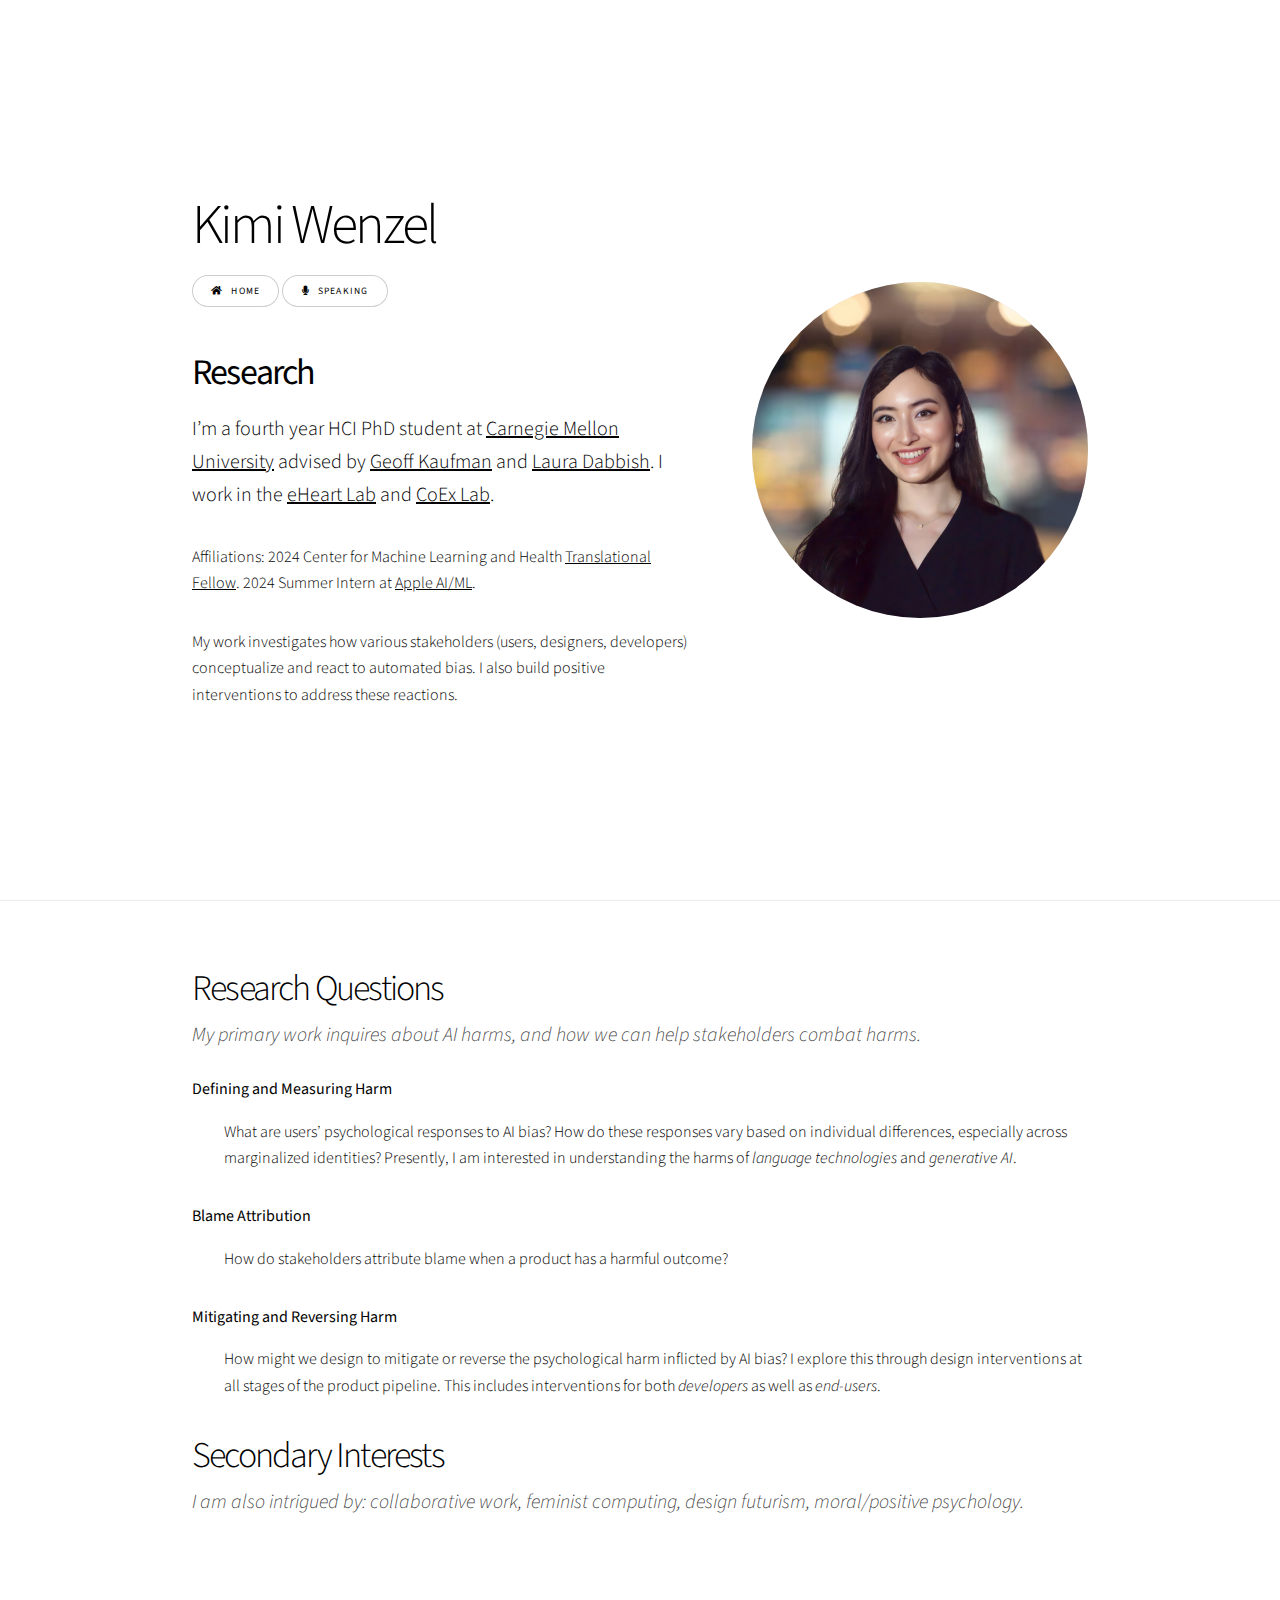
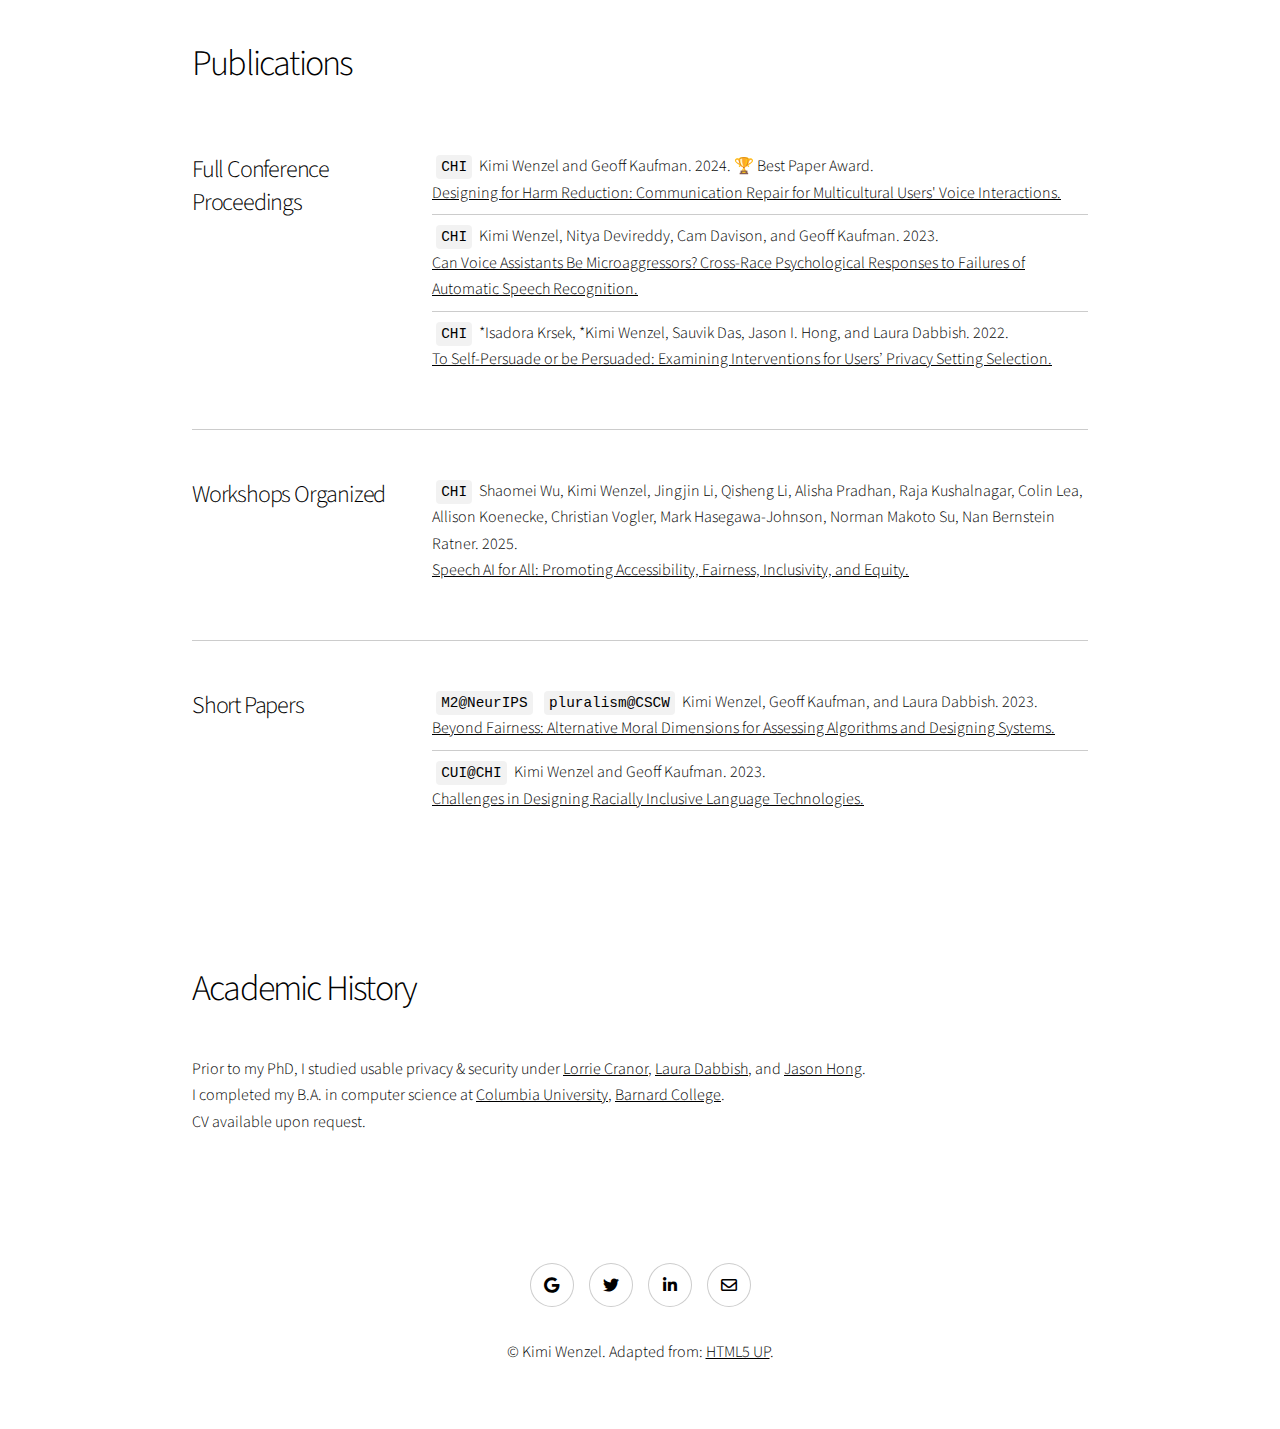
<file: research.html>
<!DOCTYPE HTML>
<!--
	Story by HTML5 UP
	html5up.net | @ajlkn
	Free for personal and commercial use under the CCA 3.0 license (html5up.net/license)

	Note: Only needed for demo purposes. Delete for production sites.
-->
<html>
	<head>
		<title>Kimi Wenzel - Research</title>
		<meta charset="utf-8" />
		<meta name="viewport" content="width=device-width, initial-scale=1, user-scalable=no" />
		<link rel="stylesheet" href="assets/css/main.css" />
		<noscript><link rel="stylesheet" href="assets/css/noscript.css" /></noscript>
	</head>
	<body class="is-preload">

		<!-- Wrapper -->
			<div id="wrapper" class="divided">

				<!-- Banner -->
					<section class="banner style3 orient-left content-align-left image-position-right fullscreen onload-image-fade-in onload-content-fade-right">
						<div class="content">
							<h1>Kimi Wenzel</h1>
							<ul class="actions stacked">
								<li><a href="./index.html" class="button small icon solid fa-home">Home</a>  <a href="./speaking.html" class="button small icon solid fa-microphone">Speaking</a> </li>
							</ul>
							<h2><b>Research</b></h2>
							<p class="major">I’m a fourth year HCI PhD student at <a href="https://hcii.cmu.edu/" target="_blank">Carnegie Mellon University</a> advised by <a href="https://www.hcii.cmu.edu/people/geoff-kaufman" target="_blank">Geoff Kaufman</a> and <a href="http://www.lauradabbish.com/" target="_blank">Laura Dabbish</a>. I work in the <a href="https://cmu-eheart-lab.github.io/">eHeart Lab</a> and <a href="http://coexlab.com/">CoEx Lab</a>.</p>
							<p>Affiliations: 2024 Center for Machine Learning and Health <a href="https://www.cs.cmu.edu/cmlh/translational-fellows" target="_blank">Translational Fellow</a>. 2024 Summer Intern at <a href="https://machinelearning.apple.com/" target="_blank">Apple AI/ML</a>.
							<p>My work investigates how various stakeholders (users, designers, developers) conceptualize and react to automated bias. I also build positive interventions to address these reactions.</p>
						</div>
						<div class="image">
							<img src="images/kimi-kimi-2.jpg" alt="" />
						</div>
					</section>

					<section class="wrapper style1 align-left" id="RQ">
							<div class="inner">
								<!-- Research Questions -->
								<section>
									<header>
										<h2>Research Questions</h2>
										<p>My primary work inquires about AI harms, and how we can help stakeholders combat harms.</p>
									</header>
									<div class="content">
										<dl>
											<dt>Defining and Measuring Harm</dt>
											<dd>
												<p>What are users’ psychological responses to AI bias? How do these responses vary based on individual differences, especially across marginalized identities? Presently, I am interested in understanding the harms of <i>language technologies</i> and <i>generative AI</i>.</p>
											</dd>
											<dt>Blame Attribution</dt>
											<dd>
												<p>How do stakeholders attribute blame when a product has a harmful outcome?</p>
											</dd>
											<dt>Mitigating and Reversing Harm</dt>
											<dd>
												<p>How might we design to mitigate or reverse the psychological harm inflicted by AI bias? I explore this through design interventions at all stages of the product pipeline. This includes interventions for both <i>developers</i> as well as <i>end-users</i>.</p>
											</dd>
										</dl>
									</div>
									<header>
										<h2>Secondary Interests</h2>
										<p>I am also intrigued by: collaborative work, feminist computing, design futurism, moral/positive psychology.</p>
									</header>
								</section>
							</div>

				<!-- Additional Elements -->
					<section class="wrapper style1 align-left">
						<div class="inner">
							<h2>Publications</h2>
							<div class="index align-left">

								<!-- Conference -->
								<section>
									<header>
										<h3>Full Conference Proceedings</h3>
									</header>
									<div class="content">
										<ul class="alt">
											<li><code>CHI</code> Kimi Wenzel and Geoff Kaufman. 2024. 🏆 Best Paper Award. <br><a href="https://doi.org/10.1145/3613904.3642900" target="_blank">Designing for Harm Reduction: Communication Repair for Multicultural Users' Voice Interactions.</a></li>
											<li><code>CHI</code> Kimi Wenzel, Nitya Devireddy, Cam Davison, and Geoff Kaufman. 2023. <br><a href="https://doi.org/10.1145/3544548.3581357" target="_blank">Can Voice Assistants Be Microaggressors? Cross-Race Psychological Responses to Failures of Automatic Speech Recognition.</a></li>
											<li><code>CHI</code> *Isadora Krsek, *Kimi Wenzel, Sauvik Das, Jason I. Hong, and Laura Dabbish. 2022. <br><a href="https://doi.org/10.1145/3491102.3502009" target="_blank">To Self-Persuade or be Persuaded: Examining Interventions for Users’ Privacy Setting Selection.</a></li>
										</ul>
									</div>
								</section>

								<!-- Workshop Organized -->
								<section>
									<header>
										<h3>Workshops Organized</h3>
									</header>
									<div class="content">
										<ul class="alt">
											<li><code>CHI</code> Shaomei Wu, Kimi Wenzel, Jingjin Li, Qisheng Li, Alisha Pradhan, Raja Kushalnagar, Colin Lea, Allison Koenecke, Christian Vogler, Mark Hasegawa-Johnson, Norman Makoto Su, Nan Bernstein Ratner. 2025. <br><a href="https://www.shaomei.info/pdfs/CHI25_Speech_AI_workshop.pdf" target="_blank">Speech AI for All: Promoting Accessibility, Fairness, Inclusivity, and Equity.</a></li>
										</ul>
									</div>
								</section>
								
								<!-- Workshop -->
								<section>
									<header>
										<h3>Short Papers</h3>
									</header>
									<div class="content">
										<ul class="alt">
											<li><code>M2@NeurIPS</code> <code>pluralism@CSCW</code> Kimi Wenzel, Geoff Kaufman, and Laura Dabbish. 2023. <br><a href="https://arxiv.org/pdf/2312.12559.pdf" target="_blank">Beyond Fairness: Alternative Moral Dimensions for Assessing Algorithms and Designing Systems.</a></li>
											<li><code>CUI@CHI</code> Kimi Wenzel and Geoff Kaufman. 2023. <br><a href="https://arxiv.org/pdf/2303.13546.pdf" target="_blank">Challenges in Designing Racially Inclusive Language Technologies.</a></li>
										</ul>
									</div>
								</section>

						</div>
					</section>

					<section class="wrapper style1 align-left">
						<div class="inner">
							<!-- Academic History -->
							<section>
								<header>
									<h2>Academic History</h2>
								</header>
								<div class="content">
									<br>Prior to my PhD, I studied usable privacy & security under <a href="https://lorrie.cranor.org/" target="_blank">Lorrie Cranor</a>, <a href="http://www.lauradabbish.com/" target="_blank">Laura Dabbish</a>, and <a href="https://www.cs.cmu.edu/~jasonh/" target="_blank">Jason Hong</a>.
									<br>I completed my B.A. in computer science at <a href="https://www.columbia.edu/" target="_blank">Columbia University</a>, <a href="https://www.barnard.edu/" target="_blank">Barnard College</a>.
									<br>CV available upon request.</p>										
								</div>
							</section>
						</div>

				<!-- Footer -->
					<footer class="wrapper style1 align-center">
						<div class="inner">
							<ul class="icons">
								<li><a href="https://scholar.google.com/citations?user=z-9xGHgAAAAJ&hl=en" class="icon brands style2 fa-google" target="_blank"><span class="label">Scholar</span></a></li>
								<li><a href="https://twitter.com/kimiwenzel" class="icon brands style2 fa-twitter"><span class="label" target="_blank">Twitter</span></a></li>
								<li><a href="https://www.linkedin.com/in/kimiwenzel/" class="icon brands style2 fa-linkedin-in" target="_blank"><span class="label">LinkedIn</span></a></li>
								<li><a href="mailto:kwenzel@cs.cmu.edu" class="icon style2 fa-envelope"><span class="label">Email</span></a></li>
							</ul>
							<p>&copy; Kimi Wenzel. Adapted from: <a href="https://html5up.net" target="_blank">HTML5 UP</a>.</p>
						</div>
					</footer>

			</div>

		<!-- Scripts -->
			<script src="assets/js/jquery.min.js"></script>
			<script src="assets/js/jquery.scrollex.min.js"></script>
			<script src="assets/js/jquery.scrolly.min.js"></script>
			<script src="assets/js/browser.min.js"></script>
			<script src="assets/js/breakpoints.min.js"></script>
			<script src="assets/js/util.js"></script>
			<script src="assets/js/main.js"></script>

	</body>
</html>
</file>
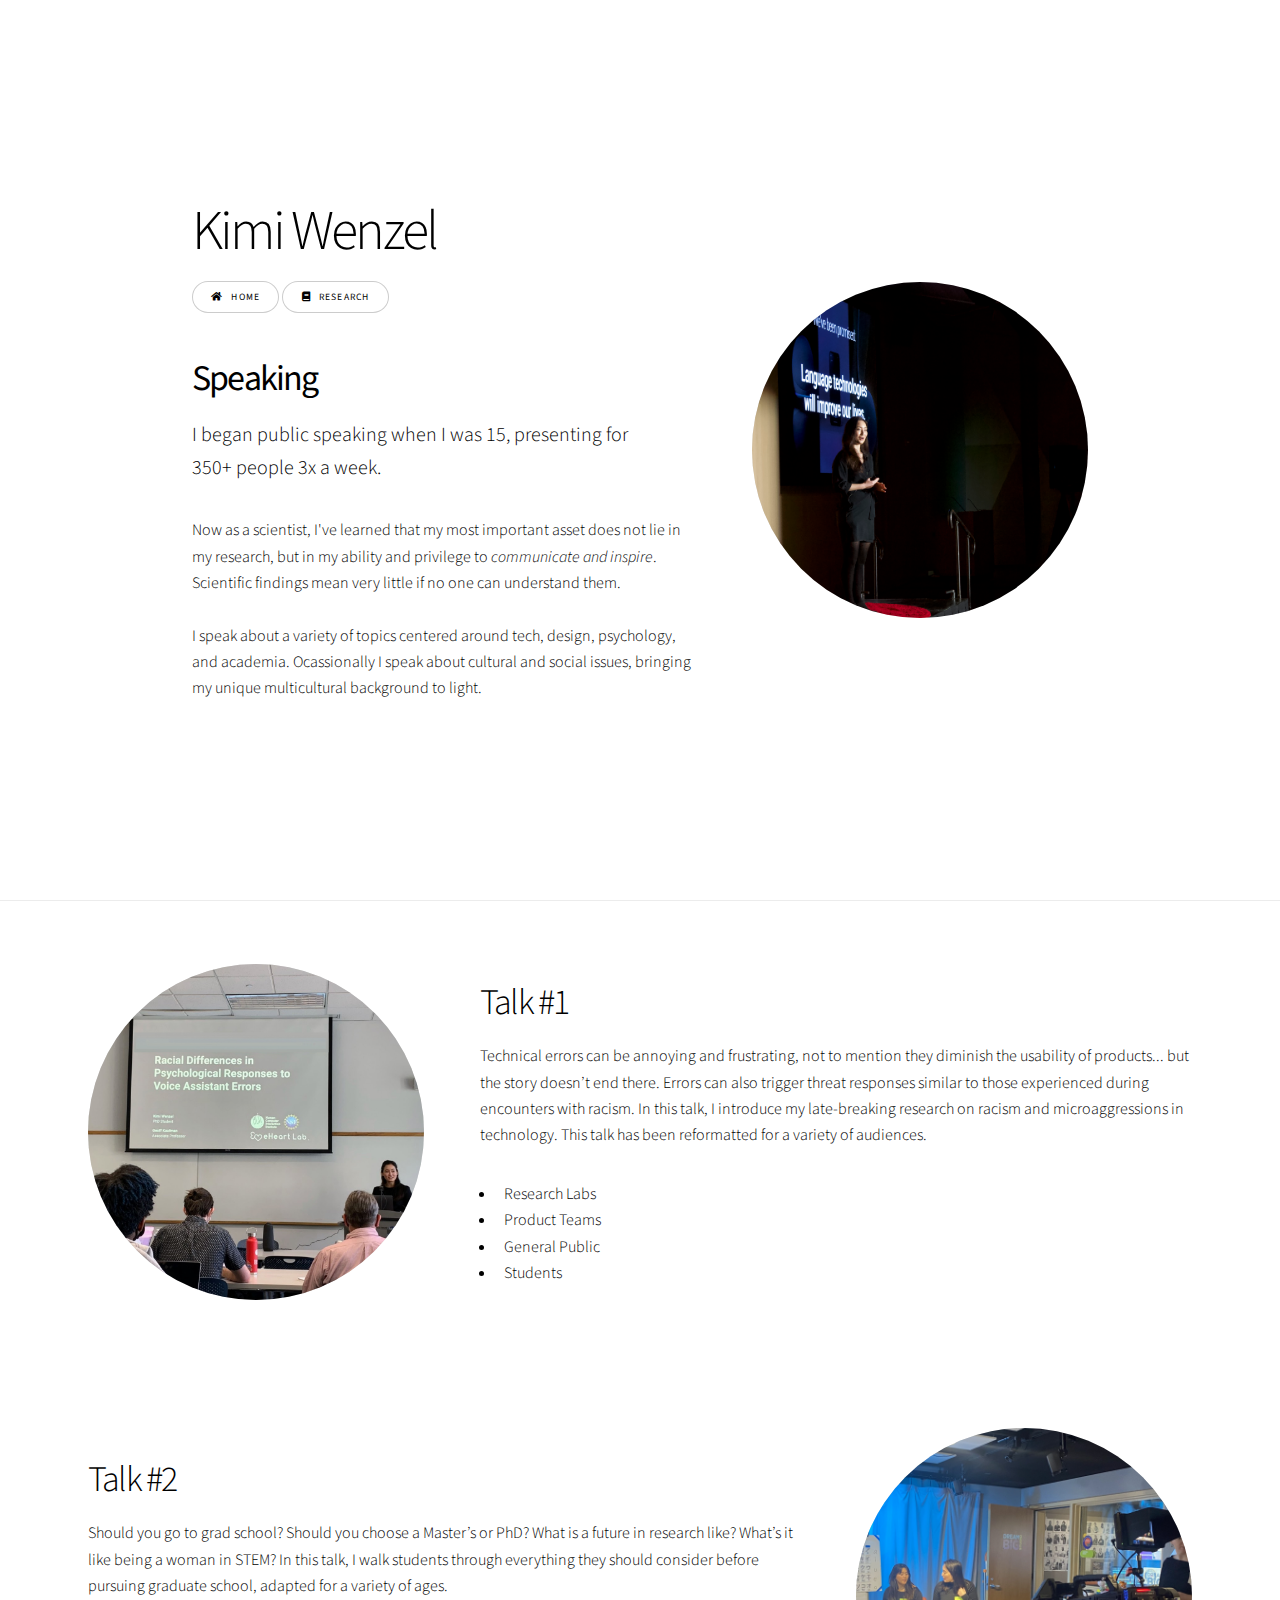
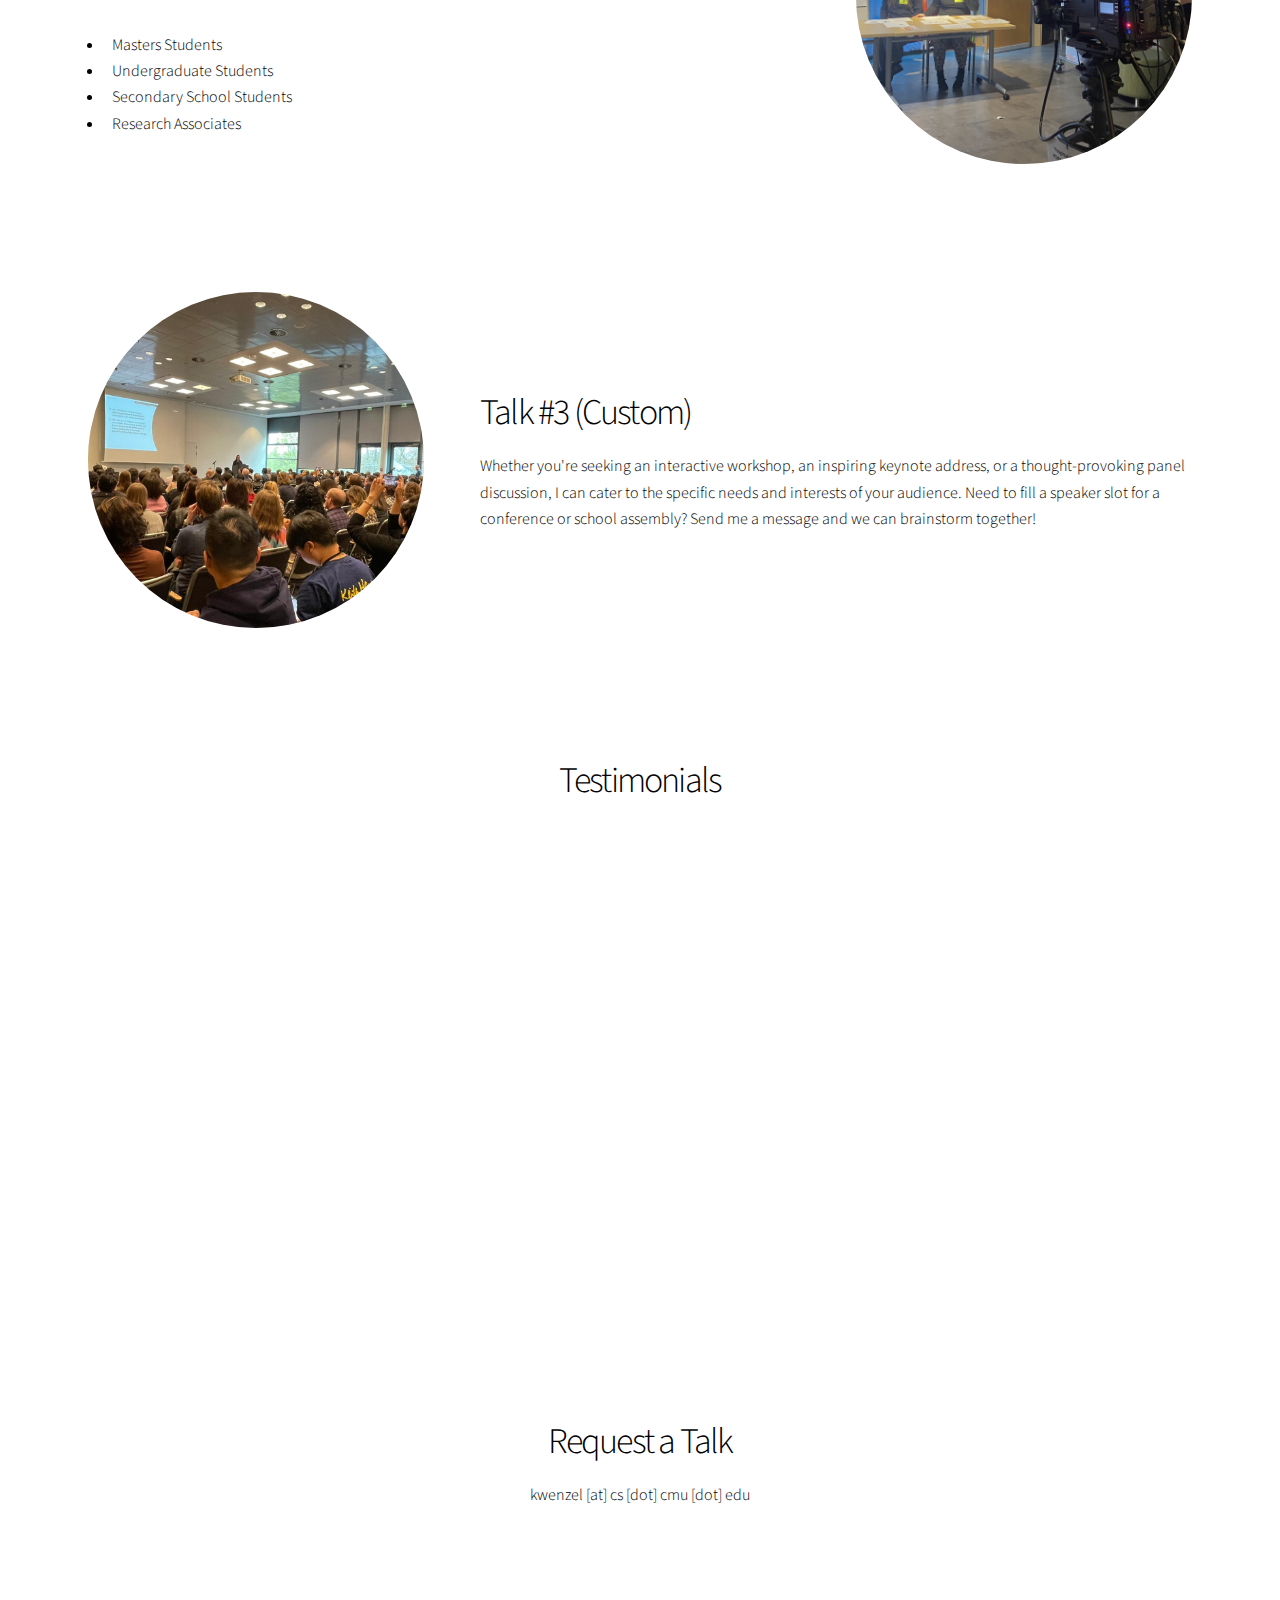
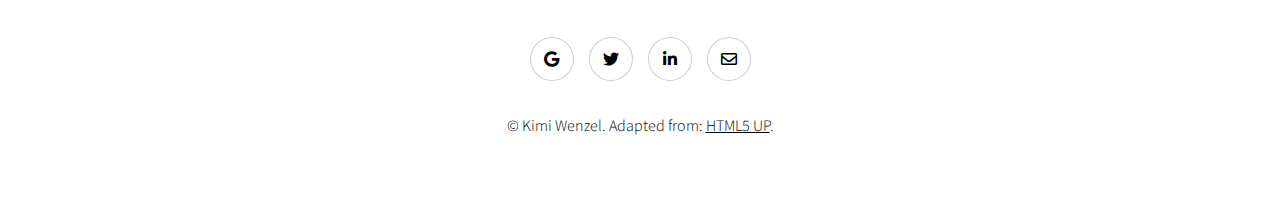
<file: speaking.html>
<!DOCTYPE HTML>
<!--
	Story by HTML5 UP
	html5up.net | @ajlkn
	Free for personal and commercial use under the CCA 3.0 license (html5up.net/license)

	Note: Only needed for demo purposes. Delete for production sites.
-->
<html>
	<head>
		<title>Kimi Wenzel - Speaking</title>
		<meta charset="utf-8" />
		<meta name="viewport" content="width=device-width, initial-scale=1, user-scalable=no" />
		<link rel="stylesheet" href="assets/css/main.css" />
		<noscript><link rel="stylesheet" href="assets/css/noscript.css" /></noscript>
	</head>
	<body class="is-preload">

		<!-- Wrapper -->
			<div id="wrapper" class="divided">

				<!-- Banner -->
					<section class="banner style3 orient-left content-align-left image-position-right fullscreen onload-image-fade-in onload-content-fade-right">
						<div class="content">
							<h1>Kimi Wenzel</h1>
							<ul class="actions stacked">
								<li><a href="./index.html" class="button small icon solid fa-home">Home</a>  <a href="./research.html" class="button small icon solid fa-book">Research</a> </li>
							</ul>
							<h2><b>Speaking</b></h2>
							<p class="major">I began public speaking when I was 15, presenting for<br> 350+ people 3x a week.</p>
							<p>Now as a scientist, I've learned that my most important asset does not lie in my research, but in my ability and privilege to <i>communicate and inspire</i>. Scientific findings mean very little if no one can understand them. <br><br>I speak about a variety of topics centered around tech, design, psychology, and academia. Ocassionally I speak about cultural and social issues, bringing my unique multicultural background to light.</p>
						</div>
						<div class="image">
							<img src="images/kimi-tedx2.jpg" alt="" />
						</div>
					</section>

					<section class="wrapper style1 align-left" id="RQ">

				<!-- Spotlight -->
					<section class="spotlight style2 orient-right content-align-left image-position-center onscroll-image-fade-in" id="first">
						<div class="content">
							<h2>Talk #1</h2>
							<p>Technical errors can be annoying and frustrating, not to mention they diminish the usability of products... but the story doesn’t end there. Errors can also trigger threat responses similar to those experienced during encounters with racism. In this talk, I introduce my late-breaking research on racism and microaggressions in technology. This talk has been reformatted for a variety of audiences.</p>
							<ul>
								<li>Research Labs</li>
								<li>Product Teams</li>
								<li>General Public</li>
								<li>Students</li>
							</ul>
						</div>
						<div class="image">
							<img src="images/comm.jpg" alt="" />
						</div>
					</section>

				<!-- Spotlight -->
					<section class="spotlight style2 orient-left content-align-left image-position-center onscroll-image-fade-in">
						<div class="content">
							<h2>Talk #2</h2>
							<p>Should you go to grad school? Should you choose a Master’s or PhD? What is a future in research like? What’s it like being a woman in STEM? In this talk, I walk students through everything they should consider before pursuing graduate school, adapted for a variety of ages.</p>
							<ul>
								<li>Masters Students</li>
								<li>Undergraduate Students</li>
								<li>Secondary School Students</li>
								<li>Research Associates</li>
							</ul>
						</div>
						<div class="image">
							<img src="images/dreambig.jpg" alt="" />
						</div>
					</section>

				<!-- Spotlight -->
					<section class="spotlight style2 orient-right content-align-left image-position-center onscroll-image-fade-in">
						<div class="content">
							<h2>Talk #3 (Custom)</h2>
							<p>Whether you're seeking an interactive workshop, an inspiring keynote address, or a thought-provoking panel discussion, I can cater to the specific needs and interests of your audience. Need to fill a speaker slot for a conference or school assembly? Send me a message and we can brainstorm together!</p>
						</div>
						<div class="image">
							<img src="images/talk1.jpg" alt="" />
						</div>
					</section>

				<!-- Items -->
					<section class="wrapper style1 align-center">
						<div class="inner">
							<h2>Testimonials</h2>
							<div class="items style3 big onscroll-fade-in">
								<section>
									<span class="icon solid style2 major fa-quote-left"></span>
									<h3>Kimi's TEDx talk was extremely powerful...Her expertise on the topic was clear and I often find myself thinking back to the message she delivered.</h3>
									<p>TEDx Organizer.</p>
								</section>
								<section>
								<section>
									<span class="icon solid style2 major fa-quote-left"></span>
									<h3><i>This</i> is how research should be communicated.</h3>
									<p>TEDx Attendee.</p>
								</section>
								<section>
									<span class="icon solid style2 major fa-quote-left"></span>
									<h3>The most relevant talk at the conference.</h3>
									<p>CHI 2023 Attendee.</p>
								</section>
							</div>
						</div>
					</section>

				<!-- Form -->
				<section class="wrapper style1 align-center">
					<div class="inner medium">
						<h2>Request a Talk</h2>
						<p>kwenzel [at] cs [dot] cmu [dot] edu</p>
					</div>
				</section>



				<!-- Footer -->
					<footer class="wrapper style1 align-center">
						<div class="inner">
							<ul class="icons">
								<li><a href="https://scholar.google.com/citations?user=z-9xGHgAAAAJ&hl=en" class="icon brands style2 fa-google" target="_blank"><span class="label">Scholar</span></a></li>
								<li><a href="https://twitter.com/kimiwenzel" class="icon brands style2 fa-twitter"><span class="label" target="_blank">Twitter</span></a></li>
								<li><a href="https://www.linkedin.com/in/kimiwenzel/" class="icon brands style2 fa-linkedin-in" target="_blank"><span class="label">LinkedIn</span></a></li>
								<li><a href="mailto:kwenzel@cs.cmu.edu" class="icon style2 fa-envelope"><span class="label" target="_blank">Email</span></a></li>
							</ul>
							<p>&copy; Kimi Wenzel. Adapted from: <a href="https://html5up.net" target="_blank">HTML5 UP</a>.</p>
						</div>
					</footer>

			</div>

		<!-- Scripts -->
			<script src="assets/js/jquery.min.js"></script>
			<script src="assets/js/jquery.scrollex.min.js"></script>
			<script src="assets/js/jquery.scrolly.min.js"></script>
			<script src="assets/js/browser.min.js"></script>
			<script src="assets/js/breakpoints.min.js"></script>
			<script src="assets/js/util.js"></script>
			<script src="assets/js/main.js"></script>

	</body>
</html>
</file>
<file: assets/css/noscript.css>
/*
	Story by HTML5 UP
	html5up.net | @ajlkn
	Free for personal and commercial use under the CCA 3.0 license (html5up.net/license)
*/

/* Banner (transitions) */

	.banner.onload-content-fade-up .content {
		-moz-transition: none;
		-webkit-transition: none;
		-ms-transition: none;
		transition: none;
	}

	body.is-preload .banner.onload-content-fade-up .content {
		-moz-transform: none;
		-webkit-transform: none;
		-ms-transform: none;
		transform: none;
		opacity: 1;
	}

	.banner.onload-content-fade-down .content {
		-moz-transition: none;
		-webkit-transition: none;
		-ms-transition: none;
		transition: none;
	}

	body.is-preload .banner.onload-content-fade-down .content {
		-moz-transform: none;
		-webkit-transform: none;
		-ms-transform: none;
		transform: none;
		opacity: 1;
	}

	.banner.onload-content-fade-left .content {
		-moz-transition: none;
		-webkit-transition: none;
		-ms-transition: none;
		transition: none;
	}

	body.is-preload .banner.onload-content-fade-left .content {
		-moz-transform: none;
		-webkit-transform: none;
		-ms-transform: none;
		transform: none;
		opacity: 1;
	}

	.banner.onload-content-fade-right .content {
		-moz-transition: none;
		-webkit-transition: none;
		-ms-transition: none;
		transition: none;
	}

	body.is-preload .banner.onload-content-fade-right .content {
		-moz-transform: none;
		-webkit-transform: none;
		-ms-transform: none;
		transform: none;
		opacity: 1;
	}

	.banner.onload-content-fade-in .content {
		-moz-transition: none;
		-webkit-transition: none;
		-ms-transition: none;
		transition: none;
	}

	body.is-preload .banner.onload-content-fade-in .content {
		-moz-transform: none;
		-webkit-transform: none;
		-ms-transform: none;
		transform: none;
		opacity: 1;
	}

	.banner.onload-image-fade-up .image {
		-moz-transition: none;
		-webkit-transition: none;
		-ms-transition: none;
		transition: none;
	}

		.banner.onload-image-fade-up .image img {
			-moz-transition: none;
			-webkit-transition: none;
			-ms-transition: none;
			transition: none;
		}

	body.is-preload .banner.onload-image-fade-up .image {
		-moz-transform: none;
		-webkit-transform: none;
		-ms-transform: none;
		transform: none;
		opacity: 1;
	}

		body.is-preload .banner.onload-image-fade-up .image img {
			opacity: 1;
		}

	.banner.onload-image-fade-down .image {
		-moz-transition: none;
		-webkit-transition: none;
		-ms-transition: none;
		transition: none;
	}

		.banner.onload-image-fade-down .image img {
			-moz-transition: none;
			-webkit-transition: none;
			-ms-transition: none;
			transition: none;
		}

	body.is-preload .banner.onload-image-fade-down .image {
		-moz-transform: none;
		-webkit-transform: none;
		-ms-transform: none;
		transform: none;
		opacity: 1;
	}

		body.is-preload .banner.onload-image-fade-down .image img {
			opacity: 1;
		}

	.banner.onload-image-fade-left .image {
		-moz-transition: none;
		-webkit-transition: none;
		-ms-transition: none;
		transition: none;
	}

		.banner.onload-image-fade-left .image img {
			-moz-transition: none;
			-webkit-transition: none;
			-ms-transition: none;
			transition: none;
		}

	body.is-preload .banner.onload-image-fade-left .image {
		-moz-transform: none;
		-webkit-transform: none;
		-ms-transform: none;
		transform: none;
		opacity: 1;
	}

		body.is-preload .banner.onload-image-fade-left .image img {
			opacity: 1;
		}

	.banner.onload-image-fade-right .image {
		-moz-transition: none;
		-webkit-transition: none;
		-ms-transition: none;
		transition: none;
	}

		.banner.onload-image-fade-right .image img {
			-moz-transition: none;
			-webkit-transition: none;
			-ms-transition: none;
			transition: none;
		}

	body.is-preload .banner.onload-image-fade-right .image {
		-moz-transform: none;
		-webkit-transform: none;
		-ms-transform: none;
		transform: none;
		opacity: 1;
	}

		body.is-preload .banner.onload-image-fade-right .image img {
			opacity: 1;
		}

	.banner.onload-image-fade-in .image img {
		-moz-transition: none;
		-webkit-transition: none;
		-ms-transition: none;
		transition: none;
	}

	body.is-preload .banner.onload-image-fade-in .image img {
		opacity: 1;
	}

	.banner.onscroll-content-fade-up .content {
		-moz-transition: none;
		-webkit-transition: none;
		-ms-transition: none;
		transition: none;
	}

	.banner.onscroll-content-fade-up.is-inactive .content {
		-moz-transform: none;
		-webkit-transform: none;
		-ms-transform: none;
		transform: none;
		opacity: 1;
	}

	.banner.onscroll-content-fade-down .content {
		-moz-transition: none;
		-webkit-transition: none;
		-ms-transition: none;
		transition: none;
	}

	.banner.onscroll-content-fade-down.is-inactive .content {
		-moz-transform: none;
		-webkit-transform: none;
		-ms-transform: none;
		transform: none;
		opacity: 1;
	}

	.banner.onscroll-content-fade-left .content {
		-moz-transition: none;
		-webkit-transition: none;
		-ms-transition: none;
		transition: none;
	}

	.banner.onscroll-content-fade-left.is-inactive .content {
		-moz-transform: none;
		-webkit-transform: none;
		-ms-transform: none;
		transform: none;
		opacity: 1;
	}

	.banner.onscroll-content-fade-right .content {
		-moz-transition: none;
		-webkit-transition: none;
		-ms-transition: none;
		transition: none;
	}

	.banner.onscroll-content-fade-right.is-inactive .content {
		-moz-transform: none;
		-webkit-transform: none;
		-ms-transform: none;
		transform: none;
		opacity: 1;
	}

	.banner.onscroll-content-fade-in .content {
		-moz-transition: none;
		-webkit-transition: none;
		-ms-transition: none;
		transition: none;
	}

	.banner.onscroll-content-fade-in.is-inactive .content {
		-moz-transform: none;
		-webkit-transform: none;
		-ms-transform: none;
		transform: none;
		opacity: 1;
	}

	.banner.onscroll-image-fade-up .image {
		-moz-transition: none;
		-webkit-transition: none;
		-ms-transition: none;
		transition: none;
	}

		.banner.onscroll-image-fade-up .image img {
			-moz-transition: none;
			-webkit-transition: none;
			-ms-transition: none;
			transition: none;
		}

	.banner.onscroll-image-fade-up.is-inactive .image {
		-moz-transform: none;
		-webkit-transform: none;
		-ms-transform: none;
		transform: none;
		opacity: 1;
	}

		.banner.onscroll-image-fade-up.is-inactive .image img {
			opacity: 1;
		}

	.banner.onscroll-image-fade-down .image {
		-moz-transition: none;
		-webkit-transition: none;
		-ms-transition: none;
		transition: none;
	}

		.banner.onscroll-image-fade-down .image img {
			-moz-transition: none;
			-webkit-transition: none;
			-ms-transition: none;
			transition: none;
		}

	.banner.onscroll-image-fade-down.is-inactive .image {
		-moz-transform: none;
		-webkit-transform: none;
		-ms-transform: none;
		transform: none;
		opacity: 1;
	}

		.banner.onscroll-image-fade-down.is-inactive .image img {
			opacity: 1;
		}

	.banner.onscroll-image-fade-left .image {
		-moz-transition: none;
		-webkit-transition: none;
		-ms-transition: none;
		transition: none;
	}

		.banner.onscroll-image-fade-left .image img {
			-moz-transition: none;
			-webkit-transition: none;
			-ms-transition: none;
			transition: none;
		}

	.banner.onscroll-image-fade-left.is-inactive .image {
		-moz-transform: none;
		-webkit-transform: none;
		-ms-transform: none;
		transform: none;
		opacity: 1;
	}

		.banner.onscroll-image-fade-left.is-inactive .image img {
			opacity: 1;
		}

	.banner.onscroll-image-fade-right .image {
		-moz-transition: none;
		-webkit-transition: none;
		-ms-transition: none;
		transition: none;
	}

		.banner.onscroll-image-fade-right .image img {
			-moz-transition: none;
			-webkit-transition: none;
			-ms-transition: none;
			transition: none;
		}

	.banner.onscroll-image-fade-right.is-inactive .image {
		-moz-transform: none;
		-webkit-transform: none;
		-ms-transform: none;
		transform: none;
		opacity: 1;
	}

		.banner.onscroll-image-fade-right.is-inactive .image img {
			opacity: 1;
		}

	.banner.onscroll-image-fade-in .image img {
		-moz-transition: none;
		-webkit-transition: none;
		-ms-transition: none;
		transition: none;
	}

	.banner.onscroll-image-fade-in.is-inactive .image img {
		opacity: 1;
	}
</file>
<file: assets/css/main.css>
@import url(fontawesome-all.min.css);
@import url("https://fonts.googleapis.com/css?family=Source+Sans+Pro:300,300i,400,400i");

/*
	Story by HTML5 UP
	html5up.net | @ajlkn
	Free for personal and commercial use under the CCA 3.0 license (html5up.net/license)
*/

html, body, div, span, applet, object,
iframe, h1, h2, h3, h4, h5, h6, p, blockquote,
pre, a, abbr, acronym, address, big, cite,
code, del, dfn, em, img, ins, kbd, q, s, samp,
small, strike, strong, sub, sup, tt, var, b,
u, i, center, dl, dt, dd, ol, ul, li, fieldset,
form, label, legend, table, caption, tbody,
tfoot, thead, tr, th, td, article, aside,
canvas, details, embed, figure, figcaption,
footer, header, hgroup, menu, nav, output, ruby,
section, summary, time, mark, audio, video {
	margin: 0;
	padding: 0;
	border: 0;
	font-size: 100%;
	font: inherit;
	vertical-align: baseline;}

article, aside, details, figcaption, figure,
footer, header, hgroup, menu, nav, section {
	display: block;}

body {
	line-height: 1;
}

ol, ul {
	list-style: none;
}

blockquote, q {
	quotes: none;
}

	blockquote:before, blockquote:after, q:before, q:after {
		content: '';
		content: none;
	}

table {
	border-collapse: collapse;
	border-spacing: 0;
}

body {
	-webkit-text-size-adjust: none;
}

mark {
	background-color: transparent;
	color: inherit;
}

input::-moz-focus-inner {
	border: 0;
	padding: 0;
}

input, select, textarea {
	-moz-appearance: none;
	-webkit-appearance: none;
	-ms-appearance: none;
	appearance: none;
}

/* Basic */

	@-ms-viewport {
		width: device-width;
	}

	body {
		-ms-overflow-style: scrollbar;
	}

	@media screen and (max-width: 480px) {

		html, body {
			min-width: 320px;
		}

	}

	html {
		box-sizing: border-box;
	}

	*, *:before, *:after {
		box-sizing: inherit;
	}

	body {
		background: #ffffff;
	}

		body.is-preload *, body.is-preload *:before, body.is-preload *:after {
			-moz-animation: none !important;
			-webkit-animation: none !important;
			-ms-animation: none !important;
			animation: none !important;
			-moz-transition: none !important;
			-webkit-transition: none !important;
			-ms-transition: none !important;
			transition: none !important;
		}

/* Type */

	html {
		font-size: 18pt;
	}

		@media screen and (max-width: 1680px) {

			html {
				font-size: 14pt;
			}

		}

		@media screen and (max-width: 1280px) {

			html {
				font-size: 12pt;
			}

		}

		@media screen and (max-width: 736px) {

			html {
				font-size: 11pt;
			}

		}

		@media screen and (max-width: 360px) {

			html {
				font-size: 10pt;
			}

		}

	body {
		background-color: #ffffff;
		color: #000000;
	}

	body, input, select, textarea {
		font-family: "Source Sans Pro", Helvetica, sans-serif;
		font-size: 1rem;
		font-weight: 300;
		line-height: 1.65;
	}

	a {
		-moz-transition: color 0.2s ease-in-out;
		-webkit-transition: color 0.2s ease-in-out;
		-ms-transition: color 0.2s ease-in-out;
		transition: color 0.2s ease-in-out;
		text-decoration: underline;
	}

		a:hover {
			text-decoration: none;
		}

	strong, b {
		font-weight: 400;
	}

	em, i {
		font-style: italic;
	}

	p {
		margin: 0 0 2rem 0;
	}

		p.major {
			font-size: 1.25rem;
		}

	h1, h2, h3, h4, h5, h6 {
		font-weight: 300;
		line-height: 1.375;
		letter-spacing: -0.05em;
		margin: 0 0 1rem 0;
	}

		h1 a, h2 a, h3 a, h4 a, h5 a, h6 a {
			color: inherit;
			text-decoration: none;
		}

	h1 {
		font-size: 3.5rem;
		line-height: 1.2;
	}

	h2 {
		font-size: 2.25rem;
	}

	h3 {
		font-size: 1.5rem;
	}

	h4 {
		font-size: 1.1rem;
	}

	h5 {
		font-size: 0.9rem;
	}

	h6 {
		font-size: 0.7rem;
	}

	sub {
		font-size: 0.8rem;
		position: relative;
		top: 0.5rem;
	}

	sup {
		font-size: 0.8rem;
		position: relative;
		top: -0.5rem;
	}

	blockquote {
		border-left: solid 4px;
		font-style: italic;
		margin: 0 0 2rem 0;
		padding: 0.5rem 0 0.5rem 2rem;
	}

	code {
		border-radius: 4px;
		font-family: "Courier New", monospace;
		font-size: 0.9em;
		margin: 0 0.25rem;
		padding: 0.25rem 0.325rem;
	}

	pre {
		-webkit-overflow-scrolling: touch;
		font-family: "Courier New", monospace;
		font-size: 0.9em;
		margin: 0 0 2rem 0;
	}

		pre code {
			display: block;
			line-height: 1.5;
			padding: 0.75rem 1rem;
			overflow-x: auto;
		}

	hr {
		border: 0;
		border-bottom: solid 1px;
		margin: 2.5rem 0;
	}

		hr.major {
			margin: 3.5rem 0;
		}

	.align-left {
		text-align: left;
	}

	.align-center {
		text-align: center;
	}

	.align-right {
		text-align: right;
	}

	@media screen and (max-width: 736px) {

		p.major {
			font-size: 1.1rem;
		}

		h1 {
			font-size: 2.5rem;
		}

		h2 {
			font-size: 2rem;
		}

		h3 {
			font-size: 1.25rem;
		}

		h4 {
			font-size: 1rem;
		}

	}

	input, select, textarea {
		color: #000000;
	}

	a {
		color: #000000;
	}

		a:hover {
			color: #47D3E5;
		}

	strong, b {
		color: #000000;
	}

	h1, h2, h3, h4, h5, h6 {
		color: #000000;
	}

	blockquote {
		border-left-color: rgba(0, 0, 0, 0.2);
	}

	code {
		background: rgba(0, 0, 0, 0.05);
		border-color: rgba(0, 0, 0, 0.2);
	}

	hr {
		border-bottom-color: rgba(0, 0, 0, 0.2);
	}

/* Row */

	.row {
		display: flex;
		flex-wrap: wrap;
		box-sizing: border-box;
		align-items: stretch;
	}

		.row > * {
			box-sizing: border-box;
		}

		.row.gtr-uniform > * > :last-child {
			margin-bottom: 0;
		}

		.row.aln-left {
			justify-content: flex-start;
		}

		.row.aln-center {
			justify-content: center;
		}

		.row.aln-right {
			justify-content: flex-end;
		}

		.row.aln-top {
			align-items: flex-start;
		}

		.row.aln-middle {
			align-items: center;
		}

		.row.aln-bottom {
			align-items: flex-end;
		}

		.row > .imp {
			order: -1;
		}

		.row > .col-1 {
			width: 8.33333%;
		}

		.row > .off-1 {
			margin-left: 8.33333%;
		}

		.row > .col-2 {
			width: 16.66667%;
		}

		.row > .off-2 {
			margin-left: 16.66667%;
		}

		.row > .col-3 {
			width: 25%;
		}

		.row > .off-3 {
			margin-left: 25%;
		}

		.row > .col-4 {
			width: 33.33333%;
		}

		.row > .off-4 {
			margin-left: 33.33333%;
		}

		.row > .col-5 {
			width: 41.66667%;
		}

		.row > .off-5 {
			margin-left: 41.66667%;
		}

		.row > .col-6 {
			width: 50%;
		}

		.row > .off-6 {
			margin-left: 50%;
		}

		.row > .col-7 {
			width: 58.33333%;
		}

		.row > .off-7 {
			margin-left: 58.33333%;
		}

		.row > .col-8 {
			width: 66.66667%;
		}

		.row > .off-8 {
			margin-left: 66.66667%;
		}

		.row > .col-9 {
			width: 75%;
		}

		.row > .off-9 {
			margin-left: 75%;
		}

		.row > .col-10 {
			width: 83.33333%;
		}

		.row > .off-10 {
			margin-left: 83.33333%;
		}

		.row > .col-11 {
			width: 91.66667%;
		}

		.row > .off-11 {
			margin-left: 91.66667%;
		}

		.row > .col-12 {
			width: 100%;
		}

		.row > .off-12 {
			margin-left: 100%;
		}

		.row.gtr-0 {
			margin-top: 0;
			margin-left: 0rem;
		}

			.row.gtr-0 > * {
				padding: 0 0 0 0rem;
			}

			.row.gtr-0.gtr-uniform {
				margin-top: 0rem;
			}

				.row.gtr-0.gtr-uniform > * {
					padding-top: 0rem;
				}

		.row.gtr-25 {
			margin-top: 0;
			margin-left: -0.5rem;
		}

			.row.gtr-25 > * {
				padding: 0 0 0 0.5rem;
			}

			.row.gtr-25.gtr-uniform {
				margin-top: -0.5rem;
			}

				.row.gtr-25.gtr-uniform > * {
					padding-top: 0.5rem;
				}

		.row.gtr-50 {
			margin-top: 0;
			margin-left: -1rem;
		}

			.row.gtr-50 > * {
				padding: 0 0 0 1rem;
			}

			.row.gtr-50.gtr-uniform {
				margin-top: -1rem;
			}

				.row.gtr-50.gtr-uniform > * {
					padding-top: 1rem;
				}

		.row {
			margin-top: 0;
			margin-left: -2rem;
		}

			.row > * {
				padding: 0 0 0 2rem;
			}

			.row.gtr-uniform {
				margin-top: -2rem;
			}

				.row.gtr-uniform > * {
					padding-top: 2rem;
				}

		.row.gtr-150 {
			margin-top: 0;
			margin-left: -3rem;
		}

			.row.gtr-150 > * {
				padding: 0 0 0 3rem;
			}

			.row.gtr-150.gtr-uniform {
				margin-top: -3rem;
			}

				.row.gtr-150.gtr-uniform > * {
					padding-top: 3rem;
				}

		.row.gtr-200 {
			margin-top: 0;
			margin-left: -4rem;
		}

			.row.gtr-200 > * {
				padding: 0 0 0 4rem;
			}

			.row.gtr-200.gtr-uniform {
				margin-top: -4rem;
			}

				.row.gtr-200.gtr-uniform > * {
					padding-top: 4rem;
				}

		@media screen and (max-width: 1680px) {

			.row {
				display: flex;
				flex-wrap: wrap;
				box-sizing: border-box;
				align-items: stretch;
			}

				.row > * {
					box-sizing: border-box;
				}

				.row.gtr-uniform > * > :last-child {
					margin-bottom: 0;
				}

				.row.aln-left {
					justify-content: flex-start;
				}

				.row.aln-center {
					justify-content: center;
				}

				.row.aln-right {
					justify-content: flex-end;
				}

				.row.aln-top {
					align-items: flex-start;
				}

				.row.aln-middle {
					align-items: center;
				}

				.row.aln-bottom {
					align-items: flex-end;
				}

				.row > .imp-xlarge {
					order: -1;
				}

				.row > .col-1-xlarge {
					width: 8.33333%;
				}

				.row > .off-1-xlarge {
					margin-left: 8.33333%;
				}

				.row > .col-2-xlarge {
					width: 16.66667%;
				}

				.row > .off-2-xlarge {
					margin-left: 16.66667%;
				}

				.row > .col-3-xlarge {
					width: 25%;
				}

				.row > .off-3-xlarge {
					margin-left: 25%;
				}

				.row > .col-4-xlarge {
					width: 33.33333%;
				}

				.row > .off-4-xlarge {
					margin-left: 33.33333%;
				}

				.row > .col-5-xlarge {
					width: 41.66667%;
				}

				.row > .off-5-xlarge {
					margin-left: 41.66667%;
				}

				.row > .col-6-xlarge {
					width: 50%;
				}

				.row > .off-6-xlarge {
					margin-left: 50%;
				}

				.row > .col-7-xlarge {
					width: 58.33333%;
				}

				.row > .off-7-xlarge {
					margin-left: 58.33333%;
				}

				.row > .col-8-xlarge {
					width: 66.66667%;
				}

				.row > .off-8-xlarge {
					margin-left: 66.66667%;
				}

				.row > .col-9-xlarge {
					width: 75%;
				}

				.row > .off-9-xlarge {
					margin-left: 75%;
				}

				.row > .col-10-xlarge {
					width: 83.33333%;
				}

				.row > .off-10-xlarge {
					margin-left: 83.33333%;
				}

				.row > .col-11-xlarge {
					width: 91.66667%;
				}

				.row > .off-11-xlarge {
					margin-left: 91.66667%;
				}

				.row > .col-12-xlarge {
					width: 100%;
				}

				.row > .off-12-xlarge {
					margin-left: 100%;
				}

				.row.gtr-0 {
					margin-top: 0;
					margin-left: 0rem;
				}

					.row.gtr-0 > * {
						padding: 0 0 0 0rem;
					}

					.row.gtr-0.gtr-uniform {
						margin-top: 0rem;
					}

						.row.gtr-0.gtr-uniform > * {
							padding-top: 0rem;
						}

				.row.gtr-25 {
					margin-top: 0;
					margin-left: -0.5rem;
				}

					.row.gtr-25 > * {
						padding: 0 0 0 0.5rem;
					}

					.row.gtr-25.gtr-uniform {
						margin-top: -0.5rem;
					}

						.row.gtr-25.gtr-uniform > * {
							padding-top: 0.5rem;
						}

				.row.gtr-50 {
					margin-top: 0;
					margin-left: -1rem;
				}

					.row.gtr-50 > * {
						padding: 0 0 0 1rem;
					}

					.row.gtr-50.gtr-uniform {
						margin-top: -1rem;
					}

						.row.gtr-50.gtr-uniform > * {
							padding-top: 1rem;
						}

				.row {
					margin-top: 0;
					margin-left: -2rem;
				}

					.row > * {
						padding: 0 0 0 2rem;
					}

					.row.gtr-uniform {
						margin-top: -2rem;
					}

						.row.gtr-uniform > * {
							padding-top: 2rem;
						}

				.row.gtr-150 {
					margin-top: 0;
					margin-left: -3rem;
				}

					.row.gtr-150 > * {
						padding: 0 0 0 3rem;
					}

					.row.gtr-150.gtr-uniform {
						margin-top: -3rem;
					}

						.row.gtr-150.gtr-uniform > * {
							padding-top: 3rem;
						}

				.row.gtr-200 {
					margin-top: 0;
					margin-left: -4rem;
				}

					.row.gtr-200 > * {
						padding: 0 0 0 4rem;
					}

					.row.gtr-200.gtr-uniform {
						margin-top: -4rem;
					}

						.row.gtr-200.gtr-uniform > * {
							padding-top: 4rem;
						}

		}

		@media screen and (max-width: 1280px) {

			.row {
				display: flex;
				flex-wrap: wrap;
				box-sizing: border-box;
				align-items: stretch;
			}

				.row > * {
					box-sizing: border-box;
				}

				.row.gtr-uniform > * > :last-child {
					margin-bottom: 0;
				}

				.row.aln-left {
					justify-content: flex-start;
				}

				.row.aln-center {
					justify-content: center;
				}

				.row.aln-right {
					justify-content: flex-end;
				}

				.row.aln-top {
					align-items: flex-start;
				}

				.row.aln-middle {
					align-items: center;
				}

				.row.aln-bottom {
					align-items: flex-end;
				}

				.row > .imp-large {
					order: -1;
				}

				.row > .col-1-large {
					width: 8.33333%;
				}

				.row > .off-1-large {
					margin-left: 8.33333%;
				}

				.row > .col-2-large {
					width: 16.66667%;
				}

				.row > .off-2-large {
					margin-left: 16.66667%;
				}

				.row > .col-3-large {
					width: 25%;
				}

				.row > .off-3-large {
					margin-left: 25%;
				}

				.row > .col-4-large {
					width: 33.33333%;
				}

				.row > .off-4-large {
					margin-left: 33.33333%;
				}

				.row > .col-5-large {
					width: 41.66667%;
				}

				.row > .off-5-large {
					margin-left: 41.66667%;
				}

				.row > .col-6-large {
					width: 50%;
				}

				.row > .off-6-large {
					margin-left: 50%;
				}

				.row > .col-7-large {
					width: 58.33333%;
				}

				.row > .off-7-large {
					margin-left: 58.33333%;
				}

				.row > .col-8-large {
					width: 66.66667%;
				}

				.row > .off-8-large {
					margin-left: 66.66667%;
				}

				.row > .col-9-large {
					width: 75%;
				}

				.row > .off-9-large {
					margin-left: 75%;
				}

				.row > .col-10-large {
					width: 83.33333%;
				}

				.row > .off-10-large {
					margin-left: 83.33333%;
				}

				.row > .col-11-large {
					width: 91.66667%;
				}

				.row > .off-11-large {
					margin-left: 91.66667%;
				}

				.row > .col-12-large {
					width: 100%;
				}

				.row > .off-12-large {
					margin-left: 100%;
				}

				.row.gtr-0 {
					margin-top: 0;
					margin-left: 0rem;
				}

					.row.gtr-0 > * {
						padding: 0 0 0 0rem;
					}

					.row.gtr-0.gtr-uniform {
						margin-top: 0rem;
					}

						.row.gtr-0.gtr-uniform > * {
							padding-top: 0rem;
						}

				.row.gtr-25 {
					margin-top: 0;
					margin-left: -0.5rem;
				}

					.row.gtr-25 > * {
						padding: 0 0 0 0.5rem;
					}

					.row.gtr-25.gtr-uniform {
						margin-top: -0.5rem;
					}

						.row.gtr-25.gtr-uniform > * {
							padding-top: 0.5rem;
						}

				.row.gtr-50 {
					margin-top: 0;
					margin-left: -1rem;
				}

					.row.gtr-50 > * {
						padding: 0 0 0 1rem;
					}

					.row.gtr-50.gtr-uniform {
						margin-top: -1rem;
					}

						.row.gtr-50.gtr-uniform > * {
							padding-top: 1rem;
						}

				.row {
					margin-top: 0;
					margin-left: -2rem;
				}

					.row > * {
						padding: 0 0 0 2rem;
					}

					.row.gtr-uniform {
						margin-top: -2rem;
					}

						.row.gtr-uniform > * {
							padding-top: 2rem;
						}

				.row.gtr-150 {
					margin-top: 0;
					margin-left: -3rem;
				}

					.row.gtr-150 > * {
						padding: 0 0 0 3rem;
					}

					.row.gtr-150.gtr-uniform {
						margin-top: -3rem;
					}

						.row.gtr-150.gtr-uniform > * {
							padding-top: 3rem;
						}

				.row.gtr-200 {
					margin-top: 0;
					margin-left: -4rem;
				}

					.row.gtr-200 > * {
						padding: 0 0 0 4rem;
					}

					.row.gtr-200.gtr-uniform {
						margin-top: -4rem;
					}

						.row.gtr-200.gtr-uniform > * {
							padding-top: 4rem;
						}

		}

		@media screen and (max-width: 980px) {

			.row {
				display: flex;
				flex-wrap: wrap;
				box-sizing: border-box;
				align-items: stretch;
			}

				.row > * {
					box-sizing: border-box;
				}

				.row.gtr-uniform > * > :last-child {
					margin-bottom: 0;
				}

				.row.aln-left {
					justify-content: flex-start;
				}

				.row.aln-center {
					justify-content: center;
				}

				.row.aln-right {
					justify-content: flex-end;
				}

				.row.aln-top {
					align-items: flex-start;
				}

				.row.aln-middle {
					align-items: center;
				}

				.row.aln-bottom {
					align-items: flex-end;
				}

				.row > .imp-medium {
					order: -1;
				}

				.row > .col-1-medium {
					width: 8.33333%;
				}

				.row > .off-1-medium {
					margin-left: 8.33333%;
				}

				.row > .col-2-medium {
					width: 16.66667%;
				}

				.row > .off-2-medium {
					margin-left: 16.66667%;
				}

				.row > .col-3-medium {
					width: 25%;
				}

				.row > .off-3-medium {
					margin-left: 25%;
				}

				.row > .col-4-medium {
					width: 33.33333%;
				}

				.row > .off-4-medium {
					margin-left: 33.33333%;
				}

				.row > .col-5-medium {
					width: 41.66667%;
				}

				.row > .off-5-medium {
					margin-left: 41.66667%;
				}

				.row > .col-6-medium {
					width: 50%;
				}

				.row > .off-6-medium {
					margin-left: 50%;
				}

				.row > .col-7-medium {
					width: 58.33333%;
				}

				.row > .off-7-medium {
					margin-left: 58.33333%;
				}

				.row > .col-8-medium {
					width: 66.66667%;
				}

				.row > .off-8-medium {
					margin-left: 66.66667%;
				}

				.row > .col-9-medium {
					width: 75%;
				}

				.row > .off-9-medium {
					margin-left: 75%;
				}

				.row > .col-10-medium {
					width: 83.33333%;
				}

				.row > .off-10-medium {
					margin-left: 83.33333%;
				}

				.row > .col-11-medium {
					width: 91.66667%;
				}

				.row > .off-11-medium {
					margin-left: 91.66667%;
				}

				.row > .col-12-medium {
					width: 100%;
				}

				.row > .off-12-medium {
					margin-left: 100%;
				}

				.row.gtr-0 {
					margin-top: 0;
					margin-left: 0rem;
				}

					.row.gtr-0 > * {
						padding: 0 0 0 0rem;
					}

					.row.gtr-0.gtr-uniform {
						margin-top: 0rem;
					}

						.row.gtr-0.gtr-uniform > * {
							padding-top: 0rem;
						}

				.row.gtr-25 {
					margin-top: 0;
					margin-left: -0.5rem;
				}

					.row.gtr-25 > * {
						padding: 0 0 0 0.5rem;
					}

					.row.gtr-25.gtr-uniform {
						margin-top: -0.5rem;
					}

						.row.gtr-25.gtr-uniform > * {
							padding-top: 0.5rem;
						}

				.row.gtr-50 {
					margin-top: 0;
					margin-left: -1rem;
				}

					.row.gtr-50 > * {
						padding: 0 0 0 1rem;
					}

					.row.gtr-50.gtr-uniform {
						margin-top: -1rem;
					}

						.row.gtr-50.gtr-uniform > * {
							padding-top: 1rem;
						}

				.row {
					margin-top: 0;
					margin-left: -2rem;
				}

					.row > * {
						padding: 0 0 0 2rem;
					}

					.row.gtr-uniform {
						margin-top: -2rem;
					}

						.row.gtr-uniform > * {
							padding-top: 2rem;
						}

				.row.gtr-150 {
					margin-top: 0;
					margin-left: -3rem;
				}

					.row.gtr-150 > * {
						padding: 0 0 0 3rem;
					}

					.row.gtr-150.gtr-uniform {
						margin-top: -3rem;
					}

						.row.gtr-150.gtr-uniform > * {
							padding-top: 3rem;
						}

				.row.gtr-200 {
					margin-top: 0;
					margin-left: -4rem;
				}

					.row.gtr-200 > * {
						padding: 0 0 0 4rem;
					}

					.row.gtr-200.gtr-uniform {
						margin-top: -4rem;
					}

						.row.gtr-200.gtr-uniform > * {
							padding-top: 4rem;
						}

		}

		@media screen and (max-width: 736px) {

			.row {
				display: flex;
				flex-wrap: wrap;
				box-sizing: border-box;
				align-items: stretch;
			}

				.row > * {
					box-sizing: border-box;
				}

				.row.gtr-uniform > * > :last-child {
					margin-bottom: 0;
				}

				.row.aln-left {
					justify-content: flex-start;
				}

				.row.aln-center {
					justify-content: center;
				}

				.row.aln-right {
					justify-content: flex-end;
				}

				.row.aln-top {
					align-items: flex-start;
				}

				.row.aln-middle {
					align-items: center;
				}

				.row.aln-bottom {
					align-items: flex-end;
				}

				.row > .imp-small {
					order: -1;
				}

				.row > .col-1-small {
					width: 8.33333%;
				}

				.row > .off-1-small {
					margin-left: 8.33333%;
				}

				.row > .col-2-small {
					width: 16.66667%;
				}

				.row > .off-2-small {
					margin-left: 16.66667%;
				}

				.row > .col-3-small {
					width: 25%;
				}

				.row > .off-3-small {
					margin-left: 25%;
				}

				.row > .col-4-small {
					width: 33.33333%;
				}

				.row > .off-4-small {
					margin-left: 33.33333%;
				}

				.row > .col-5-small {
					width: 41.66667%;
				}

				.row > .off-5-small {
					margin-left: 41.66667%;
				}

				.row > .col-6-small {
					width: 50%;
				}

				.row > .off-6-small {
					margin-left: 50%;
				}

				.row > .col-7-small {
					width: 58.33333%;
				}

				.row > .off-7-small {
					margin-left: 58.33333%;
				}

				.row > .col-8-small {
					width: 66.66667%;
				}

				.row > .off-8-small {
					margin-left: 66.66667%;
				}

				.row > .col-9-small {
					width: 75%;
				}

				.row > .off-9-small {
					margin-left: 75%;
				}

				.row > .col-10-small {
					width: 83.33333%;
				}

				.row > .off-10-small {
					margin-left: 83.33333%;
				}

				.row > .col-11-small {
					width: 91.66667%;
				}

				.row > .off-11-small {
					margin-left: 91.66667%;
				}

				.row > .col-12-small {
					width: 100%;
				}

				.row > .off-12-small {
					margin-left: 100%;
				}

				.row.gtr-0 {
					margin-top: 0;
					margin-left: 0rem;
				}

					.row.gtr-0 > * {
						padding: 0 0 0 0rem;
					}

					.row.gtr-0.gtr-uniform {
						margin-top: 0rem;
					}

						.row.gtr-0.gtr-uniform > * {
							padding-top: 0rem;
						}

				.row.gtr-25 {
					margin-top: 0;
					margin-left: -0.5rem;
				}

					.row.gtr-25 > * {
						padding: 0 0 0 0.5rem;
					}

					.row.gtr-25.gtr-uniform {
						margin-top: -0.5rem;
					}

						.row.gtr-25.gtr-uniform > * {
							padding-top: 0.5rem;
						}

				.row.gtr-50 {
					margin-top: 0;
					margin-left: -1rem;
				}

					.row.gtr-50 > * {
						padding: 0 0 0 1rem;
					}

					.row.gtr-50.gtr-uniform {
						margin-top: -1rem;
					}

						.row.gtr-50.gtr-uniform > * {
							padding-top: 1rem;
						}

				.row {
					margin-top: 0;
					margin-left: -2rem;
				}

					.row > * {
						padding: 0 0 0 2rem;
					}

					.row.gtr-uniform {
						margin-top: -2rem;
					}

						.row.gtr-uniform > * {
							padding-top: 2rem;
						}

				.row.gtr-150 {
					margin-top: 0;
					margin-left: -3rem;
				}

					.row.gtr-150 > * {
						padding: 0 0 0 3rem;
					}

					.row.gtr-150.gtr-uniform {
						margin-top: -3rem;
					}

						.row.gtr-150.gtr-uniform > * {
							padding-top: 3rem;
						}

				.row.gtr-200 {
					margin-top: 0;
					margin-left: -4rem;
				}

					.row.gtr-200 > * {
						padding: 0 0 0 4rem;
					}

					.row.gtr-200.gtr-uniform {
						margin-top: -4rem;
					}

						.row.gtr-200.gtr-uniform > * {
							padding-top: 4rem;
						}

		}

		@media screen and (max-width: 480px) {

			.row {
				display: flex;
				flex-wrap: wrap;
				box-sizing: border-box;
				align-items: stretch;
			}

				.row > * {
					box-sizing: border-box;
				}

				.row.gtr-uniform > * > :last-child {
					margin-bottom: 0;
				}

				.row.aln-left {
					justify-content: flex-start;
				}

				.row.aln-center {
					justify-content: center;
				}

				.row.aln-right {
					justify-content: flex-end;
				}

				.row.aln-top {
					align-items: flex-start;
				}

				.row.aln-middle {
					align-items: center;
				}

				.row.aln-bottom {
					align-items: flex-end;
				}

				.row > .imp-xsmall {
					order: -1;
				}

				.row > .col-1-xsmall {
					width: 8.33333%;
				}

				.row > .off-1-xsmall {
					margin-left: 8.33333%;
				}

				.row > .col-2-xsmall {
					width: 16.66667%;
				}

				.row > .off-2-xsmall {
					margin-left: 16.66667%;
				}

				.row > .col-3-xsmall {
					width: 25%;
				}

				.row > .off-3-xsmall {
					margin-left: 25%;
				}

				.row > .col-4-xsmall {
					width: 33.33333%;
				}

				.row > .off-4-xsmall {
					margin-left: 33.33333%;
				}

				.row > .col-5-xsmall {
					width: 41.66667%;
				}

				.row > .off-5-xsmall {
					margin-left: 41.66667%;
				}

				.row > .col-6-xsmall {
					width: 50%;
				}

				.row > .off-6-xsmall {
					margin-left: 50%;
				}

				.row > .col-7-xsmall {
					width: 58.33333%;
				}

				.row > .off-7-xsmall {
					margin-left: 58.33333%;
				}

				.row > .col-8-xsmall {
					width: 66.66667%;
				}

				.row > .off-8-xsmall {
					margin-left: 66.66667%;
				}

				.row > .col-9-xsmall {
					width: 75%;
				}

				.row > .off-9-xsmall {
					margin-left: 75%;
				}

				.row > .col-10-xsmall {
					width: 83.33333%;
				}

				.row > .off-10-xsmall {
					margin-left: 83.33333%;
				}

				.row > .col-11-xsmall {
					width: 91.66667%;
				}

				.row > .off-11-xsmall {
					margin-left: 91.66667%;
				}

				.row > .col-12-xsmall {
					width: 100%;
				}

				.row > .off-12-xsmall {
					margin-left: 100%;
				}

				.row.gtr-0 {
					margin-top: 0;
					margin-left: 0rem;
				}

					.row.gtr-0 > * {
						padding: 0 0 0 0rem;
					}

					.row.gtr-0.gtr-uniform {
						margin-top: 0rem;
					}

						.row.gtr-0.gtr-uniform > * {
							padding-top: 0rem;
						}

				.row.gtr-25 {
					margin-top: 0;
					margin-left: -0.5rem;
				}

					.row.gtr-25 > * {
						padding: 0 0 0 0.5rem;
					}

					.row.gtr-25.gtr-uniform {
						margin-top: -0.5rem;
					}

						.row.gtr-25.gtr-uniform > * {
							padding-top: 0.5rem;
						}

				.row.gtr-50 {
					margin-top: 0;
					margin-left: -1rem;
				}

					.row.gtr-50 > * {
						padding: 0 0 0 1rem;
					}

					.row.gtr-50.gtr-uniform {
						margin-top: -1rem;
					}

						.row.gtr-50.gtr-uniform > * {
							padding-top: 1rem;
						}

				.row {
					margin-top: 0;
					margin-left: -2rem;
				}

					.row > * {
						padding: 0 0 0 2rem;
					}

					.row.gtr-uniform {
						margin-top: -2rem;
					}

						.row.gtr-uniform > * {
							padding-top: 2rem;
						}

				.row.gtr-150 {
					margin-top: 0;
					margin-left: -3rem;
				}

					.row.gtr-150 > * {
						padding: 0 0 0 3rem;
					}

					.row.gtr-150.gtr-uniform {
						margin-top: -3rem;
					}

						.row.gtr-150.gtr-uniform > * {
							padding-top: 3rem;
						}

				.row.gtr-200 {
					margin-top: 0;
					margin-left: -4rem;
				}

					.row.gtr-200 > * {
						padding: 0 0 0 4rem;
					}

					.row.gtr-200.gtr-uniform {
						margin-top: -4rem;
					}

						.row.gtr-200.gtr-uniform > * {
							padding-top: 4rem;
						}

		}

		@media screen and (max-width: 360px) {

			.row {
				display: flex;
				flex-wrap: wrap;
				box-sizing: border-box;
				align-items: stretch;
			}

				.row > * {
					box-sizing: border-box;
				}

				.row.gtr-uniform > * > :last-child {
					margin-bottom: 0;
				}

				.row.aln-left {
					justify-content: flex-start;
				}

				.row.aln-center {
					justify-content: center;
				}

				.row.aln-right {
					justify-content: flex-end;
				}

				.row.aln-top {
					align-items: flex-start;
				}

				.row.aln-middle {
					align-items: center;
				}

				.row.aln-bottom {
					align-items: flex-end;
				}

				.row > .imp-xxsmall {
					order: -1;
				}

				.row > .col-1-xxsmall {
					width: 8.33333%;
				}

				.row > .off-1-xxsmall {
					margin-left: 8.33333%;
				}

				.row > .col-2-xxsmall {
					width: 16.66667%;
				}

				.row > .off-2-xxsmall {
					margin-left: 16.66667%;
				}

				.row > .col-3-xxsmall {
					width: 25%;
				}

				.row > .off-3-xxsmall {
					margin-left: 25%;
				}

				.row > .col-4-xxsmall {
					width: 33.33333%;
				}

				.row > .off-4-xxsmall {
					margin-left: 33.33333%;
				}

				.row > .col-5-xxsmall {
					width: 41.66667%;
				}

				.row > .off-5-xxsmall {
					margin-left: 41.66667%;
				}

				.row > .col-6-xxsmall {
					width: 50%;
				}

				.row > .off-6-xxsmall {
					margin-left: 50%;
				}

				.row > .col-7-xxsmall {
					width: 58.33333%;
				}

				.row > .off-7-xxsmall {
					margin-left: 58.33333%;
				}

				.row > .col-8-xxsmall {
					width: 66.66667%;
				}

				.row > .off-8-xxsmall {
					margin-left: 66.66667%;
				}

				.row > .col-9-xxsmall {
					width: 75%;
				}

				.row > .off-9-xxsmall {
					margin-left: 75%;
				}

				.row > .col-10-xxsmall {
					width: 83.33333%;
				}

				.row > .off-10-xxsmall {
					margin-left: 83.33333%;
				}

				.row > .col-11-xxsmall {
					width: 91.66667%;
				}

				.row > .off-11-xxsmall {
					margin-left: 91.66667%;
				}

				.row > .col-12-xxsmall {
					width: 100%;
				}

				.row > .off-12-xxsmall {
					margin-left: 100%;
				}

				.row.gtr-0 {
					margin-top: 0;
					margin-left: 0rem;
				}

					.row.gtr-0 > * {
						padding: 0 0 0 0rem;
					}

					.row.gtr-0.gtr-uniform {
						margin-top: 0rem;
					}

						.row.gtr-0.gtr-uniform > * {
							padding-top: 0rem;
						}

				.row.gtr-25 {
					margin-top: 0;
					margin-left: -0.5rem;
				}

					.row.gtr-25 > * {
						padding: 0 0 0 0.5rem;
					}

					.row.gtr-25.gtr-uniform {
						margin-top: -0.5rem;
					}

						.row.gtr-25.gtr-uniform > * {
							padding-top: 0.5rem;
						}

				.row.gtr-50 {
					margin-top: 0;
					margin-left: -1rem;
				}

					.row.gtr-50 > * {
						padding: 0 0 0 1rem;
					}

					.row.gtr-50.gtr-uniform {
						margin-top: -1rem;
					}

						.row.gtr-50.gtr-uniform > * {
							padding-top: 1rem;
						}

				.row {
					margin-top: 0;
					margin-left: -2rem;
				}

					.row > * {
						padding: 0 0 0 2rem;
					}

					.row.gtr-uniform {
						margin-top: -2rem;
					}

						.row.gtr-uniform > * {
							padding-top: 2rem;
						}

				.row.gtr-150 {
					margin-top: 0;
					margin-left: -3rem;
				}

					.row.gtr-150 > * {
						padding: 0 0 0 3rem;
					}

					.row.gtr-150.gtr-uniform {
						margin-top: -3rem;
					}

						.row.gtr-150.gtr-uniform > * {
							padding-top: 3rem;
						}

				.row.gtr-200 {
					margin-top: 0;
					margin-left: -4rem;
				}

					.row.gtr-200 > * {
						padding: 0 0 0 4rem;
					}

					.row.gtr-200.gtr-uniform {
						margin-top: -4rem;
					}

						.row.gtr-200.gtr-uniform > * {
							padding-top: 4rem;
						}

		}

/* Box */

	.box {
		border-radius: 4px;
		border: solid 1px;
		margin-bottom: 2rem;
		padding: 1.5rem;
	}

		.box > :last-child,
		.box > :last-child > :last-child,
		.box > :last-child > :last-child > :last-child {
			margin-bottom: 0;
		}

		.box.alt {
			border: 0;
			border-radius: 0;
			padding: 0;
		}

	.box {
		border-color: rgba(0, 0, 0, 0.2);
	}

/* Button */

	input[type="submit"],
	input[type="reset"],
	input[type="button"],
	button,
	.button {
		-moz-appearance: none;
		-webkit-appearance: none;
		-ms-appearance: none;
		appearance: none;
		-moz-transition: background-color 0.2s ease-in-out, box-shadow 0.2s ease-in-out, color 0.2s ease-in-out;
		-webkit-transition: background-color 0.2s ease-in-out, box-shadow 0.2s ease-in-out, color 0.2s ease-in-out;
		-ms-transition: background-color 0.2s ease-in-out, box-shadow 0.2s ease-in-out, color 0.2s ease-in-out;
		transition: background-color 0.2s ease-in-out, box-shadow 0.2s ease-in-out, color 0.2s ease-in-out;
		border: 0;
		cursor: pointer;
		display: inline-block;
		font-weight: 400;
		letter-spacing: 0.125em;
		text-align: center;
		text-decoration: none;
		text-transform: uppercase;
		white-space: nowrap;
		font-size: 0.75rem;
		max-width: 20rem;
		height: 3.75em;
		line-height: 3.75em;
		border-radius: 3.75em;
		padding: 0 2.5em;
		text-overflow: ellipsis;
		overflow: hidden;
	}

		input[type="submit"].icon:before,
		input[type="reset"].icon:before,
		input[type="button"].icon:before,
		button.icon:before,
		.button.icon:before {
			margin-right: 0.5rem;
		}

		input[type="submit"].fit,
		input[type="reset"].fit,
		input[type="button"].fit,
		button.fit,
		.button.fit {
			width: 100%;
		}

		input[type="submit"].small,
		input[type="reset"].small,
		input[type="button"].small,
		button.small,
		.button.small {
			font-size: 0.6rem;
			height: 3.325em;
			line-height: 3.325em;
			border-radius: 3.325em;
			padding: 0 2em;
		}

		input[type="submit"].large,
		input[type="reset"].large,
		input[type="button"].large,
		button.large,
		.button.large {
			font-size: 0.8rem;
			height: 4em;
			line-height: 4em;
			border-radius: 4em;
			padding: 0 3em;
		}

		input[type="submit"].wide,
		input[type="reset"].wide,
		input[type="button"].wide,
		button.wide,
		.button.wide {
			min-width: 14em;
		}

		input[type="submit"].disabled, input[type="submit"]:disabled,
		input[type="reset"].disabled,
		input[type="reset"]:disabled,
		input[type="button"].disabled,
		input[type="button"]:disabled,
		button.disabled,
		button:disabled,
		.button.disabled,
		.button:disabled {
			pointer-events: none;
			opacity: 0.25;
		}

	input[type="submit"],
	input[type="reset"],
	input[type="button"],
	button,
	.button {
		background-color: transparent;
		box-shadow: inset 0 0 0 1px rgba(0, 0, 0, 0.2);
		color: #000000 !important;
	}

		input[type="submit"]:hover,
		input[type="reset"]:hover,
		input[type="button"]:hover,
		button:hover,
		.button:hover {
			box-shadow: inset 0 0 0 1px #47D3E5;
			color: #47D3E5 !important;
		}

		input[type="submit"]:active,
		input[type="reset"]:active,
		input[type="button"]:active,
		button:active,
		.button:active {
			background-color: rgba(71, 211, 229, 0.2);
			box-shadow: inset 0 0 0 1px #47D3E5;
			color: #47D3E5 !important;
		}

		input[type="submit"].primary,
		input[type="reset"].primary,
		input[type="button"].primary,
		button.primary,
		.button.primary {
			background-color: #000000;
			box-shadow: none;
			color: #ffffff !important;
		}

			input[type="submit"].primary:hover,
			input[type="reset"].primary:hover,
			input[type="button"].primary:hover,
			button.primary:hover,
			.button.primary:hover {
				background-color: #47D3E5;
			}

			input[type="submit"].primary:active,
			input[type="reset"].primary:active,
			input[type="button"].primary:active,
			button.primary:active,
			.button.primary:active {
				background-color: #1ebdd1;
			}

/* Form */

	form {
		margin: 0 0 2rem 0;
	}

		form > :last-child {
			margin-bottom: 0;
		}

		form > .fields {
			display: -moz-flex;
			display: -webkit-flex;
			display: -ms-flex;
			display: flex;
			-moz-flex-wrap: wrap;
			-webkit-flex-wrap: wrap;
			-ms-flex-wrap: wrap;
			flex-wrap: wrap;
			width: calc(100% + 3rem);
			margin: -1.5rem 0 2rem -1.5rem;
		}

			form > .fields > .field {
				-moz-flex-grow: 0;
				-webkit-flex-grow: 0;
				-ms-flex-grow: 0;
				flex-grow: 0;
				-moz-flex-shrink: 0;
				-webkit-flex-shrink: 0;
				-ms-flex-shrink: 0;
				flex-shrink: 0;
				padding: 1.5rem 0 0 1.5rem;
				width: calc(100% - 1.5rem);
			}

				form > .fields > .field.half {
					width: calc(50% - 0.75rem);
				}

				form > .fields > .field.third {
					width: calc(100%/3 - 0.5rem);
				}

				form > .fields > .field.quarter {
					width: calc(25% - 0.375rem);
				}

		@media screen and (max-width: 480px) {

			form > .fields {
				width: calc(100% + 3rem);
				margin: -1.5rem 0 2rem -1.5rem;
			}

				form > .fields > .field {
					padding: 1.5rem 0 0 1.5rem;
					width: calc(100% - 1.5rem);
				}

					form > .fields > .field.half {
						width: calc(100% - 1.5rem);
					}

					form > .fields > .field.third {
						width: calc(100% - 1.5rem);
					}

					form > .fields > .field.quarter {
						width: calc(100% - 1.5rem);
					}

		}

	label {
		display: block;
		font-size: 0.9rem;
		font-weight: 400;
		margin: 0 0 1rem 0;
	}

	input[type="text"],
	input[type="password"],
	input[type="email"],
	input[type="tel"],
	input[type="search"],
	input[type="url"],
	select,
	textarea {
		-moz-appearance: none;
		-webkit-appearance: none;
		-ms-appearance: none;
		appearance: none;
		background-color: transparent;
		border-radius: 4px;
		border: none;
		border: solid 1px;
		color: inherit;
		display: block;
		outline: 0;
		padding: 0 0.825rem;
		text-decoration: none;
		width: 100%;
	}

		input[type="text"]:invalid,
		input[type="password"]:invalid,
		input[type="email"]:invalid,
		input[type="tel"]:invalid,
		input[type="search"]:invalid,
		input[type="url"]:invalid,
		select:invalid,
		textarea:invalid {
			box-shadow: none;
		}

	select {
		background-size: 1.25rem;
		background-repeat: no-repeat;
		background-position: calc(100% - 1rem) center;
		height: 2.75rem;
		padding-right: 2.75rem;
		text-overflow: ellipsis;
	}

		select:focus::-ms-value {
			background-color: transparent;
		}

		select::-ms-expand {
			display: none;
		}

	input[type="text"],
	input[type="password"],
	input[type="email"],
	input[type="tel"],
	input[type="search"],
	input[type="url"],
	select {
		height: 2.75rem;
	}

	textarea {
		padding: 0.75rem 1rem;
	}

	input[type="checkbox"],
	input[type="radio"] {
		-moz-appearance: none;
		-webkit-appearance: none;
		-ms-appearance: none;
		appearance: none;
		display: block;
		float: left;
		margin-right: -2rem;
		opacity: 0;
		width: 1rem;
		z-index: -1;
	}

		input[type="checkbox"] + label,
		input[type="radio"] + label {
			text-decoration: none;
			-moz-user-select: none;
			-webkit-user-select: none;
			-ms-user-select: none;
			user-select: none;
			cursor: pointer;
			display: inline-block;
			font-size: 1rem;
			font-weight: 300;
			padding-left: 2.4rem;
			padding-right: 0.75rem;
			position: relative;
			margin-bottom: 0;
		}

			input[type="checkbox"] + label:before,
			input[type="radio"] + label:before {
				-moz-osx-font-smoothing: grayscale;
				-webkit-font-smoothing: antialiased;
				display: inline-block;
				font-style: normal;
				font-variant: normal;
				text-rendering: auto;
				line-height: 1;
				text-transform: none !important;
				font-family: 'Font Awesome 5 Free';
				font-weight: 900;
			}

			input[type="checkbox"] + label:before,
			input[type="radio"] + label:before {
				border-radius: 4px;
				border: solid 1px;
				content: '';
				display: inline-block;
				font-size: 0.8rem;
				height: 1.65rem;
				left: 0;
				line-height: 1.65rem;
				position: absolute;
				text-align: center;
				top: 0;
				width: 1.65rem;
			}

		input[type="checkbox"]:checked + label:before,
		input[type="radio"]:checked + label:before {
			content: '\f00c';
		}

	input[type="checkbox"] + label:before {
		border-radius: 4px;
	}

	input[type="radio"] + label:before {
		border-radius: 100%;
	}

	::-webkit-input-placeholder {
		opacity: 1.0;
	}

	:-moz-placeholder {
		opacity: 1.0;
	}

	::-moz-placeholder {
		opacity: 1.0;
	}

	:-ms-input-placeholder {
		opacity: 1.0;
	}

	label {
		color: #000000;
	}

	input[type="text"],
	input[type="password"],
	input[type="email"],
	input[type="tel"],
	input[type="search"],
	input[type="url"],
	select,
	textarea {
		border-color: rgba(0, 0, 0, 0.2);
	}

		input[type="text"]:focus,
		input[type="password"]:focus,
		input[type="email"]:focus,
		input[type="tel"]:focus,
		input[type="search"]:focus,
		input[type="url"]:focus,
		select:focus,
		textarea:focus {
			border-color: #47D3E5;
			box-shadow: 0 0 0 1px #47D3E5;
		}

	select {
		background-image: url("data:image/svg+xml;charset=utf8,%3Csvg xmlns='http://www.w3.org/2000/svg' width='40' height='40' preserveAspectRatio='none' viewBox='0 0 40 40'%3E%3Cpath d='M9.4,12.3l10.4,10.4l10.4-10.4c0.2-0.2,0.5-0.4,0.9-0.4c0.3,0,0.6,0.1,0.9,0.4l3.3,3.3c0.2,0.2,0.4,0.5,0.4,0.9 c0,0.4-0.1,0.6-0.4,0.9L20.7,31.9c-0.2,0.2-0.5,0.4-0.9,0.4c-0.3,0-0.6-0.1-0.9-0.4L4.3,17.3c-0.2-0.2-0.4-0.5-0.4-0.9 c0-0.4,0.1-0.6,0.4-0.9l3.3-3.3c0.2-0.2,0.5-0.4,0.9-0.4S9.1,12.1,9.4,12.3z' fill='rgba(0, 0, 0, 0.2)' /%3E%3C/svg%3E");
	}

		select option {
			color: #000000;
			background: #ffffff;
		}

	input[type="checkbox"] + label,
	input[type="radio"] + label {
		color: #000000;
	}

		input[type="checkbox"] + label:before,
		input[type="radio"] + label:before {
			border-color: rgba(0, 0, 0, 0.2);
		}

	input[type="checkbox"]:checked + label:before,
	input[type="radio"]:checked + label:before {
		background-color: #000000;
		border-color: #000000;
		color: #ffffff;
	}

	input[type="checkbox"]:focus + label:before,
	input[type="radio"]:focus + label:before {
		border-color: #47D3E5;
		box-shadow: 0 0 0 1px #47D3E5;
	}

	::-webkit-input-placeholder {
		color: rgba(0, 0, 0, 0.75) !important;
	}

	:-moz-placeholder {
		color: rgba(0, 0, 0, 0.75) !important;
	}

	::-moz-placeholder {
		color: rgba(0, 0, 0, 0.75) !important;
	}

	:-ms-input-placeholder {
		color: rgba(0, 0, 0, 0.75) !important;
	}

/* Icon */

	.icon {
		text-decoration: none;
		border-bottom: none;
		position: relative;
		text-align: center;
	}

		.icon:before {
			-moz-osx-font-smoothing: grayscale;
			-webkit-font-smoothing: antialiased;
			display: inline-block;
			font-style: normal;
			font-variant: normal;
			text-rendering: auto;
			line-height: 1;
			text-transform: none !important;
			font-family: 'Font Awesome 5 Free';
			font-weight: 400;
		}

		.icon > .label {
			display: none;
		}

		.icon:before {
			line-height: inherit;
		}

		.icon.solid:before {
			font-weight: 900;
		}

		.icon.brands:before {
			font-family: 'Font Awesome 5 Brands';
		}

		.icon.style2:before {
			border-radius: 2.75em;
			display: inline-block;
			height: 2.75em;
			line-height: 2.75em;
			width: 2.75em;
		}

		.icon.major {
			display: block;
			margin: 0 0 1rem 0;
		}

			.icon.major:before {
				font-size: 1.25rem;
			}

	a.icon.style2:before {
		-moz-transition: background-color 0.2s ease-in-out, box-shadow 0.2s ease-in-out, color 0.2s ease-in-out;
		-webkit-transition: background-color 0.2s ease-in-out, box-shadow 0.2s ease-in-out, color 0.2s ease-in-out;
		-ms-transition: background-color 0.2s ease-in-out, box-shadow 0.2s ease-in-out, color 0.2s ease-in-out;
		transition: background-color 0.2s ease-in-out, box-shadow 0.2s ease-in-out, color 0.2s ease-in-out;
	}

	.icon.style2:before {
		box-shadow: inset 0 0 0 1px rgba(0, 0, 0, 0.2);
	}

	a.icon.style2:hover:before {
		box-shadow: inset 0 0 0 1px #47D3E5;
		color: #47D3E5;
	}

	a.icon.style2:active:before {
		background-color: rgba(71, 211, 229, 0.1);
		box-shadow: inset 0 0 0 1px #47D3E5;
		color: #47D3E5;
	}

/* Image */

	.image {
		border: 0;
		border-radius: 4px;
		display: inline-block;
		position: relative;
	}

		.image img {
			display: block;
			border-radius: 4px;
		}

		.image.left, .image.right {
			width: 40%;
			max-width: 10rem;
		}

			.image.left img, .image.right img {
				width: 100%;
			}

		.image.left {
			float: left;
			margin: 0 1.5rem 1rem 0;
			top: 0.25rem;
		}

		.image.right {
			float: right;
			margin: 0 0 1rem 1.5rem;
			top: 0.25rem;
		}

		.image.fit {
			display: block;
			margin: 0 0 2rem 0;
			width: 100%;
		}

			.image.fit img {
				width: 100%;
			}

		.image.main {
			display: block;
			margin: 0 0 3rem 0;
			width: 100%;
		}

			.image.main img {
				width: 100%;
			}

/* List */

	ol {
		list-style: decimal;
		margin: 0 0 2rem 0;
		padding-left: 1.25rem;
	}

		ol li {
			padding-left: 0.25rem;
		}

	ul {
		list-style: disc;
		margin: 0 0 2rem 0;
		padding-left: 1rem;
	}

		ul li {
			padding-left: 0.5rem;
		}

		ul.alt {
			list-style: none;
			padding-left: 0;
		}

			ul.alt li {
				border-top: solid 1px;
				padding: 0.5rem 0;
			}

				ul.alt li:first-child {
					border-top: 0;
					padding-top: 0;
				}

	dl {
		margin: 0 0 2rem 0;
	}

		dl dt {
			display: block;
			font-weight: 400;
			margin: 0 0 1rem 0;
		}

		dl dd {
			margin-left: 2rem;
		}

		dl.style2 dt {
			width: 25%;
			float: left;
		}

		dl.style2 dd {
			width: 70%;
			float: left;
		}

		dl.style2:after {
			content: '';
			display: block;
			clear: both;
		}

	ul.alt li {
		border-top-color: rgba(0, 0, 0, 0.2);
	}

/* Actions */

	ul.actions {
		display: -moz-flex;
		display: -webkit-flex;
		display: -ms-flex;
		display: flex;
		cursor: default;
		list-style: none;
		margin-left: -1rem;
		padding-left: 0;
	}

		ul.actions li {
			padding: 0 0 0 1rem;
			vertical-align: middle;
		}

		ul.actions.special {
			-moz-justify-content: center;
			-webkit-justify-content: center;
			-ms-justify-content: center;
			justify-content: center;
			width: 100%;
			margin-left: 0;
		}

			ul.actions.special li:first-child {
				padding-left: 0;
			}

		ul.actions.stacked {
			-moz-flex-direction: column;
			-webkit-flex-direction: column;
			-ms-flex-direction: column;
			flex-direction: column;
			margin-left: 0;
		}

			ul.actions.stacked li {
				padding: 1.3rem 0 0 0;
			}

				ul.actions.stacked li:first-child {
					padding-top: 0;
				}

		ul.actions.fit {
			width: calc(100% + 1rem);
		}

			ul.actions.fit li {
				-moz-flex-grow: 1;
				-webkit-flex-grow: 1;
				-ms-flex-grow: 1;
				flex-grow: 1;
				-moz-flex-shrink: 1;
				-webkit-flex-shrink: 1;
				-ms-flex-shrink: 1;
				flex-shrink: 1;
				width: 100%;
			}

				ul.actions.fit li > * {
					width: 100%;
				}

			ul.actions.fit.stacked {
				width: 100%;
			}

		@media screen and (max-width: 480px) {

			ul.actions:not(.fixed) {
				-moz-flex-direction: column;
				-webkit-flex-direction: column;
				-ms-flex-direction: column;
				flex-direction: column;
				margin-left: 0;
				width: 100% !important;
			}

				ul.actions:not(.fixed) li {
					-moz-flex-grow: 1;
					-webkit-flex-grow: 1;
					-ms-flex-grow: 1;
					flex-grow: 1;
					-moz-flex-shrink: 1;
					-webkit-flex-shrink: 1;
					-ms-flex-shrink: 1;
					flex-shrink: 1;
					padding: 1rem 0 0 0;
					text-align: center;
					width: 100%;
				}

					ul.actions:not(.fixed) li > * {
						width: 100%;
					}

					ul.actions:not(.fixed) li:first-child {
						padding-top: 0;
					}

					ul.actions:not(.fixed) li input[type="submit"],
					ul.actions:not(.fixed) li input[type="reset"],
					ul.actions:not(.fixed) li input[type="button"],
					ul.actions:not(.fixed) li button,
					ul.actions:not(.fixed) li .button {
						width: 100%;
					}

						ul.actions:not(.fixed) li input[type="submit"].icon:before,
						ul.actions:not(.fixed) li input[type="reset"].icon:before,
						ul.actions:not(.fixed) li input[type="button"].icon:before,
						ul.actions:not(.fixed) li button.icon:before,
						ul.actions:not(.fixed) li .button.icon:before {
							margin-left: -0.5rem;
						}

		}

/* Icons */

	ul.icons {
		cursor: default;
		list-style: none;
		padding-left: 0;
	}

		ul.icons li {
			display: inline-block;
			padding: 0 0.75rem 0 0;
		}

			ul.icons li:last-child {
				padding-right: 0;
			}

/* Section/Article */

	section.special, article.special {
		text-align: center;
	}

	header p {
		position: relative;
		margin: -0.65rem 0 1.5rem 0;
		font-style: italic;
	}

	header h1 + p {
		font-size: 1.375rem;
	}

	header h2 + p {
		font-size: 1.25rem;
	}

	header h3 + p {
		font-size: 1.1rem;
	}

	header h4 + p,
	header h5 + p,
	header h6 + p {
		font-size: 0.9rem;
	}

	header p {
		color: rgba(0, 0, 0, 0.75);
	}

/* Table */

	.table-wrapper {
		-webkit-overflow-scrolling: touch;
		margin: 0 0 2rem 0;
		overflow-x: auto;
	}

		.table-wrapper > table {
			margin-bottom: 0;
		}

	table {
		margin: 0 0 2rem 0;
		width: 100%;
	}

		table tbody tr {
			border: solid 1px;
			border-left: 0;
			border-right: 0;
		}

		table td {
			padding: 0.75rem 0.75rem;
		}

		table th {
			font-size: 0.9rem;
			font-weight: 400;
			padding: 0 0.75rem 0.75rem 0.75rem;
			text-align: left;
		}

		table thead {
			border-bottom: solid 2px;
		}

		table tfoot {
			border-top: solid 2px;
		}

		table.alt {
			border-collapse: separate;
		}

			table.alt tbody tr td {
				border: solid 1px;
				border-left-width: 0;
				border-top-width: 0;
			}

				table.alt tbody tr td:first-child {
					border-left-width: 1px;
				}

			table.alt tbody tr:first-child td {
				border-top-width: 1px;
			}

			table.alt thead {
				border-bottom: 0;
			}

			table.alt tfoot {
				border-top: 0;
			}

		table.fixed {
			table-layout: fixed;
		}

	table tbody tr {
		border-color: rgba(0, 0, 0, 0.2);
	}

		table tbody tr:nth-child(2n + 1) {
			background-color: rgba(0, 0, 0, 0.05);
		}

		table tbody tr.alt {
			background-color: rgba(0, 0, 0, 0.05) !important;
		}

	table th {
		color: #000000;
	}

	table thead {
		border-bottom-color: rgba(0, 0, 0, 0.2);
	}

	table tfoot {
		border-top-color: rgba(0, 0, 0, 0.2);
	}

	table.alt tbody tr td {
		border-color: rgba(0, 0, 0, 0.2);
	}

	table.uniform tbody tr:nth-child(2n + 1) {
		background-color: transparent;
	}

/* Banner (transitions) */

	.banner.onload-content-fade-up .content {
		-moz-transition: opacity 0.75s ease-in-out, -moz-transform 0.75s ease-in-out;
		-webkit-transition: opacity 0.75s ease-in-out, -webkit-transform 0.75s ease-in-out;
		-ms-transition: opacity 0.75s ease-in-out, -ms-transform 0.75s ease-in-out;
		transition: opacity 0.75s ease-in-out, transform 0.75s ease-in-out;
	}

	body.is-preload .banner.onload-content-fade-up .content {
		-moz-transform: translateY(1rem);
		-webkit-transform: translateY(1rem);
		-ms-transform: translateY(1rem);
		transform: translateY(1rem);
		opacity: 0;
	}

	.banner.onload-content-fade-down .content {
		-moz-transition: opacity 0.75s ease-in-out, -moz-transform 0.75s ease-in-out;
		-webkit-transition: opacity 0.75s ease-in-out, -webkit-transform 0.75s ease-in-out;
		-ms-transition: opacity 0.75s ease-in-out, -ms-transform 0.75s ease-in-out;
		transition: opacity 0.75s ease-in-out, transform 0.75s ease-in-out;
	}

	body.is-preload .banner.onload-content-fade-down .content {
		-moz-transform: translateY(-1rem);
		-webkit-transform: translateY(-1rem);
		-ms-transform: translateY(-1rem);
		transform: translateY(-1rem);
		opacity: 0;
	}

	.banner.onload-content-fade-left .content {
		-moz-transition: opacity 0.75s ease-in-out, -moz-transform 0.75s ease-in-out;
		-webkit-transition: opacity 0.75s ease-in-out, -webkit-transform 0.75s ease-in-out;
		-ms-transition: opacity 0.75s ease-in-out, -ms-transform 0.75s ease-in-out;
		transition: opacity 0.75s ease-in-out, transform 0.75s ease-in-out;
	}

	body.is-preload .banner.onload-content-fade-left .content {
		-moz-transform: translateX(1rem);
		-webkit-transform: translateX(1rem);
		-ms-transform: translateX(1rem);
		transform: translateX(1rem);
		opacity: 0;
	}

	.banner.onload-content-fade-right .content {
		-moz-transition: opacity 0.75s ease-in-out, -moz-transform 0.75s ease-in-out;
		-webkit-transition: opacity 0.75s ease-in-out, -webkit-transform 0.75s ease-in-out;
		-ms-transition: opacity 0.75s ease-in-out, -ms-transform 0.75s ease-in-out;
		transition: opacity 0.75s ease-in-out, transform 0.75s ease-in-out;
	}

	body.is-preload .banner.onload-content-fade-right .content {
		-moz-transform: translateX(-1rem);
		-webkit-transform: translateX(-1rem);
		-ms-transform: translateX(-1rem);
		transform: translateX(-1rem);
		opacity: 0;
	}

	.banner.onload-content-fade-in .content {
		-moz-transition: opacity 0.75s ease-in-out;
		-webkit-transition: opacity 0.75s ease-in-out;
		-ms-transition: opacity 0.75s ease-in-out;
		transition: opacity 0.75s ease-in-out;
	}

	body.is-preload .banner.onload-content-fade-in .content {
		opacity: 0;
	}

	.banner.onload-image-fade-up .image {
		-moz-transition: opacity 0.75s ease-in-out, -moz-transform 0.75s ease-in-out;
		-webkit-transition: opacity 0.75s ease-in-out, -webkit-transform 0.75s ease-in-out;
		-ms-transition: opacity 0.75s ease-in-out, -ms-transform 0.75s ease-in-out;
		transition: opacity 0.75s ease-in-out, transform 0.75s ease-in-out;
	}

		.banner.onload-image-fade-up .image img {
			-moz-transition: opacity 0.75s ease-in-out;
			-webkit-transition: opacity 0.75s ease-in-out;
			-ms-transition: opacity 0.75s ease-in-out;
			transition: opacity 0.75s ease-in-out;
			-moz-transition-delay: 0.5625s;
			-webkit-transition-delay: 0.5625s;
			-ms-transition-delay: 0.5625s;
			transition-delay: 0.5625s;
		}

	body.is-preload .banner.onload-image-fade-up .image {
		-moz-transform: translateY(1rem);
		-webkit-transform: translateY(1rem);
		-ms-transform: translateY(1rem);
		transform: translateY(1rem);
		opacity: 0;
	}

		body.is-preload .banner.onload-image-fade-up .image img {
			opacity: 0;
		}

	.banner.onload-image-fade-down .image {
		-moz-transition: opacity 0.75s ease-in-out, -moz-transform 0.75s ease-in-out;
		-webkit-transition: opacity 0.75s ease-in-out, -webkit-transform 0.75s ease-in-out;
		-ms-transition: opacity 0.75s ease-in-out, -ms-transform 0.75s ease-in-out;
		transition: opacity 0.75s ease-in-out, transform 0.75s ease-in-out;
	}

		.banner.onload-image-fade-down .image img {
			-moz-transition: opacity 0.75s ease-in-out;
			-webkit-transition: opacity 0.75s ease-in-out;
			-ms-transition: opacity 0.75s ease-in-out;
			transition: opacity 0.75s ease-in-out;
			-moz-transition-delay: 0.5625s;
			-webkit-transition-delay: 0.5625s;
			-ms-transition-delay: 0.5625s;
			transition-delay: 0.5625s;
		}

	body.is-preload .banner.onload-image-fade-down .image {
		-moz-transform: translateY(-1rem);
		-webkit-transform: translateY(-1rem);
		-ms-transform: translateY(-1rem);
		transform: translateY(-1rem);
		opacity: 0;
	}

		body.is-preload .banner.onload-image-fade-down .image img {
			opacity: 0;
		}

	.banner.onload-image-fade-left .image {
		-moz-transition: opacity 0.75s ease-in-out, -moz-transform 0.75s ease-in-out;
		-webkit-transition: opacity 0.75s ease-in-out, -webkit-transform 0.75s ease-in-out;
		-ms-transition: opacity 0.75s ease-in-out, -ms-transform 0.75s ease-in-out;
		transition: opacity 0.75s ease-in-out, transform 0.75s ease-in-out;
	}

		.banner.onload-image-fade-left .image img {
			-moz-transition: opacity 0.75s ease-in-out;
			-webkit-transition: opacity 0.75s ease-in-out;
			-ms-transition: opacity 0.75s ease-in-out;
			transition: opacity 0.75s ease-in-out;
			-moz-transition-delay: 0.5625s;
			-webkit-transition-delay: 0.5625s;
			-ms-transition-delay: 0.5625s;
			transition-delay: 0.5625s;
		}

	body.is-preload .banner.onload-image-fade-left .image {
		-moz-transform: translateX(1rem);
		-webkit-transform: translateX(1rem);
		-ms-transform: translateX(1rem);
		transform: translateX(1rem);
		opacity: 0;
	}

		body.is-preload .banner.onload-image-fade-left .image img {
			opacity: 0;
		}

	.banner.onload-image-fade-right .image {
		-moz-transition: opacity 0.75s ease-in-out, -moz-transform 0.75s ease-in-out;
		-webkit-transition: opacity 0.75s ease-in-out, -webkit-transform 0.75s ease-in-out;
		-ms-transition: opacity 0.75s ease-in-out, -ms-transform 0.75s ease-in-out;
		transition: opacity 0.75s ease-in-out, transform 0.75s ease-in-out;
	}

		.banner.onload-image-fade-right .image img {
			-moz-transition: opacity 0.75s ease-in-out;
			-webkit-transition: opacity 0.75s ease-in-out;
			-ms-transition: opacity 0.75s ease-in-out;
			transition: opacity 0.75s ease-in-out;
			-moz-transition-delay: 0.5625s;
			-webkit-transition-delay: 0.5625s;
			-ms-transition-delay: 0.5625s;
			transition-delay: 0.5625s;
		}

	body.is-preload .banner.onload-image-fade-right .image {
		-moz-transform: translateX(-1rem);
		-webkit-transform: translateX(-1rem);
		-ms-transform: translateX(-1rem);
		transform: translateX(-1rem);
		opacity: 0;
	}

		body.is-preload .banner.onload-image-fade-right .image img {
			opacity: 0;
		}

	.banner.onload-image-fade-in .image img {
		-moz-transition: opacity 0.75s ease-in-out;
		-webkit-transition: opacity 0.75s ease-in-out;
		-ms-transition: opacity 0.75s ease-in-out;
		transition: opacity 0.75s ease-in-out;
	}

	body.is-preload .banner.onload-image-fade-in .image img {
		opacity: 0;
	}

	.banner.onscroll-content-fade-up .content {
		-moz-transition: opacity 0.75s ease-in-out, -moz-transform 0.75s ease-in-out;
		-webkit-transition: opacity 0.75s ease-in-out, -webkit-transform 0.75s ease-in-out;
		-ms-transition: opacity 0.75s ease-in-out, -ms-transform 0.75s ease-in-out;
		transition: opacity 0.75s ease-in-out, transform 0.75s ease-in-out;
	}

	.banner.onscroll-content-fade-up.is-inactive .content {
		-moz-transform: translateY(1rem);
		-webkit-transform: translateY(1rem);
		-ms-transform: translateY(1rem);
		transform: translateY(1rem);
		opacity: 0;
	}

	.banner.onscroll-content-fade-down .content {
		-moz-transition: opacity 0.75s ease-in-out, -moz-transform 0.75s ease-in-out;
		-webkit-transition: opacity 0.75s ease-in-out, -webkit-transform 0.75s ease-in-out;
		-ms-transition: opacity 0.75s ease-in-out, -ms-transform 0.75s ease-in-out;
		transition: opacity 0.75s ease-in-out, transform 0.75s ease-in-out;
	}

	.banner.onscroll-content-fade-down.is-inactive .content {
		-moz-transform: translateY(-1rem);
		-webkit-transform: translateY(-1rem);
		-ms-transform: translateY(-1rem);
		transform: translateY(-1rem);
		opacity: 0;
	}

	.banner.onscroll-content-fade-left .content {
		-moz-transition: opacity 0.75s ease-in-out, -moz-transform 0.75s ease-in-out;
		-webkit-transition: opacity 0.75s ease-in-out, -webkit-transform 0.75s ease-in-out;
		-ms-transition: opacity 0.75s ease-in-out, -ms-transform 0.75s ease-in-out;
		transition: opacity 0.75s ease-in-out, transform 0.75s ease-in-out;
	}

	.banner.onscroll-content-fade-left.is-inactive .content {
		-moz-transform: translateX(1rem);
		-webkit-transform: translateX(1rem);
		-ms-transform: translateX(1rem);
		transform: translateX(1rem);
		opacity: 0;
	}

	.banner.onscroll-content-fade-right .content {
		-moz-transition: opacity 0.75s ease-in-out, -moz-transform 0.75s ease-in-out;
		-webkit-transition: opacity 0.75s ease-in-out, -webkit-transform 0.75s ease-in-out;
		-ms-transition: opacity 0.75s ease-in-out, -ms-transform 0.75s ease-in-out;
		transition: opacity 0.75s ease-in-out, transform 0.75s ease-in-out;
	}

	.banner.onscroll-content-fade-right.is-inactive .content {
		-moz-transform: translateX(-1rem);
		-webkit-transform: translateX(-1rem);
		-ms-transform: translateX(-1rem);
		transform: translateX(-1rem);
		opacity: 0;
	}

	.banner.onscroll-content-fade-in .content {
		-moz-transition: opacity 0.75s ease-in-out;
		-webkit-transition: opacity 0.75s ease-in-out;
		-ms-transition: opacity 0.75s ease-in-out;
		transition: opacity 0.75s ease-in-out;
	}

	.banner.onscroll-content-fade-in.is-inactive .content {
		opacity: 0;
	}

	.banner.onscroll-image-fade-up .image {
		-moz-transition: opacity 0.75s ease-in-out, -moz-transform 0.75s ease-in-out;
		-webkit-transition: opacity 0.75s ease-in-out, -webkit-transform 0.75s ease-in-out;
		-ms-transition: opacity 0.75s ease-in-out, -ms-transform 0.75s ease-in-out;
		transition: opacity 0.75s ease-in-out, transform 0.75s ease-in-out;
	}

		.banner.onscroll-image-fade-up .image img {
			-moz-transition: opacity 0.75s ease-in-out;
			-webkit-transition: opacity 0.75s ease-in-out;
			-ms-transition: opacity 0.75s ease-in-out;
			transition: opacity 0.75s ease-in-out;
			-moz-transition-delay: 0.5625s;
			-webkit-transition-delay: 0.5625s;
			-ms-transition-delay: 0.5625s;
			transition-delay: 0.5625s;
		}

	.banner.onscroll-image-fade-up.is-inactive .image {
		-moz-transform: translateY(1rem);
		-webkit-transform: translateY(1rem);
		-ms-transform: translateY(1rem);
		transform: translateY(1rem);
		opacity: 0;
	}

		.banner.onscroll-image-fade-up.is-inactive .image img {
			opacity: 0;
		}

	.banner.onscroll-image-fade-down .image {
		-moz-transition: opacity 0.75s ease-in-out, -moz-transform 0.75s ease-in-out;
		-webkit-transition: opacity 0.75s ease-in-out, -webkit-transform 0.75s ease-in-out;
		-ms-transition: opacity 0.75s ease-in-out, -ms-transform 0.75s ease-in-out;
		transition: opacity 0.75s ease-in-out, transform 0.75s ease-in-out;
	}

		.banner.onscroll-image-fade-down .image img {
			-moz-transition: opacity 0.75s ease-in-out;
			-webkit-transition: opacity 0.75s ease-in-out;
			-ms-transition: opacity 0.75s ease-in-out;
			transition: opacity 0.75s ease-in-out;
			-moz-transition-delay: 0.5625s;
			-webkit-transition-delay: 0.5625s;
			-ms-transition-delay: 0.5625s;
			transition-delay: 0.5625s;
		}

	.banner.onscroll-image-fade-down.is-inactive .image {
		-moz-transform: translateY(-1rem);
		-webkit-transform: translateY(-1rem);
		-ms-transform: translateY(-1rem);
		transform: translateY(-1rem);
		opacity: 0;
	}

		.banner.onscroll-image-fade-down.is-inactive .image img {
			opacity: 0;
		}

	.banner.onscroll-image-fade-left .image {
		-moz-transition: opacity 0.75s ease-in-out, -moz-transform 0.75s ease-in-out;
		-webkit-transition: opacity 0.75s ease-in-out, -webkit-transform 0.75s ease-in-out;
		-ms-transition: opacity 0.75s ease-in-out, -ms-transform 0.75s ease-in-out;
		transition: opacity 0.75s ease-in-out, transform 0.75s ease-in-out;
	}

		.banner.onscroll-image-fade-left .image img {
			-moz-transition: opacity 0.75s ease-in-out;
			-webkit-transition: opacity 0.75s ease-in-out;
			-ms-transition: opacity 0.75s ease-in-out;
			transition: opacity 0.75s ease-in-out;
			-moz-transition-delay: 0.5625s;
			-webkit-transition-delay: 0.5625s;
			-ms-transition-delay: 0.5625s;
			transition-delay: 0.5625s;
		}

	.banner.onscroll-image-fade-left.is-inactive .image {
		-moz-transform: translateX(1rem);
		-webkit-transform: translateX(1rem);
		-ms-transform: translateX(1rem);
		transform: translateX(1rem);
		opacity: 0;
	}

		.banner.onscroll-image-fade-left.is-inactive .image img {
			opacity: 0;
		}

	.banner.onscroll-image-fade-right .image {
		-moz-transition: opacity 0.75s ease-in-out, -moz-transform 0.75s ease-in-out;
		-webkit-transition: opacity 0.75s ease-in-out, -webkit-transform 0.75s ease-in-out;
		-ms-transition: opacity 0.75s ease-in-out, -ms-transform 0.75s ease-in-out;
		transition: opacity 0.75s ease-in-out, transform 0.75s ease-in-out;
	}

		.banner.onscroll-image-fade-right .image img {
			-moz-transition: opacity 0.75s ease-in-out;
			-webkit-transition: opacity 0.75s ease-in-out;
			-ms-transition: opacity 0.75s ease-in-out;
			transition: opacity 0.75s ease-in-out;
			-moz-transition-delay: 0.5625s;
			-webkit-transition-delay: 0.5625s;
			-ms-transition-delay: 0.5625s;
			transition-delay: 0.5625s;
		}

	.banner.onscroll-image-fade-right.is-inactive .image {
		-moz-transform: translateX(-1rem);
		-webkit-transform: translateX(-1rem);
		-ms-transform: translateX(-1rem);
		transform: translateX(-1rem);
		opacity: 0;
	}

		.banner.onscroll-image-fade-right.is-inactive .image img {
			opacity: 0;
		}

	.banner.onscroll-image-fade-in .image img {
		-moz-transition: opacity 0.75s ease-in-out;
		-webkit-transition: opacity 0.75s ease-in-out;
		-ms-transition: opacity 0.75s ease-in-out;
		transition: opacity 0.75s ease-in-out;
	}

	.banner.onscroll-image-fade-in.is-inactive .image img {
		opacity: 0;
	}

/* Banner (style1) */

	.banner.style1 {
		-moz-align-items: -moz-stretch;
		-webkit-align-items: -webkit-stretch;
		-ms-align-items: -ms-stretch;
		align-items: stretch;
		display: -moz-flex;
		display: -webkit-flex;
		display: -ms-flex;
		display: flex;
		-moz-flex-direction: row;
		-webkit-flex-direction: row;
		-ms-flex-direction: row;
		flex-direction: row;
		-moz-justify-content: -moz-flex-end;
		-webkit-justify-content: -webkit-flex-end;
		-ms-justify-content: -ms-flex-end;
		justify-content: flex-end;
		position: relative;
		text-align: left;
		overflow-x: hidden;
	}

		.banner.style1 .content {
			padding: 7rem 7rem 5rem 7rem ;
			-moz-align-self: center;
			-webkit-align-self: center;
			-ms-align-self: center;
			align-self: center;
			-moz-flex-grow: 1;
			-webkit-flex-grow: 1;
			-ms-flex-grow: 1;
			flex-grow: 1;
			-moz-flex-shrink: 1;
			-webkit-flex-shrink: 1;
			-ms-flex-shrink: 1;
			flex-shrink: 1;
			width: 50%;
			max-width: 48rem;
			margin: 0 auto;
		}

		.banner.style1 .image {
			-moz-flex-grow: 0;
			-webkit-flex-grow: 0;
			-ms-flex-grow: 0;
			flex-grow: 0;
			-moz-flex-shrink: 0;
			-webkit-flex-shrink: 0;
			-ms-flex-shrink: 0;
			flex-shrink: 0;
			border-radius: 0;
			width: 50%;
		}

			.banner.style1 .image img {
				-moz-object-fit: cover;
				-webkit-object-fit: cover;
				-ms-object-fit: cover;
				object-fit: cover;
				-moz-object-position: center;
				-webkit-object-position: center;
				-ms-object-position: center;
				object-position: center;
				display: block;
				position: absolute;
				top: 0;
				left: 0;
				width: 100%;
				height: 100%;
				border-radius: 0;
			}

		@media screen and (max-width: 1680px) {

			.banner.style1 .content {
				padding: 5rem 5rem 3rem 5rem ;
			}

		}

		@media screen and (max-width: 1280px) {

			.banner.style1 .content {
				padding: 4rem 4rem 2rem 4rem ;
			}

		}

		@media screen and (max-width: 980px) {

			.banner.style1 .content {
				padding: 3.75rem 3rem 1.75rem 3rem ;
			}

		}

		@media screen and (max-width: 736px) {

			.banner.style1 .content {
				padding: 2.5rem 2rem 0.5rem 2rem ;
			}

		}

		@media screen and (orientation: portrait) {

			.banner.style1 {
				-moz-flex-direction: column-reverse;
				-webkit-flex-direction: column-reverse;
				-ms-flex-direction: column-reverse;
				flex-direction: column-reverse;
				text-align: center;
			}

				.banner.style1 .content {
					display: -moz-flex;
					display: -webkit-flex;
					display: -ms-flex;
					display: flex;
					-moz-flex-direction: column;
					-webkit-flex-direction: column;
					-ms-flex-direction: column;
					flex-direction: column;
					-moz-justify-content: center;
					-webkit-justify-content: center;
					-ms-justify-content: center;
					justify-content: center;
					width: 100%;
					max-width: 100%;
				}

				.banner.style1 .image {
					width: 100%;
					max-width: 100%;
					height: 45vh;
				}

		}

		.banner.style1.fullscreen {
			min-height: 100vh;
		}

			@media screen and (orientation: portrait) {

				.banner.style1.fullscreen .content {
					min-height: 50vh;
				}

				.banner.style1.fullscreen .image {
					height: 50vh;
				}

			}

		.banner.style1.orient-right {
			-moz-flex-direction: row-reverse;
			-webkit-flex-direction: row-reverse;
			-ms-flex-direction: row-reverse;
			flex-direction: row-reverse;
		}

			@media screen and (orientation: portrait) {

				.banner.style1.orient-right {
					-moz-flex-direction: column-reverse;
					-webkit-flex-direction: column-reverse;
					-ms-flex-direction: column-reverse;
					flex-direction: column-reverse;
				}

			}

		.banner.style1.content-align-center {
			text-align: center;
		}

		.banner.style1.content-align-right {
			text-align: right;
		}

			@media screen and (orientation: portrait) {

				.banner.style1.content-align-right {
					text-align: center;
				}

			}

		.banner.style1.image-position-left .image img {
			-moz-object-position: left;
			-webkit-object-position: left;
			-ms-object-position: left;
			object-position: left;
		}

		.banner.style1.image-position-right .image img {
			-moz-object-position: right;
			-webkit-object-position: right;
			-ms-object-position: right;
			object-position: right;
		}

/* Banner (style2) */

	.banner.style2 {
		padding: 5.25rem 5.25rem 3.25rem 5.25rem ;
		-moz-align-items: center;
		-webkit-align-items: center;
		-ms-align-items: center;
		align-items: center;
		display: -moz-flex;
		display: -webkit-flex;
		display: -ms-flex;
		display: flex;
		-moz-justify-content: center;
		-webkit-justify-content: center;
		-ms-justify-content: center;
		justify-content: center;
		background-color: inherit;
		position: relative;
		text-align: center;
		overflow-x: hidden;
	}

		.banner.style2 .content {
			padding: 5.25rem 5.25rem 3.25rem 5.25rem ;
			position: relative;
			width: 40rem;
			max-width: 100%;
			background-color: inherit;
			border-radius: 0.5rem;
			margin-bottom: 2rem;
			z-index: 1;
		}

		.banner.style2 .image {
			-moz-flex-grow: 0;
			-webkit-flex-grow: 0;
			-ms-flex-grow: 0;
			flex-grow: 0;
			-moz-flex-shrink: 0;
			-webkit-flex-shrink: 0;
			-ms-flex-shrink: 0;
			flex-shrink: 0;
			position: absolute;
			width: 100%;
			height: 100%;
			top: 0;
			left: 0;
			border-radius: 0;
		}

			.banner.style2 .image img {
				-moz-object-fit: cover;
				-webkit-object-fit: cover;
				-ms-object-fit: cover;
				object-fit: cover;
				-moz-object-position: center;
				-webkit-object-position: center;
				-ms-object-position: center;
				object-position: center;
				display: block;
				position: absolute;
				top: 0;
				left: 0;
				width: 100%;
				height: 100%;
				border-radius: 0;
			}

		@media screen and (max-width: 1680px) {

			.banner.style2 {
				padding: 3.75rem 3.75rem 1.75rem 3.75rem ;
			}

				.banner.style2 .content {
					padding: 3.75rem 3.75rem 1.75rem 3.75rem ;
				}

		}

		@media screen and (max-width: 1280px) {

			.banner.style2 {
				padding: 4rem 3rem 2rem 3rem ;
			}

				.banner.style2 .content {
					padding: 4rem 3rem 2rem 3rem ;
				}

		}

		@media screen and (max-width: 980px) {

			.banner.style2 {
				padding: 3rem 3rem 1rem 3rem ;
			}

				.banner.style2 .content {
					padding: 3.75rem 2.25rem 1.75rem 2.25rem ;
				}

		}

		@media screen and (max-width: 736px) {

			.banner.style2 {
				padding: 2rem 2rem 0.1rem 2rem ;
			}

				.banner.style2 .content {
					padding: 2.5rem 1.5rem 0.5rem 1.5rem ;
				}

		}

		.banner.style2.fullscreen {
			min-height: 100vh;
		}

		.banner.style2.orient-left {
			-moz-justify-content: -moz-flex-start;
			-webkit-justify-content: -webkit-flex-start;
			-ms-justify-content: -ms-flex-start;
			justify-content: flex-start;
			padding-left: 0;
		}

			.banner.style2.orient-left .content {
				border-top-left-radius: 0;
				border-bottom-left-radius: 0;
			}

		.banner.style2.orient-right {
			-moz-justify-content: -moz-flex-end;
			-webkit-justify-content: -webkit-flex-end;
			-ms-justify-content: -ms-flex-end;
			justify-content: flex-end;
			padding-right: 0;
		}

			.banner.style2.orient-right .content {
				border-top-right-radius: 0;
				border-bottom-right-radius: 0;
			}

		.banner.style2.content-align-left {
			text-align: left;
		}

		.banner.style2.content-align-right {
			text-align: right;
		}

		.banner.style2.image-position-left .image img {
			-moz-object-position: left;
			-webkit-object-position: left;
			-ms-object-position: left;
			object-position: left;
		}

		.banner.style2.image-position-right .image img {
			-moz-object-position: right;
			-webkit-object-position: right;
			-ms-object-position: right;
			object-position: right;
		}

/* Banner (style3) */

	.banner.style3 {
		padding: 7rem 7rem 5rem 7rem ;
		-moz-align-items: center;
		-webkit-align-items: center;
		-ms-align-items: center;
		align-items: center;
		display: -moz-flex;
		display: -webkit-flex;
		display: -ms-flex;
		display: flex;
		-moz-flex-direction: row-reverse;
		-webkit-flex-direction: row-reverse;
		-ms-flex-direction: row-reverse;
		flex-direction: row-reverse;
		-moz-justify-content: center;
		-webkit-justify-content: center;
		-ms-justify-content: center;
		justify-content: center;
		position: relative;
		text-align: left;
		overflow-x: hidden;
	}

		.banner.style3 .content {
			width: 31.5rem;
			max-width: 100%;
		}

		.banner.style3 .image {
			-moz-flex-grow: 0;
			-webkit-flex-grow: 0;
			-ms-flex-grow: 0;
			flex-grow: 0;
			-moz-flex-shrink: 0;
			-webkit-flex-shrink: 0;
			-ms-flex-shrink: 0;
			flex-shrink: 0;
			width: 21rem;
			height: 21rem;
			border-radius: 100%;
			margin: 0 3.5rem 2rem 0;
		}

			.banner.style3 .image img {
				-moz-object-fit: cover;
				-webkit-object-fit: cover;
				-ms-object-fit: cover;
				object-fit: cover;
				-moz-object-position: center;
				-webkit-object-position: center;
				-ms-object-position: center;
				object-position: center;
				display: block;
				width: 100%;
				height: 100%;
				border-radius: 100%;
			}

		@media screen and (max-width: 1680px) {

			.banner.style3 {
				padding: 5rem 5rem 3rem 5rem ;
			}

		}

		@media screen and (max-width: 1280px) {

			.banner.style3 {
				padding: 4rem 4rem 2rem 4rem ;
			}

		}

		@media screen and (max-width: 980px) {

			.banner.style3 {
				padding: 3.75rem 3rem 1.75rem 3rem ;
			}

				.banner.style3 .image {
					width: 18.375rem;
					height: 18.375rem;
				}

		}

		@media screen and (max-width: 736px) {

			.banner.style3 {
				padding: 2.5rem 2rem 0.5rem 2rem ;
				-moz-align-items: -moz-flex-start;
				-webkit-align-items: -webkit-flex-start;
				-ms-align-items: -ms-flex-start;
				align-items: flex-start;
			}

				.banner.style3 .image {
					width: 15.75rem;
					height: 15.75rem;
					margin: 0 2rem 2rem 0;
				}

		}

		@media screen and (orientation: portrait) {

			.banner.style3 {
				-moz-align-items: center;
				-webkit-align-items: center;
				-ms-align-items: center;
				align-items: center;
				-moz-flex-direction: column-reverse;
				-webkit-flex-direction: column-reverse;
				-ms-flex-direction: column-reverse;
				flex-direction: column-reverse;
				text-align: center;
			}

				.banner.style3 .content {
					width: 34rem;
					max-width: 100%;
				}

				.banner.style3 .image {
					margin-right: 0;
				}

		}

		.banner.style3.fullscreen {
			min-height: 100vh;
		}

		.banner.style3.orient-left {
			-moz-flex-direction: row;
			-webkit-flex-direction: row;
			-ms-flex-direction: row;
			flex-direction: row;
		}

			.banner.style3.orient-left .image {
				margin: 0 0 2rem 3.5rem;
			}

			@media screen and (max-width: 736px) {

				.banner.style3.orient-left .image {
					margin: 0 0 2rem 2rem;
				}

			}

			@media screen and (orientation: portrait) {

				.banner.style3.orient-left {
					-moz-flex-direction: column-reverse;
					-webkit-flex-direction: column-reverse;
					-ms-flex-direction: column-reverse;
					flex-direction: column-reverse;
				}

					.banner.style3.orient-left .image {
						margin-left: 0;
					}

			}

		.banner.style3.content-align-center {
			text-align: center;
		}

		.banner.style3.content-align-right {
			text-align: right;
		}

		.banner.style3.image-position-left .image img {
			-moz-object-position: left;
			-webkit-object-position: left;
			-ms-object-position: left;
			object-position: left;
		}

		.banner.style3.image-position-right .image img {
			-moz-object-position: right;
			-webkit-object-position: right;
			-ms-object-position: right;
			object-position: right;
		}

/* Banner (style4) */

	.banner.style4 {
		padding: 7rem 7rem 5rem 7rem ;
		-moz-align-items: center;
		-webkit-align-items: center;
		-ms-align-items: center;
		align-items: center;
		display: -moz-flex;
		display: -webkit-flex;
		display: -ms-flex;
		display: flex;
		-moz-flex-direction: row-reverse;
		-webkit-flex-direction: row-reverse;
		-ms-flex-direction: row-reverse;
		flex-direction: row-reverse;
		-moz-justify-content: center;
		-webkit-justify-content: center;
		-ms-justify-content: center;
		justify-content: center;
		position: relative;
		text-align: left;
		overflow-x: hidden;
	}

		.banner.style4 .content {
			width: 31.5rem;
			max-width: 100%;
		}

		.banner.style4 .image {
			-moz-flex-grow: 0;
			-webkit-flex-grow: 0;
			-ms-flex-grow: 0;
			flex-grow: 0;
			-moz-flex-shrink: 0;
			-webkit-flex-shrink: 0;
			-ms-flex-shrink: 0;
			flex-shrink: 0;
			border-radius: 0;
			border: solid 1px;
			width: 13rem;
			height: 23.11111rem;
			margin-top: 2.5rem;
			margin-bottom: 5rem;
			margin-right: 3.5rem;
		}

			.banner.style4 .image img {
				-moz-object-fit: cover;
				-webkit-object-fit: cover;
				-ms-object-fit: cover;
				object-fit: cover;
				-moz-object-position: center;
				-webkit-object-position: center;
				-ms-object-position: center;
				object-position: center;
				display: block;
				width: 100%;
				height: 100%;
				border-radius: 0;
			}

			.banner.style4 .image:before {
				content: '';
				display: block;
				background-position: center;
				background-repeat: no-repeat;
				border: solid 1px;
				border-bottom: 0;
			}

			.banner.style4 .image:after {
				content: '';
				display: block;
				background-position: center;
				background-repeat: no-repeat;
				border: solid 1px;
				border-top: 0;
			}

			.banner.style4 .image:before {
				height: 2.5rem;
				background-size: 64px 32px;
				margin-top: -2.5rem;
				border-radius: 1rem 1rem 0 0;
			}

			.banner.style4 .image:after {
				height: 3rem;
				background-size: 64px 32px;
				margin-bottom: -3rem;
				border-radius: 0 0 1rem 1rem;
			}

		@media screen and (max-width: 1680px) {

			.banner.style4 {
				padding: 5rem 5rem 3rem 5rem ;
			}

		}

		@media screen and (max-width: 1280px) {

			.banner.style4 {
				padding: 4rem 4rem 2rem 4rem ;
			}

		}

		@media screen and (max-width: 980px) {

			.banner.style4 {
				padding: 3.75rem 3rem 1.75rem 3rem ;
			}

				.banner.style4 .image {
					width: 11.375rem;
					height: 20.22222rem;
					margin-top: 2.1875rem;
					margin-bottom: 4.625rem;
				}

					.banner.style4 .image:before {
						height: 2.1875rem;
						background-size: 56px 28px;
						margin-top: -2.1875rem;
						border-radius: 0.875rem 0.875rem 0 0;
					}

					.banner.style4 .image:after {
						height: 2.625rem;
						background-size: 56px 28px;
						margin-bottom: -2.625rem;
						border-radius: 0 0 0.875rem 0.875rem;
					}

		}

		@media screen and (max-width: 736px) {

			.banner.style4 {
				padding: 2.5rem 2rem 0.5rem 2rem ;
				-moz-align-items: -moz-flex-start;
				-webkit-align-items: -webkit-flex-start;
				-ms-align-items: -ms-flex-start;
				align-items: flex-start;
			}

				.banner.style4 .image {
					width: 8.125rem;
					height: 14.44444rem;
					margin-top: 1.5625rem;
					margin-bottom: 3.875rem;
				}

					.banner.style4 .image:before {
						height: 1.5625rem;
						background-size: 40px 20px;
						margin-top: -1.5625rem;
						border-radius: 0.625rem 0.625rem 0 0;
					}

					.banner.style4 .image:after {
						height: 1.875rem;
						background-size: 40px 20px;
						margin-bottom: -1.875rem;
						border-radius: 0 0 0.625rem 0.625rem;
					}

		}

		@media screen and (orientation: portrait) {

			.banner.style4 {
				-moz-align-items: center;
				-webkit-align-items: center;
				-ms-align-items: center;
				align-items: center;
				-moz-flex-direction: column-reverse;
				-webkit-flex-direction: column-reverse;
				-ms-flex-direction: column-reverse;
				flex-direction: column-reverse;
				text-align: center;
			}

				.banner.style4 .content {
					width: 34rem;
					max-width: 100%;
				}

				.banner.style4 .image {
					margin-right: 0;
					margin-left: 0;
				}

		}

		.banner.style4.fullscreen {
			min-height: 100vh;
		}

		.banner.style4.orient-left {
			-moz-flex-direction: row;
			-webkit-flex-direction: row;
			-ms-flex-direction: row;
			flex-direction: row;
		}

			.banner.style4.orient-left .image {
				margin-right: 0;
				margin-left: 3.5rem;
			}

			@media screen and (orientation: portrait) {

				.banner.style4.orient-left {
					-moz-flex-direction: column-reverse;
					-webkit-flex-direction: column-reverse;
					-ms-flex-direction: column-reverse;
					flex-direction: column-reverse;
				}

					.banner.style4.orient-left .image {
						margin-right: 0;
						margin-left: 0;
					}

			}

		.banner.style4.content-align-center {
			text-align: center;
		}

		.banner.style4.content-align-right {
			text-align: right;
		}

		.banner.style4.image-position-left .image img {
			-moz-object-position: left;
			-webkit-object-position: left;
			-ms-object-position: left;
			object-position: left;
		}

		.banner.style4.image-position-right .image img {
			-moz-object-position: right;
			-webkit-object-position: right;
			-ms-object-position: right;
			object-position: right;
		}

/* Banner (style5) */

	.banner.style5 {
		padding: 7rem 7rem 5rem 7rem ;
		-moz-align-items: center;
		-webkit-align-items: center;
		-ms-align-items: center;
		align-items: center;
		display: -moz-flex;
		display: -webkit-flex;
		display: -ms-flex;
		display: flex;
		-moz-justify-content: center;
		-webkit-justify-content: center;
		-ms-justify-content: center;
		justify-content: center;
		background-color: inherit;
		position: relative;
		text-align: center;
		overflow-x: hidden;
	}

		.banner.style5 .content {
			position: relative;
			width: 40rem;
			max-width: 100%;
			margin-bottom: 2rem;
			z-index: 1;
		}

		.banner.style5 .image {
			-moz-flex-grow: 0;
			-webkit-flex-grow: 0;
			-ms-flex-grow: 0;
			flex-grow: 0;
			-moz-flex-shrink: 0;
			-webkit-flex-shrink: 0;
			-ms-flex-shrink: 0;
			flex-shrink: 0;
			position: absolute;
			width: 100%;
			height: 100%;
			top: 0;
			left: 0;
			border-radius: 0;
			opacity: 0.5;
		}

			.banner.style5 .image img {
				-moz-object-fit: cover;
				-webkit-object-fit: cover;
				-ms-object-fit: cover;
				object-fit: cover;
				-moz-object-position: center;
				-webkit-object-position: center;
				-ms-object-position: center;
				object-position: center;
				display: block;
				position: absolute;
				top: 0;
				left: 0;
				width: 100%;
				height: 100%;
				border-radius: 0;
			}

		@media screen and (max-width: 1680px) {

			.banner.style5 {
				padding: 5rem 5rem 3rem 5rem ;
			}

		}

		@media screen and (max-width: 1280px) {

			.banner.style5 {
				padding: 4rem 4rem 2rem 4rem ;
			}

		}

		@media screen and (max-width: 980px) {

			.banner.style5 {
				padding: 3.75rem 3rem 1.75rem 3rem ;
			}

		}

		@media screen and (max-width: 736px) {

			.banner.style5 {
				padding: 2.5rem 2rem 0.5rem 2rem ;
			}

		}

		.banner.style5.fullscreen {
			min-height: 100vh;
		}

		.banner.style5.content-align-left {
			text-align: left;
		}

		.banner.style5.content-align-right {
			text-align: right;
		}

		.banner.style5.image-position-left .image img {
			-moz-object-position: left;
			-webkit-object-position: left;
			-ms-object-position: left;
			object-position: left;
		}

		.banner.style5.image-position-right .image img {
			-moz-object-position: right;
			-webkit-object-position: right;
			-ms-object-position: right;
			object-position: right;
		}

	.banner .image {
		background-color: rgba(0, 0, 0, 0.125);
	}

	.banner.invert .image {
		background-color: rgba(255, 255, 255, 0.125);
	}

	.banner.style4 .image {
		border-color: rgba(0, 0, 0, 0.2);
		background-color: rgba(0, 0, 0, 0.2);
		border-width: 0;
	}

		.banner.style4 .image:before {
			background-image: url("data:image/svg+xml;charset=utf8,%3Csvg xmlns='http://www.w3.org/2000/svg' xmlns:xlink='http://www.w3.org/1999/xlink' width='64px' height='32px' viewBox='0 0 64 32' zoomAndPan='disable'%3E%3Cstyle%3Erect %7Bfill: transparent%3B stroke: rgba(0, 0, 0, 0.2)%3B stroke-width: 1px%3B %7D%3C/style%3E%3Crect rx='4' ry='4' x='11' y='12' width='42' height='8' vector-effect='non-scaling-stroke' /%3E%3C/svg%3E");
			border-color: rgba(0, 0, 0, 0.2);
			width: 100%;
		}

		.banner.style4 .image:after {
			background-image: url("data:image/svg+xml;charset=utf8,%3Csvg xmlns='http://www.w3.org/2000/svg' xmlns:xlink='http://www.w3.org/1999/xlink' width='64px' height='32px' viewBox='0 0 64 32' zoomAndPan='disable'%3E%3Cstyle%3Ecircle %7Bfill: transparent%3B stroke: rgba(0, 0, 0, 0.2)%3B stroke-width: 1px%3B %7D%3C/style%3E%3Ccircle cx='32' cy='16' r='14' vector-effect='non-scaling-stroke' /%3E%3C/svg%3E");
			border-color: rgba(0, 0, 0, 0.2);
			width: 100%;
		}

	.banner.style4.android .image:after {
		background-image: url("data:image/svg+xml;charset=utf8,%3Csvg xmlns='http://www.w3.org/2000/svg' xmlns:xlink='http://www.w3.org/1999/xlink' width='64px' height='32px' viewBox='0 0 64 32' zoomAndPan='disable'%3E%3Cstyle%3Erect %7Bfill: transparent%3B stroke: rgba(0, 0, 0, 0.2)%3B stroke-width: 1px%3B %7D%3C/style%3E%3Crect rx='4' ry='4' x='6' y='4' width='52' height='24' vector-effect='non-scaling-stroke' /%3E%3C/svg%3E");
	}

	.banner.style4.invert .image {
		border-color: white;
		background-color: white;
		border-width: 1px;
	}

		.banner.style4.invert .image:before {
			background-image: url("data:image/svg+xml;charset=utf8,%3Csvg xmlns='http://www.w3.org/2000/svg' xmlns:xlink='http://www.w3.org/1999/xlink' width='64px' height='32px' viewBox='0 0 64 32' zoomAndPan='disable'%3E%3Cstyle%3Erect %7Bfill: transparent%3B stroke: white%3B stroke-width: 1px%3B %7D%3C/style%3E%3Crect rx='4' ry='4' x='11' y='12' width='42' height='8' vector-effect='non-scaling-stroke' /%3E%3C/svg%3E");
			border-color: white;
			width: calc(100% + 2px);
			margin-left: -1px;
		}

		.banner.style4.invert .image:after {
			background-image: url("data:image/svg+xml;charset=utf8,%3Csvg xmlns='http://www.w3.org/2000/svg' xmlns:xlink='http://www.w3.org/1999/xlink' width='64px' height='32px' viewBox='0 0 64 32' zoomAndPan='disable'%3E%3Cstyle%3Ecircle %7Bfill: transparent%3B stroke: white%3B stroke-width: 1px%3B %7D%3C/style%3E%3Ccircle cx='32' cy='16' r='14' vector-effect='non-scaling-stroke' /%3E%3C/svg%3E");
			border-color: white;
			width: calc(100% + 2px);
			margin-left: -1px;
		}

	.banner.style4.invert.android .image:after {
		background-image: url("data:image/svg+xml;charset=utf8,%3Csvg xmlns='http://www.w3.org/2000/svg' xmlns:xlink='http://www.w3.org/1999/xlink' width='64px' height='32px' viewBox='0 0 64 32' zoomAndPan='disable'%3E%3Cstyle%3Erect %7Bfill: transparent%3B stroke: white%3B stroke-width: 1px%3B %7D%3C/style%3E%3Crect rx='4' ry='4' x='6' y='4' width='52' height='24' vector-effect='non-scaling-stroke' /%3E%3C/svg%3E");
	}

/* Spotlight (transitions) */

	.spotlight.onload-content-fade-up .content {
		-moz-transition: opacity 0.75s ease-in-out, -moz-transform 0.75s ease-in-out;
		-webkit-transition: opacity 0.75s ease-in-out, -webkit-transform 0.75s ease-in-out;
		-ms-transition: opacity 0.75s ease-in-out, -ms-transform 0.75s ease-in-out;
		transition: opacity 0.75s ease-in-out, transform 0.75s ease-in-out;
	}

	body.is-preload .spotlight.onload-content-fade-up .content {
		-moz-transform: translateY(1rem);
		-webkit-transform: translateY(1rem);
		-ms-transform: translateY(1rem);
		transform: translateY(1rem);
		opacity: 0;
	}

	.spotlight.onload-content-fade-down .content {
		-moz-transition: opacity 0.75s ease-in-out, -moz-transform 0.75s ease-in-out;
		-webkit-transition: opacity 0.75s ease-in-out, -webkit-transform 0.75s ease-in-out;
		-ms-transition: opacity 0.75s ease-in-out, -ms-transform 0.75s ease-in-out;
		transition: opacity 0.75s ease-in-out, transform 0.75s ease-in-out;
	}

	body.is-preload .spotlight.onload-content-fade-down .content {
		-moz-transform: translateY(-1rem);
		-webkit-transform: translateY(-1rem);
		-ms-transform: translateY(-1rem);
		transform: translateY(-1rem);
		opacity: 0;
	}

	.spotlight.onload-content-fade-left .content {
		-moz-transition: opacity 0.75s ease-in-out, -moz-transform 0.75s ease-in-out;
		-webkit-transition: opacity 0.75s ease-in-out, -webkit-transform 0.75s ease-in-out;
		-ms-transition: opacity 0.75s ease-in-out, -ms-transform 0.75s ease-in-out;
		transition: opacity 0.75s ease-in-out, transform 0.75s ease-in-out;
	}

	body.is-preload .spotlight.onload-content-fade-left .content {
		-moz-transform: translateX(1rem);
		-webkit-transform: translateX(1rem);
		-ms-transform: translateX(1rem);
		transform: translateX(1rem);
		opacity: 0;
	}

	.spotlight.onload-content-fade-right .content {
		-moz-transition: opacity 0.75s ease-in-out, -moz-transform 0.75s ease-in-out;
		-webkit-transition: opacity 0.75s ease-in-out, -webkit-transform 0.75s ease-in-out;
		-ms-transition: opacity 0.75s ease-in-out, -ms-transform 0.75s ease-in-out;
		transition: opacity 0.75s ease-in-out, transform 0.75s ease-in-out;
	}

	body.is-preload .spotlight.onload-content-fade-right .content {
		-moz-transform: translateX(-1rem);
		-webkit-transform: translateX(-1rem);
		-ms-transform: translateX(-1rem);
		transform: translateX(-1rem);
		opacity: 0;
	}

	.spotlight.onload-content-fade-in .content {
		-moz-transition: opacity 0.75s ease-in-out;
		-webkit-transition: opacity 0.75s ease-in-out;
		-ms-transition: opacity 0.75s ease-in-out;
		transition: opacity 0.75s ease-in-out;
	}

	body.is-preload .spotlight.onload-content-fade-in .content {
		opacity: 0;
	}

	.spotlight.onload-image-fade-up .image {
		-moz-transition: opacity 0.75s ease-in-out, -moz-transform 0.75s ease-in-out;
		-webkit-transition: opacity 0.75s ease-in-out, -webkit-transform 0.75s ease-in-out;
		-ms-transition: opacity 0.75s ease-in-out, -ms-transform 0.75s ease-in-out;
		transition: opacity 0.75s ease-in-out, transform 0.75s ease-in-out;
	}

		.spotlight.onload-image-fade-up .image img {
			-moz-transition: opacity 0.75s ease-in-out;
			-webkit-transition: opacity 0.75s ease-in-out;
			-ms-transition: opacity 0.75s ease-in-out;
			transition: opacity 0.75s ease-in-out;
			-moz-transition-delay: 0.5625s;
			-webkit-transition-delay: 0.5625s;
			-ms-transition-delay: 0.5625s;
			transition-delay: 0.5625s;
		}

	body.is-preload .spotlight.onload-image-fade-up .image {
		-moz-transform: translateY(1rem);
		-webkit-transform: translateY(1rem);
		-ms-transform: translateY(1rem);
		transform: translateY(1rem);
		opacity: 0;
	}

		body.is-preload .spotlight.onload-image-fade-up .image img {
			opacity: 0;
		}

	.spotlight.onload-image-fade-down .image {
		-moz-transition: opacity 0.75s ease-in-out, -moz-transform 0.75s ease-in-out;
		-webkit-transition: opacity 0.75s ease-in-out, -webkit-transform 0.75s ease-in-out;
		-ms-transition: opacity 0.75s ease-in-out, -ms-transform 0.75s ease-in-out;
		transition: opacity 0.75s ease-in-out, transform 0.75s ease-in-out;
	}

		.spotlight.onload-image-fade-down .image img {
			-moz-transition: opacity 0.75s ease-in-out;
			-webkit-transition: opacity 0.75s ease-in-out;
			-ms-transition: opacity 0.75s ease-in-out;
			transition: opacity 0.75s ease-in-out;
			-moz-transition-delay: 0.5625s;
			-webkit-transition-delay: 0.5625s;
			-ms-transition-delay: 0.5625s;
			transition-delay: 0.5625s;
		}

	body.is-preload .spotlight.onload-image-fade-down .image {
		-moz-transform: translateY(-1rem);
		-webkit-transform: translateY(-1rem);
		-ms-transform: translateY(-1rem);
		transform: translateY(-1rem);
		opacity: 0;
	}

		body.is-preload .spotlight.onload-image-fade-down .image img {
			opacity: 0;
		}

	.spotlight.onload-image-fade-left .image {
		-moz-transition: opacity 0.75s ease-in-out, -moz-transform 0.75s ease-in-out;
		-webkit-transition: opacity 0.75s ease-in-out, -webkit-transform 0.75s ease-in-out;
		-ms-transition: opacity 0.75s ease-in-out, -ms-transform 0.75s ease-in-out;
		transition: opacity 0.75s ease-in-out, transform 0.75s ease-in-out;
	}

		.spotlight.onload-image-fade-left .image img {
			-moz-transition: opacity 0.75s ease-in-out;
			-webkit-transition: opacity 0.75s ease-in-out;
			-ms-transition: opacity 0.75s ease-in-out;
			transition: opacity 0.75s ease-in-out;
			-moz-transition-delay: 0.5625s;
			-webkit-transition-delay: 0.5625s;
			-ms-transition-delay: 0.5625s;
			transition-delay: 0.5625s;
		}

	body.is-preload .spotlight.onload-image-fade-left .image {
		-moz-transform: translateX(1rem);
		-webkit-transform: translateX(1rem);
		-ms-transform: translateX(1rem);
		transform: translateX(1rem);
		opacity: 0;
	}

		body.is-preload .spotlight.onload-image-fade-left .image img {
			opacity: 0;
		}

	.spotlight.onload-image-fade-right .image {
		-moz-transition: opacity 0.75s ease-in-out, -moz-transform 0.75s ease-in-out;
		-webkit-transition: opacity 0.75s ease-in-out, -webkit-transform 0.75s ease-in-out;
		-ms-transition: opacity 0.75s ease-in-out, -ms-transform 0.75s ease-in-out;
		transition: opacity 0.75s ease-in-out, transform 0.75s ease-in-out;
	}

		.spotlight.onload-image-fade-right .image img {
			-moz-transition: opacity 0.75s ease-in-out;
			-webkit-transition: opacity 0.75s ease-in-out;
			-ms-transition: opacity 0.75s ease-in-out;
			transition: opacity 0.75s ease-in-out;
			-moz-transition-delay: 0.5625s;
			-webkit-transition-delay: 0.5625s;
			-ms-transition-delay: 0.5625s;
			transition-delay: 0.5625s;
		}

	body.is-preload .spotlight.onload-image-fade-right .image {
		-moz-transform: translateX(-1rem);
		-webkit-transform: translateX(-1rem);
		-ms-transform: translateX(-1rem);
		transform: translateX(-1rem);
		opacity: 0;
	}

		body.is-preload .spotlight.onload-image-fade-right .image img {
			opacity: 0;
		}

	.spotlight.onload-image-fade-in .image img {
		-moz-transition: opacity 0.75s ease-in-out;
		-webkit-transition: opacity 0.75s ease-in-out;
		-ms-transition: opacity 0.75s ease-in-out;
		transition: opacity 0.75s ease-in-out;
	}

	body.is-preload .spotlight.onload-image-fade-in .image img {
		opacity: 0;
	}

	.spotlight.onscroll-content-fade-up .content {
		-moz-transition: opacity 0.75s ease-in-out, -moz-transform 0.75s ease-in-out;
		-webkit-transition: opacity 0.75s ease-in-out, -webkit-transform 0.75s ease-in-out;
		-ms-transition: opacity 0.75s ease-in-out, -ms-transform 0.75s ease-in-out;
		transition: opacity 0.75s ease-in-out, transform 0.75s ease-in-out;
	}

	.spotlight.onscroll-content-fade-up.is-inactive .content {
		-moz-transform: translateY(1rem);
		-webkit-transform: translateY(1rem);
		-ms-transform: translateY(1rem);
		transform: translateY(1rem);
		opacity: 0;
	}

	.spotlight.onscroll-content-fade-down .content {
		-moz-transition: opacity 0.75s ease-in-out, -moz-transform 0.75s ease-in-out;
		-webkit-transition: opacity 0.75s ease-in-out, -webkit-transform 0.75s ease-in-out;
		-ms-transition: opacity 0.75s ease-in-out, -ms-transform 0.75s ease-in-out;
		transition: opacity 0.75s ease-in-out, transform 0.75s ease-in-out;
	}

	.spotlight.onscroll-content-fade-down.is-inactive .content {
		-moz-transform: translateY(-1rem);
		-webkit-transform: translateY(-1rem);
		-ms-transform: translateY(-1rem);
		transform: translateY(-1rem);
		opacity: 0;
	}

	.spotlight.onscroll-content-fade-left .content {
		-moz-transition: opacity 0.75s ease-in-out, -moz-transform 0.75s ease-in-out;
		-webkit-transition: opacity 0.75s ease-in-out, -webkit-transform 0.75s ease-in-out;
		-ms-transition: opacity 0.75s ease-in-out, -ms-transform 0.75s ease-in-out;
		transition: opacity 0.75s ease-in-out, transform 0.75s ease-in-out;
	}

	.spotlight.onscroll-content-fade-left.is-inactive .content {
		-moz-transform: translateX(1rem);
		-webkit-transform: translateX(1rem);
		-ms-transform: translateX(1rem);
		transform: translateX(1rem);
		opacity: 0;
	}

	.spotlight.onscroll-content-fade-right .content {
		-moz-transition: opacity 0.75s ease-in-out, -moz-transform 0.75s ease-in-out;
		-webkit-transition: opacity 0.75s ease-in-out, -webkit-transform 0.75s ease-in-out;
		-ms-transition: opacity 0.75s ease-in-out, -ms-transform 0.75s ease-in-out;
		transition: opacity 0.75s ease-in-out, transform 0.75s ease-in-out;
	}

	.spotlight.onscroll-content-fade-right.is-inactive .content {
		-moz-transform: translateX(-1rem);
		-webkit-transform: translateX(-1rem);
		-ms-transform: translateX(-1rem);
		transform: translateX(-1rem);
		opacity: 0;
	}

	.spotlight.onscroll-content-fade-in .content {
		-moz-transition: opacity 0.75s ease-in-out;
		-webkit-transition: opacity 0.75s ease-in-out;
		-ms-transition: opacity 0.75s ease-in-out;
		transition: opacity 0.75s ease-in-out;
	}

	.spotlight.onscroll-content-fade-in.is-inactive .content {
		opacity: 0;
	}

	.spotlight.onscroll-image-fade-up .image {
		-moz-transition: opacity 0.75s ease-in-out, -moz-transform 0.75s ease-in-out;
		-webkit-transition: opacity 0.75s ease-in-out, -webkit-transform 0.75s ease-in-out;
		-ms-transition: opacity 0.75s ease-in-out, -ms-transform 0.75s ease-in-out;
		transition: opacity 0.75s ease-in-out, transform 0.75s ease-in-out;
	}

		.spotlight.onscroll-image-fade-up .image img {
			-moz-transition: opacity 0.75s ease-in-out;
			-webkit-transition: opacity 0.75s ease-in-out;
			-ms-transition: opacity 0.75s ease-in-out;
			transition: opacity 0.75s ease-in-out;
			-moz-transition-delay: 0.5625s;
			-webkit-transition-delay: 0.5625s;
			-ms-transition-delay: 0.5625s;
			transition-delay: 0.5625s;
		}

	.spotlight.onscroll-image-fade-up.is-inactive .image {
		-moz-transform: translateY(1rem);
		-webkit-transform: translateY(1rem);
		-ms-transform: translateY(1rem);
		transform: translateY(1rem);
		opacity: 0;
	}

		.spotlight.onscroll-image-fade-up.is-inactive .image img {
			opacity: 0;
		}

	.spotlight.onscroll-image-fade-down .image {
		-moz-transition: opacity 0.75s ease-in-out, -moz-transform 0.75s ease-in-out;
		-webkit-transition: opacity 0.75s ease-in-out, -webkit-transform 0.75s ease-in-out;
		-ms-transition: opacity 0.75s ease-in-out, -ms-transform 0.75s ease-in-out;
		transition: opacity 0.75s ease-in-out, transform 0.75s ease-in-out;
	}

		.spotlight.onscroll-image-fade-down .image img {
			-moz-transition: opacity 0.75s ease-in-out;
			-webkit-transition: opacity 0.75s ease-in-out;
			-ms-transition: opacity 0.75s ease-in-out;
			transition: opacity 0.75s ease-in-out;
			-moz-transition-delay: 0.5625s;
			-webkit-transition-delay: 0.5625s;
			-ms-transition-delay: 0.5625s;
			transition-delay: 0.5625s;
		}

	.spotlight.onscroll-image-fade-down.is-inactive .image {
		-moz-transform: translateY(-1rem);
		-webkit-transform: translateY(-1rem);
		-ms-transform: translateY(-1rem);
		transform: translateY(-1rem);
		opacity: 0;
	}

		.spotlight.onscroll-image-fade-down.is-inactive .image img {
			opacity: 0;
		}

	.spotlight.onscroll-image-fade-left .image {
		-moz-transition: opacity 0.75s ease-in-out, -moz-transform 0.75s ease-in-out;
		-webkit-transition: opacity 0.75s ease-in-out, -webkit-transform 0.75s ease-in-out;
		-ms-transition: opacity 0.75s ease-in-out, -ms-transform 0.75s ease-in-out;
		transition: opacity 0.75s ease-in-out, transform 0.75s ease-in-out;
	}

		.spotlight.onscroll-image-fade-left .image img {
			-moz-transition: opacity 0.75s ease-in-out;
			-webkit-transition: opacity 0.75s ease-in-out;
			-ms-transition: opacity 0.75s ease-in-out;
			transition: opacity 0.75s ease-in-out;
			-moz-transition-delay: 0.5625s;
			-webkit-transition-delay: 0.5625s;
			-ms-transition-delay: 0.5625s;
			transition-delay: 0.5625s;
		}

	.spotlight.onscroll-image-fade-left.is-inactive .image {
		-moz-transform: translateX(1rem);
		-webkit-transform: translateX(1rem);
		-ms-transform: translateX(1rem);
		transform: translateX(1rem);
		opacity: 0;
	}

		.spotlight.onscroll-image-fade-left.is-inactive .image img {
			opacity: 0;
		}

	.spotlight.onscroll-image-fade-right .image {
		-moz-transition: opacity 0.75s ease-in-out, -moz-transform 0.75s ease-in-out;
		-webkit-transition: opacity 0.75s ease-in-out, -webkit-transform 0.75s ease-in-out;
		-ms-transition: opacity 0.75s ease-in-out, -ms-transform 0.75s ease-in-out;
		transition: opacity 0.75s ease-in-out, transform 0.75s ease-in-out;
	}

		.spotlight.onscroll-image-fade-right .image img {
			-moz-transition: opacity 0.75s ease-in-out;
			-webkit-transition: opacity 0.75s ease-in-out;
			-ms-transition: opacity 0.75s ease-in-out;
			transition: opacity 0.75s ease-in-out;
			-moz-transition-delay: 0.5625s;
			-webkit-transition-delay: 0.5625s;
			-ms-transition-delay: 0.5625s;
			transition-delay: 0.5625s;
		}

	.spotlight.onscroll-image-fade-right.is-inactive .image {
		-moz-transform: translateX(-1rem);
		-webkit-transform: translateX(-1rem);
		-ms-transform: translateX(-1rem);
		transform: translateX(-1rem);
		opacity: 0;
	}

		.spotlight.onscroll-image-fade-right.is-inactive .image img {
			opacity: 0;
		}

	.spotlight.onscroll-image-fade-in .image img {
		-moz-transition: opacity 0.75s ease-in-out;
		-webkit-transition: opacity 0.75s ease-in-out;
		-ms-transition: opacity 0.75s ease-in-out;
		transition: opacity 0.75s ease-in-out;
	}

	.spotlight.onscroll-image-fade-in.is-inactive .image img {
		opacity: 0;
	}

/* Spotlight (style1) */

	.spotlight.style1 {
		-moz-align-items: -moz-stretch;
		-webkit-align-items: -webkit-stretch;
		-ms-align-items: -ms-stretch;
		align-items: stretch;
		display: -moz-flex;
		display: -webkit-flex;
		display: -ms-flex;
		display: flex;
		-moz-flex-direction: row;
		-webkit-flex-direction: row;
		-ms-flex-direction: row;
		flex-direction: row;
		-moz-justify-content: -moz-flex-end;
		-webkit-justify-content: -webkit-flex-end;
		-ms-justify-content: -ms-flex-end;
		justify-content: flex-end;
		position: relative;
		overflow-x: hidden;
		text-align: left;
	}

		.spotlight.style1 .content {
			padding: 7rem 7rem 5rem 7rem ;
			-moz-align-self: center;
			-webkit-align-self: center;
			-ms-align-self: center;
			align-self: center;
			-moz-flex-grow: 1;
			-webkit-flex-grow: 1;
			-ms-flex-grow: 1;
			flex-grow: 1;
			-moz-flex-shrink: 1;
			-webkit-flex-shrink: 1;
			-ms-flex-shrink: 1;
			flex-shrink: 1;
			width: 65%;
			max-width: 64rem;
			margin: 0 auto;
		}

		.spotlight.style1 .image {
			-moz-flex-grow: 0;
			-webkit-flex-grow: 0;
			-ms-flex-grow: 0;
			flex-grow: 0;
			-moz-flex-shrink: 0;
			-webkit-flex-shrink: 0;
			-ms-flex-shrink: 0;
			flex-shrink: 0;
			width: 35%;
			min-width: 25rem;
			border-radius: 0;
		}

			.spotlight.style1 .image img {
				-moz-object-fit: cover;
				-webkit-object-fit: cover;
				-ms-object-fit: cover;
				object-fit: cover;
				-moz-object-position: center;
				-webkit-object-position: center;
				-ms-object-position: center;
				object-position: center;
				display: block;
				position: absolute;
				top: 0;
				left: 0;
				width: 100%;
				height: 100%;
				border-radius: 0;
			}

		@media screen and (max-width: 1680px) {

			.spotlight.style1 .content {
				padding: 5rem 5rem 3rem 5rem ;
			}

		}

		@media screen and (max-width: 1280px) {

			.spotlight.style1 .content {
				padding: 4rem 4rem 2rem 4rem ;
			}

		}

		@media screen and (max-width: 980px) {

			.spotlight.style1 .content {
				padding: 3.75rem 3rem 1.75rem 3rem ;
				width: 50%;
				min-width: 0;
			}

			.spotlight.style1 .image {
				width: 50%;
				min-width: 0;
			}

		}

		@media screen and (max-width: 736px) {

			.spotlight.style1 .content {
				padding: 2.5rem 2rem 0.5rem 2rem ;
			}

		}

	@media screen and (max-width: 736px) and (orientation: portrait) {

		.spotlight.style1 {
			-moz-flex-direction: column-reverse;
			-webkit-flex-direction: column-reverse;
			-ms-flex-direction: column-reverse;
			flex-direction: column-reverse;
			text-align: center !important;
		}

			.spotlight.style1 .content {
				width: 100%;
			}

			.spotlight.style1 .image {
				width: 100%;
			}

				.spotlight.style1 .image img {
					position: relative;
				}

	}

		.spotlight.style1.orient-right {
			-moz-flex-direction: row-reverse;
			-webkit-flex-direction: row-reverse;
			-ms-flex-direction: row-reverse;
			flex-direction: row-reverse;
		}

	@media screen and (max-width: 736px) and (orientation: portrait) {

		.spotlight.style1.orient-right {
			-moz-flex-direction: column-reverse;
			-webkit-flex-direction: column-reverse;
			-ms-flex-direction: column-reverse;
			flex-direction: column-reverse;
		}

	}

		.spotlight.style1.content-align-center {
			text-align: center;
		}

		.spotlight.style1.content-align-right {
			text-align: right;
		}

		.spotlight.style1.image-position-left .image img {
			-moz-object-position: left;
			-webkit-object-position: left;
			-ms-object-position: left;
			object-position: left;
		}

		.spotlight.style1.image-position-right .image img {
			-moz-object-position: right;
			-webkit-object-position: right;
			-ms-object-position: right;
			object-position: right;
		}

/* Spotlight (style2) */

	.spotlight.style2 {
		padding: 7rem 7rem 5rem 7rem ;
		-moz-align-items: center;
		-webkit-align-items: center;
		-ms-align-items: center;
		align-items: center;
		display: -moz-flex;
		display: -webkit-flex;
		display: -ms-flex;
		display: flex;
		-moz-flex-direction: row-reverse;
		-webkit-flex-direction: row-reverse;
		-ms-flex-direction: row-reverse;
		flex-direction: row-reverse;
		-moz-justify-content: center;
		-webkit-justify-content: center;
		-ms-justify-content: center;
		justify-content: center;
		position: relative;
		overflow-x: hidden;
		text-align: left;
	}

		.spotlight.style2 .content {
			width: 44.5rem;
			max-width: 100%;
		}

		.spotlight.style2 .image {
			-moz-flex-grow: 0;
			-webkit-flex-grow: 0;
			-ms-flex-grow: 0;
			flex-grow: 0;
			-moz-flex-shrink: 0;
			-webkit-flex-shrink: 0;
			-ms-flex-shrink: 0;
			flex-shrink: 0;
			width: 21rem;
			height: 21rem;
			border-radius: 100%;
			margin: 0 3.5rem 2rem 0;
		}

			.spotlight.style2 .image img {
				-moz-object-fit: cover;
				-webkit-object-fit: cover;
				-ms-object-fit: cover;
				object-fit: cover;
				-moz-object-position: center;
				-webkit-object-position: center;
				-ms-object-position: center;
				object-position: center;
				display: block;
				width: 100%;
				height: 100%;
				border-radius: 100%;
			}

		@media screen and (max-width: 1680px) {

			.spotlight.style2 {
				padding: 5rem 5rem 3rem 5rem ;
			}

		}

		@media screen and (max-width: 1280px) {

			.spotlight.style2 {
				padding: 4rem 4rem 2rem 4rem ;
			}

		}

		@media screen and (max-width: 980px) {

			.spotlight.style2 {
				padding: 3.75rem 3rem 1.75rem 3rem ;
			}

				.spotlight.style2 .image {
					width: 18.375rem;
					height: 18.375rem;
				}

		}

		@media screen and (max-width: 736px) {

			.spotlight.style2 {
				padding: 2.5rem 2rem 0.5rem 2rem ;
				-moz-align-items: -moz-flex-start;
				-webkit-align-items: -webkit-flex-start;
				-ms-align-items: -ms-flex-start;
				align-items: flex-start;
			}

				.spotlight.style2 .image {
					width: 15.75rem;
					height: 15.75rem;
					margin: 0 2rem 2rem 0;
				}

		}

		@media screen and (orientation: portrait) {

			.spotlight.style2 {
				-moz-align-items: center;
				-webkit-align-items: center;
				-ms-align-items: center;
				align-items: center;
				-moz-flex-direction: column-reverse;
				-webkit-flex-direction: column-reverse;
				-ms-flex-direction: column-reverse;
				flex-direction: column-reverse;
				text-align: center !important;
			}

				.spotlight.style2 .content {
					width: 34rem;
					max-width: 100%;
				}

				.spotlight.style2 .image {
					margin-right: 0;
				}

		}

		.spotlight.style2.orient-left {
			-moz-flex-direction: row;
			-webkit-flex-direction: row;
			-ms-flex-direction: row;
			flex-direction: row;
		}

			.spotlight.style2.orient-left .image {
				margin: 0 0 2rem 3.5rem;
			}

			@media screen and (max-width: 736px) {

				.spotlight.style2.orient-left .image {
					margin: 0 0 2rem 2rem;
				}

			}

			@media screen and (orientation: portrait) {

				.spotlight.style2.orient-left {
					-moz-flex-direction: column-reverse;
					-webkit-flex-direction: column-reverse;
					-ms-flex-direction: column-reverse;
					flex-direction: column-reverse;
				}

					.spotlight.style2.orient-left .image {
						margin-left: 0;
					}

			}

		.spotlight.style2.content-align-center {
			text-align: center;
		}

		.spotlight.style2.content-align-right {
			text-align: right;
		}

		.spotlight.style2.image-position-left .image img {
			-moz-object-position: left;
			-webkit-object-position: left;
			-ms-object-position: left;
			object-position: left;
		}

		.spotlight.style2.image-position-right .image img {
			-moz-object-position: right;
			-webkit-object-position: right;
			-ms-object-position: right;
			object-position: right;
		}

/* Spotlight (style3) */

	.spotlight.style3 {
		padding: 7rem 7rem 5rem 7rem ;
		-moz-align-items: center;
		-webkit-align-items: center;
		-ms-align-items: center;
		align-items: center;
		display: -moz-flex;
		display: -webkit-flex;
		display: -ms-flex;
		display: flex;
		-moz-flex-direction: row-reverse;
		-webkit-flex-direction: row-reverse;
		-ms-flex-direction: row-reverse;
		flex-direction: row-reverse;
		-moz-justify-content: center;
		-webkit-justify-content: center;
		-ms-justify-content: center;
		justify-content: center;
		position: relative;
		overflow-x: hidden;
		text-align: left;
	}

		.spotlight.style3 .content {
			width: 44.5rem;
			max-width: 100%;
		}

		.spotlight.style3 .image {
			-moz-flex-grow: 0;
			-webkit-flex-grow: 0;
			-ms-flex-grow: 0;
			flex-grow: 0;
			-moz-flex-shrink: 0;
			-webkit-flex-shrink: 0;
			-ms-flex-shrink: 0;
			flex-shrink: 0;
			border-radius: 0;
			border: solid 1px;
			width: 13rem;
			height: 23.11111rem;
			margin-top: 2.5rem;
			margin-bottom: 5rem;
			margin-right: 3.5rem;
		}

			.spotlight.style3 .image img {
				-moz-object-fit: cover;
				-webkit-object-fit: cover;
				-ms-object-fit: cover;
				object-fit: cover;
				-moz-object-position: center;
				-webkit-object-position: center;
				-ms-object-position: center;
				object-position: center;
				display: block;
				width: 100%;
				height: 100%;
				border-radius: 0;
			}

			.spotlight.style3 .image:before {
				content: '';
				display: block;
				background-position: center;
				background-repeat: no-repeat;
				border: solid 1px;
				border-bottom: 0;
			}

			.spotlight.style3 .image:after {
				content: '';
				display: block;
				background-position: center;
				background-repeat: no-repeat;
				border: solid 1px;
				border-top: 0;
			}

			.spotlight.style3 .image:before {
				height: 2.5rem;
				background-size: 64px 32px;
				margin-top: -2.5rem;
				border-radius: 1rem 1rem 0 0;
			}

			.spotlight.style3 .image:after {
				height: 3rem;
				background-size: 64px 32px;
				margin-bottom: -3rem;
				border-radius: 0 0 1rem 1rem;
			}

		@media screen and (max-width: 1680px) {

			.spotlight.style3 {
				padding: 5rem 5rem 3rem 5rem ;
			}

		}

		@media screen and (max-width: 1280px) {

			.spotlight.style3 {
				padding: 4rem 4rem 2rem 4rem ;
			}

		}

		@media screen and (max-width: 980px) {

			.spotlight.style3 {
				padding: 3.75rem 3rem 1.75rem 3rem ;
			}

				.spotlight.style3 .image {
					width: 11.375rem;
					height: 20.22222rem;
					margin-top: 2.1875rem;
					margin-bottom: 4.625rem;
				}

					.spotlight.style3 .image:before {
						height: 2.1875rem;
						background-size: 56px 28px;
						margin-top: -2.1875rem;
						border-radius: 0.875rem 0.875rem 0 0;
					}

					.spotlight.style3 .image:after {
						height: 2.625rem;
						background-size: 56px 28px;
						margin-bottom: -2.625rem;
						border-radius: 0 0 0.875rem 0.875rem;
					}

		}

		@media screen and (max-width: 736px) {

			.spotlight.style3 {
				padding: 2.5rem 2rem 0.5rem 2rem ;
				-moz-align-items: -moz-flex-start;
				-webkit-align-items: -webkit-flex-start;
				-ms-align-items: -ms-flex-start;
				align-items: flex-start;
			}

				.spotlight.style3 .image {
					width: 8.125rem;
					height: 14.44444rem;
					margin-top: 1.5625rem;
					margin-bottom: 3.875rem;
				}

					.spotlight.style3 .image:before {
						height: 1.5625rem;
						background-size: 40px 20px;
						margin-top: -1.5625rem;
						border-radius: 0.625rem 0.625rem 0 0;
					}

					.spotlight.style3 .image:after {
						height: 1.875rem;
						background-size: 40px 20px;
						margin-bottom: -1.875rem;
						border-radius: 0 0 0.625rem 0.625rem;
					}

		}

		@media screen and (orientation: portrait) {

			.spotlight.style3 {
				-moz-align-items: center;
				-webkit-align-items: center;
				-ms-align-items: center;
				align-items: center;
				-moz-flex-direction: column-reverse;
				-webkit-flex-direction: column-reverse;
				-ms-flex-direction: column-reverse;
				flex-direction: column-reverse;
				text-align: center !important;
			}

				.spotlight.style3 .content {
					width: 34rem;
					max-width: 100%;
				}

				.spotlight.style3 .image {
					margin-right: 0;
					margin-left: 0;
				}

		}

		.spotlight.style3.orient-left {
			-moz-flex-direction: row;
			-webkit-flex-direction: row;
			-ms-flex-direction: row;
			flex-direction: row;
		}

			.spotlight.style3.orient-left .image {
				margin-right: 0;
				margin-left: 3.5rem;
			}

			@media screen and (orientation: portrait) {

				.spotlight.style3.orient-left {
					-moz-flex-direction: column-reverse;
					-webkit-flex-direction: column-reverse;
					-ms-flex-direction: column-reverse;
					flex-direction: column-reverse;
				}

					.spotlight.style3.orient-left .image {
						margin-right: 0;
						margin-left: 0;
					}

			}

		.spotlight.style3.content-align-center {
			text-align: center;
		}

		.spotlight.style3.content-align-right {
			text-align: right;
		}

		.spotlight.style3.image-position-left .image img {
			-moz-object-position: left;
			-webkit-object-position: left;
			-ms-object-position: left;
			object-position: left;
		}

		.spotlight.style3.image-position-right .image img {
			-moz-object-position: right;
			-webkit-object-position: right;
			-ms-object-position: right;
			object-position: right;
		}

/* Spotlight (style4) */

	.spotlight.style4 {
		padding: 7rem 5.25rem 5rem 5.25rem ;
		-moz-align-items: center;
		-webkit-align-items: center;
		-ms-align-items: center;
		align-items: center;
		display: -moz-flex;
		display: -webkit-flex;
		display: -ms-flex;
		display: flex;
		-moz-justify-content: center;
		-webkit-justify-content: center;
		-ms-justify-content: center;
		justify-content: center;
		background-color: inherit;
		position: relative;
		overflow-x: hidden;
		text-align: center;
	}

		.spotlight.style4 .content {
			padding: 3.5rem 3.5rem 1.5rem 3.5rem ;
			position: relative;
			width: 40rem;
			max-width: 50%;
			background-color: inherit;
			border-radius: 0.5rem;
			margin-bottom: 2rem;
			z-index: 1;
		}

		.spotlight.style4 .image {
			-moz-flex-grow: 0;
			-webkit-flex-grow: 0;
			-ms-flex-grow: 0;
			flex-grow: 0;
			-moz-flex-shrink: 0;
			-webkit-flex-shrink: 0;
			-ms-flex-shrink: 0;
			flex-shrink: 0;
			position: absolute;
			width: 100%;
			height: 100%;
			top: 0;
			left: 0;
			border-radius: 0;
		}

			.spotlight.style4 .image img {
				-moz-object-fit: cover;
				-webkit-object-fit: cover;
				-ms-object-fit: cover;
				object-fit: cover;
				-moz-object-position: center;
				-webkit-object-position: center;
				-ms-object-position: center;
				object-position: center;
				display: block;
				position: absolute;
				top: 0;
				left: 0;
				width: 100%;
				height: 100%;
				border-radius: 0;
			}

		@media screen and (max-width: 1680px) {

			.spotlight.style4 {
				padding: 5rem 3.75rem 3rem 3.75rem ;
			}

				.spotlight.style4 .content {
					padding: 2.5rem 2.5rem 0.5rem 2.5rem ;
				}

		}

		@media screen and (max-width: 1280px) {

			.spotlight.style4 {
				padding: 4rem 3rem 2rem 3rem ;
			}

				.spotlight.style4 .content {
					padding: 3rem 3rem 1rem 3rem ;
				}

		}

		@media screen and (max-width: 980px) {

			.spotlight.style4 {
				padding: 3rem 2.25rem 1rem 2.25rem ;
			}

				.spotlight.style4 .content {
					padding: 2.25rem 2.25rem 0.25rem 2.25rem ;
				}

		}

		@media screen and (max-width: 736px) {

			.spotlight.style4 {
				padding: 2rem 1.5rem 0.1rem 1.5rem ;
			}

				.spotlight.style4 .content {
					padding: 1.5rem 1.5rem 0.1rem 1.5rem ;
				}

		}

		@media screen and (max-width: 480px) {

			.spotlight.style4 .content {
				max-width: 80%;
			}

		}

		.spotlight.style4.fullscreen {
			min-height: 100vh;
		}

		.spotlight.style4.halfscreen {
			min-height: 50vh;
		}

		.spotlight.style4.orient-left {
			-moz-justify-content: -moz-flex-start;
			-webkit-justify-content: -webkit-flex-start;
			-ms-justify-content: -ms-flex-start;
			justify-content: flex-start;
			padding-left: 0;
		}

			.spotlight.style4.orient-left .content {
				border-top-left-radius: 0;
				border-bottom-left-radius: 0;
			}

		.spotlight.style4.orient-right {
			-moz-justify-content: -moz-flex-end;
			-webkit-justify-content: -webkit-flex-end;
			-ms-justify-content: -ms-flex-end;
			justify-content: flex-end;
			padding-right: 0;
		}

			.spotlight.style4.orient-right .content {
				border-top-right-radius: 0;
				border-bottom-right-radius: 0;
			}

		.spotlight.style4.content-align-left {
			text-align: left;
		}

		.spotlight.style4.content-align-right {
			text-align: right;
		}

		.spotlight.style4.image-position-left .image img {
			-moz-object-position: left;
			-webkit-object-position: left;
			-ms-object-position: left;
			object-position: left;
		}

		.spotlight.style4.image-position-right .image img {
			-moz-object-position: right;
			-webkit-object-position: right;
			-ms-object-position: right;
			object-position: right;
		}

/* Spotlight (style5) */

	.spotlight.style5 {
		padding: 7rem 5.25rem 5rem 5.25rem ;
		-moz-align-items: center;
		-webkit-align-items: center;
		-ms-align-items: center;
		align-items: center;
		display: -moz-flex;
		display: -webkit-flex;
		display: -ms-flex;
		display: flex;
		-moz-justify-content: center;
		-webkit-justify-content: center;
		-ms-justify-content: center;
		justify-content: center;
		background-color: inherit;
		position: relative;
		overflow-x: hidden;
		text-align: center;
	}

		.spotlight.style5 .content {
			padding: 3.5rem 3.5rem 1.5rem 3.5rem ;
			position: relative;
			width: 40rem;
			max-width: 52.5%;
			background-color: inherit;
			border-radius: 0.5rem;
			margin-bottom: 2rem;
			z-index: 1;
		}

		.spotlight.style5 .image {
			-moz-flex-grow: 0;
			-webkit-flex-grow: 0;
			-ms-flex-grow: 0;
			flex-grow: 0;
			-moz-flex-shrink: 0;
			-webkit-flex-shrink: 0;
			-ms-flex-shrink: 0;
			flex-shrink: 0;
			position: absolute;
			width: 100%;
			height: 100%;
			top: 0;
			left: 0;
			border-radius: 0;
		}

			.spotlight.style5 .image img {
				-moz-object-fit: cover;
				-webkit-object-fit: cover;
				-ms-object-fit: cover;
				object-fit: cover;
				-moz-object-position: center;
				-webkit-object-position: center;
				-ms-object-position: center;
				object-position: center;
				display: block;
				position: absolute;
				top: 0;
				left: 0;
				width: 100%;
				height: 100%;
				border-radius: 0;
			}

		@media screen and (max-width: 1680px) {

			.spotlight.style5 {
				padding: 5rem 3.75rem 3rem 3.75rem ;
			}

				.spotlight.style5 .content {
					padding: 2.5rem 2.5rem 0.5rem 2.5rem ;
				}

		}

		@media screen and (max-width: 1280px) {

			.spotlight.style5 {
				padding: 4rem 3rem 2rem 3rem ;
			}

				.spotlight.style5 .content {
					padding: 3rem 3rem 1rem 3rem ;
				}

		}

		@media screen and (max-width: 980px) {

			.spotlight.style5 {
				padding: 3rem 2.25rem 1rem 2.25rem ;
			}

				.spotlight.style5 .content {
					padding: 2.25rem 2.25rem 0.25rem 2.25rem ;
				}

		}

		@media screen and (max-width: 736px) {

			.spotlight.style5 {
				padding: 2rem 1.5rem 0.1rem 1.5rem ;
			}

				.spotlight.style5 .content {
					padding: 1.5rem 1.5rem 0.1rem 1.5rem ;
				}

		}

		@media screen and (max-width: 480px) {

			.spotlight.style5 .content {
				max-width: 80%;
			}

		}

		.spotlight.style5.fullscreen {
			min-height: 100vh;
		}

		.spotlight.style5.halfscreen {
			min-height: 50vh;
		}

		.spotlight.style5.orient-left {
			-moz-justify-content: -moz-flex-start;
			-webkit-justify-content: -webkit-flex-start;
			-ms-justify-content: -ms-flex-start;
			justify-content: flex-start;
		}

		.spotlight.style5.orient-right {
			-moz-justify-content: -moz-flex-end;
			-webkit-justify-content: -webkit-flex-end;
			-ms-justify-content: -ms-flex-end;
			justify-content: flex-end;
		}

		.spotlight.style5.content-align-left {
			text-align: left;
		}

		.spotlight.style5.content-align-right {
			text-align: right;
		}

		.spotlight.style5.image-position-left .image img {
			-moz-object-position: left;
			-webkit-object-position: left;
			-ms-object-position: left;
			object-position: left;
		}

		.spotlight.style5.image-position-right .image img {
			-moz-object-position: right;
			-webkit-object-position: right;
			-ms-object-position: right;
			object-position: right;
		}

	.spotlight .image {
		background-color: rgba(0, 0, 0, 0.125);
	}

	.spotlight.invert .image {
		background-color: rgba(255, 255, 255, 0.125);
	}

	.spotlight.style3 .image {
		border-color: rgba(0, 0, 0, 0.2);
		background-color: rgba(0, 0, 0, 0.2);
		border-width: 0;
	}

		.spotlight.style3 .image:before {
			background-image: url("data:image/svg+xml;charset=utf8,%3Csvg xmlns='http://www.w3.org/2000/svg' xmlns:xlink='http://www.w3.org/1999/xlink' width='64px' height='32px' viewBox='0 0 64 32' zoomAndPan='disable'%3E%3Cstyle%3Erect %7Bfill: transparent%3B stroke: rgba(0, 0, 0, 0.2)%3B stroke-width: 1px%3B %7D%3C/style%3E%3Crect rx='4' ry='4' x='11' y='12' width='42' height='8' vector-effect='non-scaling-stroke' /%3E%3C/svg%3E");
			border-color: rgba(0, 0, 0, 0.2);
			width: 100%;
		}

		.spotlight.style3 .image:after {
			background-image: url("data:image/svg+xml;charset=utf8,%3Csvg xmlns='http://www.w3.org/2000/svg' xmlns:xlink='http://www.w3.org/1999/xlink' width='64px' height='32px' viewBox='0 0 64 32' zoomAndPan='disable'%3E%3Cstyle%3Ecircle %7Bfill: transparent%3B stroke: rgba(0, 0, 0, 0.2)%3B stroke-width: 1px%3B %7D%3C/style%3E%3Ccircle cx='32' cy='16' r='14' vector-effect='non-scaling-stroke' /%3E%3C/svg%3E");
			border-color: rgba(0, 0, 0, 0.2);
			width: 100%;
		}

	.spotlight.style3.android .image:after {
		background-image: url("data:image/svg+xml;charset=utf8,%3Csvg xmlns='http://www.w3.org/2000/svg' xmlns:xlink='http://www.w3.org/1999/xlink' width='64px' height='32px' viewBox='0 0 64 32' zoomAndPan='disable'%3E%3Cstyle%3Erect %7Bfill: transparent%3B stroke: rgba(0, 0, 0, 0.2)%3B stroke-width: 1px%3B %7D%3C/style%3E%3Crect rx='4' ry='4' x='6' y='4' width='52' height='24' vector-effect='non-scaling-stroke' /%3E%3C/svg%3E");
	}

	.spotlight.style3.invert .image {
		border-color: white;
		background-color: white;
		border-width: 1px;
	}

		.spotlight.style3.invert .image:before {
			background-image: url("data:image/svg+xml;charset=utf8,%3Csvg xmlns='http://www.w3.org/2000/svg' xmlns:xlink='http://www.w3.org/1999/xlink' width='64px' height='32px' viewBox='0 0 64 32' zoomAndPan='disable'%3E%3Cstyle%3Erect %7Bfill: transparent%3B stroke: white%3B stroke-width: 1px%3B %7D%3C/style%3E%3Crect rx='4' ry='4' x='11' y='12' width='42' height='8' vector-effect='non-scaling-stroke' /%3E%3C/svg%3E");
			border-color: white;
			width: calc(100% + 2px);
			margin-left: -1px;
		}

		.spotlight.style3.invert .image:after {
			background-image: url("data:image/svg+xml;charset=utf8,%3Csvg xmlns='http://www.w3.org/2000/svg' xmlns:xlink='http://www.w3.org/1999/xlink' width='64px' height='32px' viewBox='0 0 64 32' zoomAndPan='disable'%3E%3Cstyle%3Ecircle %7Bfill: transparent%3B stroke: white%3B stroke-width: 1px%3B %7D%3C/style%3E%3Ccircle cx='32' cy='16' r='14' vector-effect='non-scaling-stroke' /%3E%3C/svg%3E");
			border-color: white;
			width: calc(100% + 2px);
			margin-left: -1px;
		}

	.spotlight.style3.invert.android .image:after {
		background-image: url("data:image/svg+xml;charset=utf8,%3Csvg xmlns='http://www.w3.org/2000/svg' xmlns:xlink='http://www.w3.org/1999/xlink' width='64px' height='32px' viewBox='0 0 64 32' zoomAndPan='disable'%3E%3Cstyle%3Erect %7Bfill: transparent%3B stroke: white%3B stroke-width: 1px%3B %7D%3C/style%3E%3Crect rx='4' ry='4' x='6' y='4' width='52' height='24' vector-effect='non-scaling-stroke' /%3E%3C/svg%3E");
	}

/* Gallery (transitions) */

	.gallery.onload-fade-in article .image img {
		-moz-transition: opacity 0.75s ease-in-out;
		-webkit-transition: opacity 0.75s ease-in-out;
		-ms-transition: opacity 0.75s ease-in-out;
		transition: opacity 0.75s ease-in-out;
		-moz-transition-delay: 4.8s;
		-webkit-transition-delay: 4.8s;
		-ms-transition-delay: 4.8s;
		transition-delay: 4.8s;
	}

	.gallery.onload-fade-in article:nth-child(1) .image img {
		-moz-transition-delay: 0s;
		-webkit-transition-delay: 0s;
		-ms-transition-delay: 0s;
		transition-delay: 0s;
	}

	.gallery.onload-fade-in article:nth-child(2) .image img {
		-moz-transition-delay: 0.15s;
		-webkit-transition-delay: 0.15s;
		-ms-transition-delay: 0.15s;
		transition-delay: 0.15s;
	}

	.gallery.onload-fade-in article:nth-child(3) .image img {
		-moz-transition-delay: 0.3s;
		-webkit-transition-delay: 0.3s;
		-ms-transition-delay: 0.3s;
		transition-delay: 0.3s;
	}

	.gallery.onload-fade-in article:nth-child(4) .image img {
		-moz-transition-delay: 0.45s;
		-webkit-transition-delay: 0.45s;
		-ms-transition-delay: 0.45s;
		transition-delay: 0.45s;
	}

	.gallery.onload-fade-in article:nth-child(5) .image img {
		-moz-transition-delay: 0.6s;
		-webkit-transition-delay: 0.6s;
		-ms-transition-delay: 0.6s;
		transition-delay: 0.6s;
	}

	.gallery.onload-fade-in article:nth-child(6) .image img {
		-moz-transition-delay: 0.75s;
		-webkit-transition-delay: 0.75s;
		-ms-transition-delay: 0.75s;
		transition-delay: 0.75s;
	}

	.gallery.onload-fade-in article:nth-child(7) .image img {
		-moz-transition-delay: 0.9s;
		-webkit-transition-delay: 0.9s;
		-ms-transition-delay: 0.9s;
		transition-delay: 0.9s;
	}

	.gallery.onload-fade-in article:nth-child(8) .image img {
		-moz-transition-delay: 1.05s;
		-webkit-transition-delay: 1.05s;
		-ms-transition-delay: 1.05s;
		transition-delay: 1.05s;
	}

	.gallery.onload-fade-in article:nth-child(9) .image img {
		-moz-transition-delay: 1.2s;
		-webkit-transition-delay: 1.2s;
		-ms-transition-delay: 1.2s;
		transition-delay: 1.2s;
	}

	.gallery.onload-fade-in article:nth-child(10) .image img {
		-moz-transition-delay: 1.35s;
		-webkit-transition-delay: 1.35s;
		-ms-transition-delay: 1.35s;
		transition-delay: 1.35s;
	}

	.gallery.onload-fade-in article:nth-child(11) .image img {
		-moz-transition-delay: 1.5s;
		-webkit-transition-delay: 1.5s;
		-ms-transition-delay: 1.5s;
		transition-delay: 1.5s;
	}

	.gallery.onload-fade-in article:nth-child(12) .image img {
		-moz-transition-delay: 1.65s;
		-webkit-transition-delay: 1.65s;
		-ms-transition-delay: 1.65s;
		transition-delay: 1.65s;
	}

	.gallery.onload-fade-in article:nth-child(13) .image img {
		-moz-transition-delay: 1.8s;
		-webkit-transition-delay: 1.8s;
		-ms-transition-delay: 1.8s;
		transition-delay: 1.8s;
	}

	.gallery.onload-fade-in article:nth-child(14) .image img {
		-moz-transition-delay: 1.95s;
		-webkit-transition-delay: 1.95s;
		-ms-transition-delay: 1.95s;
		transition-delay: 1.95s;
	}

	.gallery.onload-fade-in article:nth-child(15) .image img {
		-moz-transition-delay: 2.1s;
		-webkit-transition-delay: 2.1s;
		-ms-transition-delay: 2.1s;
		transition-delay: 2.1s;
	}

	.gallery.onload-fade-in article:nth-child(16) .image img {
		-moz-transition-delay: 2.25s;
		-webkit-transition-delay: 2.25s;
		-ms-transition-delay: 2.25s;
		transition-delay: 2.25s;
	}

	.gallery.onload-fade-in article:nth-child(17) .image img {
		-moz-transition-delay: 2.4s;
		-webkit-transition-delay: 2.4s;
		-ms-transition-delay: 2.4s;
		transition-delay: 2.4s;
	}

	.gallery.onload-fade-in article:nth-child(18) .image img {
		-moz-transition-delay: 2.55s;
		-webkit-transition-delay: 2.55s;
		-ms-transition-delay: 2.55s;
		transition-delay: 2.55s;
	}

	.gallery.onload-fade-in article:nth-child(19) .image img {
		-moz-transition-delay: 2.7s;
		-webkit-transition-delay: 2.7s;
		-ms-transition-delay: 2.7s;
		transition-delay: 2.7s;
	}

	.gallery.onload-fade-in article:nth-child(20) .image img {
		-moz-transition-delay: 2.85s;
		-webkit-transition-delay: 2.85s;
		-ms-transition-delay: 2.85s;
		transition-delay: 2.85s;
	}

	.gallery.onload-fade-in article:nth-child(21) .image img {
		-moz-transition-delay: 3s;
		-webkit-transition-delay: 3s;
		-ms-transition-delay: 3s;
		transition-delay: 3s;
	}

	.gallery.onload-fade-in article:nth-child(22) .image img {
		-moz-transition-delay: 3.15s;
		-webkit-transition-delay: 3.15s;
		-ms-transition-delay: 3.15s;
		transition-delay: 3.15s;
	}

	.gallery.onload-fade-in article:nth-child(23) .image img {
		-moz-transition-delay: 3.3s;
		-webkit-transition-delay: 3.3s;
		-ms-transition-delay: 3.3s;
		transition-delay: 3.3s;
	}

	.gallery.onload-fade-in article:nth-child(24) .image img {
		-moz-transition-delay: 3.45s;
		-webkit-transition-delay: 3.45s;
		-ms-transition-delay: 3.45s;
		transition-delay: 3.45s;
	}

	.gallery.onload-fade-in article:nth-child(25) .image img {
		-moz-transition-delay: 3.6s;
		-webkit-transition-delay: 3.6s;
		-ms-transition-delay: 3.6s;
		transition-delay: 3.6s;
	}

	.gallery.onload-fade-in article:nth-child(26) .image img {
		-moz-transition-delay: 3.75s;
		-webkit-transition-delay: 3.75s;
		-ms-transition-delay: 3.75s;
		transition-delay: 3.75s;
	}

	.gallery.onload-fade-in article:nth-child(27) .image img {
		-moz-transition-delay: 3.9s;
		-webkit-transition-delay: 3.9s;
		-ms-transition-delay: 3.9s;
		transition-delay: 3.9s;
	}

	.gallery.onload-fade-in article:nth-child(28) .image img {
		-moz-transition-delay: 4.05s;
		-webkit-transition-delay: 4.05s;
		-ms-transition-delay: 4.05s;
		transition-delay: 4.05s;
	}

	.gallery.onload-fade-in article:nth-child(29) .image img {
		-moz-transition-delay: 4.2s;
		-webkit-transition-delay: 4.2s;
		-ms-transition-delay: 4.2s;
		transition-delay: 4.2s;
	}

	.gallery.onload-fade-in article:nth-child(30) .image img {
		-moz-transition-delay: 4.35s;
		-webkit-transition-delay: 4.35s;
		-ms-transition-delay: 4.35s;
		transition-delay: 4.35s;
	}

	.gallery.onload-fade-in article:nth-child(31) .image img {
		-moz-transition-delay: 4.5s;
		-webkit-transition-delay: 4.5s;
		-ms-transition-delay: 4.5s;
		transition-delay: 4.5s;
	}

	.gallery.onload-fade-in article:nth-child(32) .image img {
		-moz-transition-delay: 4.65s;
		-webkit-transition-delay: 4.65s;
		-ms-transition-delay: 4.65s;
		transition-delay: 4.65s;
	}

	.gallery.onload-fade-in article:nth-child(33) .image img {
		-moz-transition-delay: 4.8s;
		-webkit-transition-delay: 4.8s;
		-ms-transition-delay: 4.8s;
		transition-delay: 4.8s;
	}

	body.is-preload .gallery.onload-fade-in article .image img {
		opacity: 0;
	}

	.gallery.onscroll-fade-in article .image img {
		-moz-transition: opacity 0.75s ease-in-out;
		-webkit-transition: opacity 0.75s ease-in-out;
		-ms-transition: opacity 0.75s ease-in-out;
		transition: opacity 0.75s ease-in-out;
		-moz-transition-delay: 4.8s;
		-webkit-transition-delay: 4.8s;
		-ms-transition-delay: 4.8s;
		transition-delay: 4.8s;
	}

	.gallery.onscroll-fade-in article:nth-child(1) .image img {
		-moz-transition-delay: 0s;
		-webkit-transition-delay: 0s;
		-ms-transition-delay: 0s;
		transition-delay: 0s;
	}

	.gallery.onscroll-fade-in article:nth-child(2) .image img {
		-moz-transition-delay: 0.15s;
		-webkit-transition-delay: 0.15s;
		-ms-transition-delay: 0.15s;
		transition-delay: 0.15s;
	}

	.gallery.onscroll-fade-in article:nth-child(3) .image img {
		-moz-transition-delay: 0.3s;
		-webkit-transition-delay: 0.3s;
		-ms-transition-delay: 0.3s;
		transition-delay: 0.3s;
	}

	.gallery.onscroll-fade-in article:nth-child(4) .image img {
		-moz-transition-delay: 0.45s;
		-webkit-transition-delay: 0.45s;
		-ms-transition-delay: 0.45s;
		transition-delay: 0.45s;
	}

	.gallery.onscroll-fade-in article:nth-child(5) .image img {
		-moz-transition-delay: 0.6s;
		-webkit-transition-delay: 0.6s;
		-ms-transition-delay: 0.6s;
		transition-delay: 0.6s;
	}

	.gallery.onscroll-fade-in article:nth-child(6) .image img {
		-moz-transition-delay: 0.75s;
		-webkit-transition-delay: 0.75s;
		-ms-transition-delay: 0.75s;
		transition-delay: 0.75s;
	}

	.gallery.onscroll-fade-in article:nth-child(7) .image img {
		-moz-transition-delay: 0.9s;
		-webkit-transition-delay: 0.9s;
		-ms-transition-delay: 0.9s;
		transition-delay: 0.9s;
	}

	.gallery.onscroll-fade-in article:nth-child(8) .image img {
		-moz-transition-delay: 1.05s;
		-webkit-transition-delay: 1.05s;
		-ms-transition-delay: 1.05s;
		transition-delay: 1.05s;
	}

	.gallery.onscroll-fade-in article:nth-child(9) .image img {
		-moz-transition-delay: 1.2s;
		-webkit-transition-delay: 1.2s;
		-ms-transition-delay: 1.2s;
		transition-delay: 1.2s;
	}

	.gallery.onscroll-fade-in article:nth-child(10) .image img {
		-moz-transition-delay: 1.35s;
		-webkit-transition-delay: 1.35s;
		-ms-transition-delay: 1.35s;
		transition-delay: 1.35s;
	}

	.gallery.onscroll-fade-in article:nth-child(11) .image img {
		-moz-transition-delay: 1.5s;
		-webkit-transition-delay: 1.5s;
		-ms-transition-delay: 1.5s;
		transition-delay: 1.5s;
	}

	.gallery.onscroll-fade-in article:nth-child(12) .image img {
		-moz-transition-delay: 1.65s;
		-webkit-transition-delay: 1.65s;
		-ms-transition-delay: 1.65s;
		transition-delay: 1.65s;
	}

	.gallery.onscroll-fade-in article:nth-child(13) .image img {
		-moz-transition-delay: 1.8s;
		-webkit-transition-delay: 1.8s;
		-ms-transition-delay: 1.8s;
		transition-delay: 1.8s;
	}

	.gallery.onscroll-fade-in article:nth-child(14) .image img {
		-moz-transition-delay: 1.95s;
		-webkit-transition-delay: 1.95s;
		-ms-transition-delay: 1.95s;
		transition-delay: 1.95s;
	}

	.gallery.onscroll-fade-in article:nth-child(15) .image img {
		-moz-transition-delay: 2.1s;
		-webkit-transition-delay: 2.1s;
		-ms-transition-delay: 2.1s;
		transition-delay: 2.1s;
	}

	.gallery.onscroll-fade-in article:nth-child(16) .image img {
		-moz-transition-delay: 2.25s;
		-webkit-transition-delay: 2.25s;
		-ms-transition-delay: 2.25s;
		transition-delay: 2.25s;
	}

	.gallery.onscroll-fade-in article:nth-child(17) .image img {
		-moz-transition-delay: 2.4s;
		-webkit-transition-delay: 2.4s;
		-ms-transition-delay: 2.4s;
		transition-delay: 2.4s;
	}

	.gallery.onscroll-fade-in article:nth-child(18) .image img {
		-moz-transition-delay: 2.55s;
		-webkit-transition-delay: 2.55s;
		-ms-transition-delay: 2.55s;
		transition-delay: 2.55s;
	}

	.gallery.onscroll-fade-in article:nth-child(19) .image img {
		-moz-transition-delay: 2.7s;
		-webkit-transition-delay: 2.7s;
		-ms-transition-delay: 2.7s;
		transition-delay: 2.7s;
	}

	.gallery.onscroll-fade-in article:nth-child(20) .image img {
		-moz-transition-delay: 2.85s;
		-webkit-transition-delay: 2.85s;
		-ms-transition-delay: 2.85s;
		transition-delay: 2.85s;
	}

	.gallery.onscroll-fade-in article:nth-child(21) .image img {
		-moz-transition-delay: 3s;
		-webkit-transition-delay: 3s;
		-ms-transition-delay: 3s;
		transition-delay: 3s;
	}

	.gallery.onscroll-fade-in article:nth-child(22) .image img {
		-moz-transition-delay: 3.15s;
		-webkit-transition-delay: 3.15s;
		-ms-transition-delay: 3.15s;
		transition-delay: 3.15s;
	}

	.gallery.onscroll-fade-in article:nth-child(23) .image img {
		-moz-transition-delay: 3.3s;
		-webkit-transition-delay: 3.3s;
		-ms-transition-delay: 3.3s;
		transition-delay: 3.3s;
	}

	.gallery.onscroll-fade-in article:nth-child(24) .image img {
		-moz-transition-delay: 3.45s;
		-webkit-transition-delay: 3.45s;
		-ms-transition-delay: 3.45s;
		transition-delay: 3.45s;
	}

	.gallery.onscroll-fade-in article:nth-child(25) .image img {
		-moz-transition-delay: 3.6s;
		-webkit-transition-delay: 3.6s;
		-ms-transition-delay: 3.6s;
		transition-delay: 3.6s;
	}

	.gallery.onscroll-fade-in article:nth-child(26) .image img {
		-moz-transition-delay: 3.75s;
		-webkit-transition-delay: 3.75s;
		-ms-transition-delay: 3.75s;
		transition-delay: 3.75s;
	}

	.gallery.onscroll-fade-in article:nth-child(27) .image img {
		-moz-transition-delay: 3.9s;
		-webkit-transition-delay: 3.9s;
		-ms-transition-delay: 3.9s;
		transition-delay: 3.9s;
	}

	.gallery.onscroll-fade-in article:nth-child(28) .image img {
		-moz-transition-delay: 4.05s;
		-webkit-transition-delay: 4.05s;
		-ms-transition-delay: 4.05s;
		transition-delay: 4.05s;
	}

	.gallery.onscroll-fade-in article:nth-child(29) .image img {
		-moz-transition-delay: 4.2s;
		-webkit-transition-delay: 4.2s;
		-ms-transition-delay: 4.2s;
		transition-delay: 4.2s;
	}

	.gallery.onscroll-fade-in article:nth-child(30) .image img {
		-moz-transition-delay: 4.35s;
		-webkit-transition-delay: 4.35s;
		-ms-transition-delay: 4.35s;
		transition-delay: 4.35s;
	}

	.gallery.onscroll-fade-in article:nth-child(31) .image img {
		-moz-transition-delay: 4.5s;
		-webkit-transition-delay: 4.5s;
		-ms-transition-delay: 4.5s;
		transition-delay: 4.5s;
	}

	.gallery.onscroll-fade-in article:nth-child(32) .image img {
		-moz-transition-delay: 4.65s;
		-webkit-transition-delay: 4.65s;
		-ms-transition-delay: 4.65s;
		transition-delay: 4.65s;
	}

	.gallery.onscroll-fade-in article:nth-child(33) .image img {
		-moz-transition-delay: 4.8s;
		-webkit-transition-delay: 4.8s;
		-ms-transition-delay: 4.8s;
		transition-delay: 4.8s;
	}

	.gallery.onscroll-fade-in.is-inactive article .image img {
		opacity: 0;
	}

/* Gallery (style1) */

	.gallery.style1 {
		background-color: #000000;
		color: #ffffff;
		-moz-align-items: center;
		-webkit-align-items: center;
		-ms-align-items: center;
		align-items: center;
		display: -moz-flex;
		display: -webkit-flex;
		display: -ms-flex;
		display: flex;
		-moz-flex-wrap: wrap;
		-webkit-flex-wrap: wrap;
		-ms-flex-wrap: wrap;
		flex-wrap: wrap;
		-moz-justify-content: center;
		-webkit-justify-content: center;
		-ms-justify-content: center;
		justify-content: center;
		position: relative;
		width: 100%;
		background-color: transparent;
	}

		.gallery.style1 input, .gallery.style1 select, .gallery.style1 textarea {
			color: #ffffff;
		}

		.gallery.style1 a {
			color: #ffffff;
		}

			.gallery.style1 a:hover {
				color: #47D3E5;
			}

		.gallery.style1 strong, .gallery.style1 b {
			color: #ffffff;
		}

		.gallery.style1 h1, .gallery.style1 h2, .gallery.style1 h3, .gallery.style1 h4, .gallery.style1 h5, .gallery.style1 h6 {
			color: #ffffff;
		}

		.gallery.style1 blockquote {
			border-left-color: white;
		}

		.gallery.style1 code {
			background: rgba(255, 255, 255, 0.125);
			border-color: white;
		}

		.gallery.style1 hr {
			border-bottom-color: white;
		}

		.gallery.style1 input[type="submit"],
		.gallery.style1 input[type="reset"],
		.gallery.style1 input[type="button"],
		.gallery.style1 button,
		.gallery.style1 .button {
			background-color: transparent;
			box-shadow: inset 0 0 0 1px white;
			color: #ffffff !important;
		}

			.gallery.style1 input[type="submit"]:hover,
			.gallery.style1 input[type="reset"]:hover,
			.gallery.style1 input[type="button"]:hover,
			.gallery.style1 button:hover,
			.gallery.style1 .button:hover {
				box-shadow: inset 0 0 0 1px #47D3E5;
				color: #47D3E5 !important;
			}

			.gallery.style1 input[type="submit"]:active,
			.gallery.style1 input[type="reset"]:active,
			.gallery.style1 input[type="button"]:active,
			.gallery.style1 button:active,
			.gallery.style1 .button:active {
				background-color: rgba(71, 211, 229, 0.2);
				box-shadow: inset 0 0 0 1px #47D3E5;
				color: #47D3E5 !important;
			}

			.gallery.style1 input[type="submit"].primary,
			.gallery.style1 input[type="reset"].primary,
			.gallery.style1 input[type="button"].primary,
			.gallery.style1 button.primary,
			.gallery.style1 .button.primary {
				background-color: #ffffff;
				box-shadow: none;
				color: #000000 !important;
			}

				.gallery.style1 input[type="submit"].primary:hover,
				.gallery.style1 input[type="reset"].primary:hover,
				.gallery.style1 input[type="button"].primary:hover,
				.gallery.style1 button.primary:hover,
				.gallery.style1 .button.primary:hover {
					background-color: #47D3E5;
				}

				.gallery.style1 input[type="submit"].primary:active,
				.gallery.style1 input[type="reset"].primary:active,
				.gallery.style1 input[type="button"].primary:active,
				.gallery.style1 button.primary:active,
				.gallery.style1 .button.primary:active {
					background-color: #1ebdd1;
				}

		.gallery.style1 > .forward, .gallery.style1 > .backward {
			display: none;
		}

		.gallery.style1 > .inner {
			-moz-align-items: inherit;
			-webkit-align-items: inherit;
			-ms-align-items: inherit;
			align-items: inherit;
			display: inherit;
			-moz-flex-wrap: inherit;
			-webkit-flex-wrap: inherit;
			-ms-flex-wrap: inherit;
			flex-wrap: inherit;
			-moz-justify-content: inherit;
			-webkit-justify-content: inherit;
			-ms-justify-content: inherit;
			justify-content: inherit;
		}

		.gallery.style1 article {
			overflow: hidden;
			position: relative;
			width: 25%;
		}

			.gallery.style1 article .image {
				-moz-transition: opacity 0.2s ease-in-out;
				-webkit-transition: opacity 0.2s ease-in-out;
				-ms-transition: opacity 0.2s ease-in-out;
				transition: opacity 0.2s ease-in-out;
				display: block;
				width: 100%;
				border-radius: 0;
			}

				.gallery.style1 article .image img {
					display: block;
					width: 100%;
					border-radius: 0;
				}

			.gallery.style1 article .caption {
				-moz-align-items: center;
				-webkit-align-items: center;
				-ms-align-items: center;
				align-items: center;
				display: -moz-flex;
				display: -webkit-flex;
				display: -ms-flex;
				display: flex;
				-moz-flex-direction: column;
				-webkit-flex-direction: column;
				-ms-flex-direction: column;
				flex-direction: column;
				-moz-justify-content: center;
				-webkit-justify-content: center;
				-ms-justify-content: center;
				justify-content: center;
				pointer-events: none;
				-moz-transition: opacity 0.2s ease-in-out;
				-webkit-transition: opacity 0.2s ease-in-out;
				-ms-transition: opacity 0.2s ease-in-out;
				transition: opacity 0.2s ease-in-out;
				position: absolute;
				top: 0;
				left: 0;
				width: 100%;
				height: 100%;
				background-color: rgba(0, 0, 0, 0.5);
				opacity: 0;
				padding: 2rem;
				z-index: 1;
				font-size: 0.8rem;
			}

				.gallery.style1 article .caption a {
					pointer-events: auto;
				}

				.gallery.style1 article .caption h2, .gallery.style1 article .caption h3, .gallery.style1 article .caption h4, .gallery.style1 article .caption h5, .gallery.style1 article .caption h6 {
					font-size: 1.25rem;
					margin-bottom: 0.25rem;
				}

				.gallery.style1 article .caption > * {
					max-width: 100%;
					margin-bottom: 1rem;
				}

				.gallery.style1 article .caption > :last-child {
					margin-bottom: 0;
				}

			.gallery.style1 article:hover .caption {
				opacity: 1;
			}

		@media screen and (max-width: 1280px) {

			.gallery.style1 article {
				width: 33.33333%;
			}

				.gallery.style1 article .caption {
					padding: 1rem;
				}

		}

		@media screen and (max-width: 980px) {

			.gallery.style1 article {
				width: 50%;
			}

				.gallery.style1 article .caption {
					padding: 1rem;
				}

		}

		@media screen and (max-width: 480px) {

			.gallery.style1 article {
				width: 100%;
			}

				.gallery.style1 article .caption {
					padding: 1rem;
				}

		}

		.gallery.style1.small article {
			width: 20%;
		}

			.gallery.style1.small article .caption {
				padding: 1rem;
			}

		@media screen and (max-width: 1280px) {

			.gallery.style1.small article {
				width: 25%;
			}

				.gallery.style1.small article .caption {
					padding: 1rem;
				}

		}

		@media screen and (max-width: 980px) {

			.gallery.style1.small article {
				width: 33.33333%;
			}

				.gallery.style1.small article .caption {
					padding: 1rem;
				}

		}

		@media screen and (max-width: 480px) {

			.gallery.style1.small article {
				width: 50%;
			}

				.gallery.style1.small article .caption {
					padding: 1rem;
				}

		}

		.gallery.style1.big article {
			width: 33.33333%;
		}

			.gallery.style1.big article .caption {
				padding: 3rem;
			}

		@media screen and (max-width: 1280px) {

			.gallery.style1.big article {
				width: 50%;
			}

				.gallery.style1.big article .caption {
					padding: 2rem;
				}

		}

		@media screen and (max-width: 980px) {

			.gallery.style1.big article {
				width: 50%;
			}

				.gallery.style1.big article .caption {
					padding: 2rem;
				}

		}

		@media screen and (max-width: 480px) {

			.gallery.style1.big article {
				width: 100%;
			}

				.gallery.style1.big article .caption {
					padding: 1rem;
				}

		}

/* Gallery (style2) */

	.gallery.style2 {
		background-color: #000000;
		color: #ffffff;
		display: -moz-flex;
		display: -webkit-flex;
		display: -ms-flex;
		display: flex;
		-webkit-overflow-scrolling: touch;
		position: relative;
		background-color: transparent;
	}

		.gallery.style2 input, .gallery.style2 select, .gallery.style2 textarea {
			color: #ffffff;
		}

		.gallery.style2 a {
			color: #ffffff;
		}

			.gallery.style2 a:hover {
				color: #47D3E5;
			}

		.gallery.style2 strong, .gallery.style2 b {
			color: #ffffff;
		}

		.gallery.style2 h1, .gallery.style2 h2, .gallery.style2 h3, .gallery.style2 h4, .gallery.style2 h5, .gallery.style2 h6 {
			color: #ffffff;
		}

		.gallery.style2 blockquote {
			border-left-color: white;
		}

		.gallery.style2 code {
			background: rgba(255, 255, 255, 0.125);
			border-color: white;
		}

		.gallery.style2 hr {
			border-bottom-color: white;
		}

		.gallery.style2 input[type="submit"],
		.gallery.style2 input[type="reset"],
		.gallery.style2 input[type="button"],
		.gallery.style2 button,
		.gallery.style2 .button {
			background-color: transparent;
			box-shadow: inset 0 0 0 1px white;
			color: #ffffff !important;
		}

			.gallery.style2 input[type="submit"]:hover,
			.gallery.style2 input[type="reset"]:hover,
			.gallery.style2 input[type="button"]:hover,
			.gallery.style2 button:hover,
			.gallery.style2 .button:hover {
				box-shadow: inset 0 0 0 1px #47D3E5;
				color: #47D3E5 !important;
			}

			.gallery.style2 input[type="submit"]:active,
			.gallery.style2 input[type="reset"]:active,
			.gallery.style2 input[type="button"]:active,
			.gallery.style2 button:active,
			.gallery.style2 .button:active {
				background-color: rgba(71, 211, 229, 0.2);
				box-shadow: inset 0 0 0 1px #47D3E5;
				color: #47D3E5 !important;
			}

			.gallery.style2 input[type="submit"].primary,
			.gallery.style2 input[type="reset"].primary,
			.gallery.style2 input[type="button"].primary,
			.gallery.style2 button.primary,
			.gallery.style2 .button.primary {
				background-color: #ffffff;
				box-shadow: none;
				color: #000000 !important;
			}

				.gallery.style2 input[type="submit"].primary:hover,
				.gallery.style2 input[type="reset"].primary:hover,
				.gallery.style2 input[type="button"].primary:hover,
				.gallery.style2 button.primary:hover,
				.gallery.style2 .button.primary:hover {
					background-color: #47D3E5;
				}

				.gallery.style2 input[type="submit"].primary:active,
				.gallery.style2 input[type="reset"].primary:active,
				.gallery.style2 input[type="button"].primary:active,
				.gallery.style2 button.primary:active,
				.gallery.style2 .button.primary:active {
					background-color: #1ebdd1;
				}

		.gallery.style2 > .forward, .gallery.style2 > .backward {
			text-decoration: none;
			-moz-transition: opacity 0.2s ease-in-out;
			-webkit-transition: opacity 0.2s ease-in-out;
			-ms-transition: opacity 0.2s ease-in-out;
			transition: opacity 0.2s ease-in-out;
			position: absolute;
			top: 0;
			width: 5rem;
			height: 100%;
			cursor: pointer;
			opacity: 0;
			z-index: 2;
		}

			.gallery.style2 > .forward:before, .gallery.style2 > .backward:before {
				-moz-osx-font-smoothing: grayscale;
				-webkit-font-smoothing: antialiased;
				display: inline-block;
				font-style: normal;
				font-variant: normal;
				text-rendering: auto;
				line-height: 1;
				text-transform: none !important;
				font-family: 'Font Awesome 5 Free';
				font-weight: 900;
			}

			.gallery.style2 > .forward:before, .gallery.style2 > .backward:before {
				display: block;
				top: calc(50% - 1.5rem);
				width: 4rem;
				height: 3rem;
				line-height: 1em;
				font-size: 3rem;
				position: absolute;
				text-align: center;
			}

		.gallery.style2:hover > .forward, .gallery.style2:hover > .backward {
			opacity: 1;
		}

		.gallery.style2 > .forward {
			right: 0;
			background-image: linear-gradient(to left, rgba(0, 0, 0, 0.25) 15%, rgba(0, 0, 0, 0));
		}

			.gallery.style2 > .forward:before {
				content: '\f105';
				right: 0;
			}

		.gallery.style2 > .backward {
			left: 0;
			background-image: linear-gradient(to right, rgba(0, 0, 0, 0.25) 15%, rgba(0, 0, 0, 0));
		}

			.gallery.style2 > .backward:before {
				content: '\f104';
				left: 0;
			}

		.gallery.style2 > .inner {
			display: inherit;
			overflow-x: auto;
			overflow-y: hidden;
			position: relative;
			width: 100%;
		}

		.gallery.style2 article {
			-moz-flex-grow: 0;
			-webkit-flex-grow: 0;
			-ms-flex-grow: 0;
			flex-grow: 0;
			-moz-flex-shrink: 0;
			-webkit-flex-shrink: 0;
			-ms-flex-shrink: 0;
			flex-shrink: 0;
			display: block;
			position: relative;
			overflow: hidden;
			width: 22.5rem;
			max-width: 75vw;
		}

			.gallery.style2 article .image {
				display: block;
				width: 100%;
				border-radius: 0;
			}

				.gallery.style2 article .image img {
					display: block;
					width: 100%;
					border-radius: 0;
				}

			.gallery.style2 article .caption {
				-moz-align-items: center;
				-webkit-align-items: center;
				-ms-align-items: center;
				align-items: center;
				display: -moz-flex;
				display: -webkit-flex;
				display: -ms-flex;
				display: flex;
				-moz-flex-direction: column;
				-webkit-flex-direction: column;
				-ms-flex-direction: column;
				flex-direction: column;
				-moz-justify-content: center;
				-webkit-justify-content: center;
				-ms-justify-content: center;
				justify-content: center;
				pointer-events: none;
				-moz-transition: opacity 0.2s ease-in-out;
				-webkit-transition: opacity 0.2s ease-in-out;
				-ms-transition: opacity 0.2s ease-in-out;
				transition: opacity 0.2s ease-in-out;
				position: absolute;
				top: 0;
				left: 0;
				width: 100%;
				height: 100%;
				background-color: rgba(0, 0, 0, 0.5);
				opacity: 0;
				padding: 3rem;
				z-index: 1;
				font-size: 0.8rem;
			}

				.gallery.style2 article .caption a {
					pointer-events: auto;
				}

				.gallery.style2 article .caption h2, .gallery.style2 article .caption h3, .gallery.style2 article .caption h4, .gallery.style2 article .caption h5, .gallery.style2 article .caption h6 {
					font-size: 1.25rem;
					margin-bottom: 0.25rem;
				}

				.gallery.style2 article .caption > * {
					max-width: 100%;
					margin-bottom: 1rem;
				}

				.gallery.style2 article .caption > :last-child {
					margin-bottom: 0;
				}

			.gallery.style2 article:hover .caption {
				opacity: 1;
			}

		@media screen and (max-width: 980px) {

			.gallery.style2 article .caption {
				padding: 2rem;
			}

		}

		@media screen and (max-width: 736px) {

			.gallery.style2 article .caption {
				padding: 2rem;
			}

		}

		.gallery.style2.small article {
			width: 17.5rem;
		}

			.gallery.style2.small article .caption {
				padding: 2rem;
			}

		@media screen and (max-width: 980px) {

			.gallery.style2.small article .caption {
				padding: 2rem;
			}

		}

		@media screen and (max-width: 736px) {

			.gallery.style2.small article .caption {
				padding: 2rem;
			}

		}

		.gallery.style2.big article {
			width: 30rem;
		}

			.gallery.style2.big article .caption {
				padding: 4rem;
			}

		@media screen and (max-width: 980px) {

			.gallery.style2.big article .caption {
				padding: 3rem;
			}

		}

		@media screen and (max-width: 736px) {

			.gallery.style2.big article .caption {
				padding: 2rem;
			}

		}

/* Gallery (lightbox) */

	@-moz-keyframes gallery-modal-spinner {
		0% {
			-moz-transform: rotate(0deg);
			-webkit-transform: rotate(0deg);
			-ms-transform: rotate(0deg);
			transform: rotate(0deg);
		}

		100% {
			-moz-transform: rotate(360deg);
			-webkit-transform: rotate(360deg);
			-ms-transform: rotate(360deg);
			transform: rotate(360deg);
		}
	}

	@-webkit-keyframes gallery-modal-spinner {
		0% {
			-moz-transform: rotate(0deg);
			-webkit-transform: rotate(0deg);
			-ms-transform: rotate(0deg);
			transform: rotate(0deg);
		}

		100% {
			-moz-transform: rotate(360deg);
			-webkit-transform: rotate(360deg);
			-ms-transform: rotate(360deg);
			transform: rotate(360deg);
		}
	}

	@-ms-keyframes gallery-modal-spinner {
		0% {
			-moz-transform: rotate(0deg);
			-webkit-transform: rotate(0deg);
			-ms-transform: rotate(0deg);
			transform: rotate(0deg);
		}

		100% {
			-moz-transform: rotate(360deg);
			-webkit-transform: rotate(360deg);
			-ms-transform: rotate(360deg);
			transform: rotate(360deg);
		}
	}

	@keyframes gallery-modal-spinner {
		0% {
			-moz-transform: rotate(0deg);
			-webkit-transform: rotate(0deg);
			-ms-transform: rotate(0deg);
			transform: rotate(0deg);
		}

		100% {
			-moz-transform: rotate(360deg);
			-webkit-transform: rotate(360deg);
			-ms-transform: rotate(360deg);
			transform: rotate(360deg);
		}
	}

	.gallery.lightbox .modal {
		display: -moz-flex;
		display: -webkit-flex;
		display: -ms-flex;
		display: flex;
		-moz-align-items: center;
		-webkit-align-items: center;
		-ms-align-items: center;
		align-items: center;
		-moz-justify-content: center;
		-webkit-justify-content: center;
		-ms-justify-content: center;
		justify-content: center;
		pointer-events: none;
		-moz-user-select: none;
		-webkit-user-select: none;
		-ms-user-select: none;
		user-select: none;
		-moz-transition: opacity 0.5s ease, visibility 0.5s, z-index 0.5s;
		-webkit-transition: opacity 0.5s ease, visibility 0.5s, z-index 0.5s;
		-ms-transition: opacity 0.5s ease, visibility 0.5s, z-index 0.5s;
		transition: opacity 0.5s ease, visibility 0.5s, z-index 0.5s;
		-webkit-tap-highlight-color: rgba(0, 0, 0, 0);
		position: fixed;
		top: 0;
		left: 0;
		width: 100%;
		height: 100%;
		outline: 0;
		background-color: rgba(0, 0, 0, 0.75);
		visibility: none;
		opacity: 0;
		z-index: 0;
	}

		.gallery.lightbox .modal:before {
			-moz-animation: gallery-modal-spinner 1s infinite linear;
			-webkit-animation: gallery-modal-spinner 1s infinite linear;
			-ms-animation: gallery-modal-spinner 1s infinite linear;
			animation: gallery-modal-spinner 1s infinite linear;
			-moz-transition: opacity 0.25s ease;
			-webkit-transition: opacity 0.25s ease;
			-ms-transition: opacity 0.25s ease;
			transition: opacity 0.25s ease;
			-moz-transition-delay: 0.5s;
			-webkit-transition-delay: 0.5s;
			-ms-transition-delay: 0.5s;
			transition-delay: 0.5s;
			content: '';
			display: block;
			position: absolute;
			top: 50%;
			left: 50%;
			width: 4rem;
			height: 4rem;
			margin: -2rem 0 0 -2rem;
			background-image: url("data:image/svg+xml;charset=utf8,%3Csvg xmlns='http://www.w3.org/2000/svg' xmlns:xlink='http://www.w3.org/1999/xlink' width='96px' height='96px' viewBox='0 0 96 96' zoomAndPan='disable'%3E%3Cstyle%3Ecircle %7Bfill: transparent%3B stroke: %23ffffff%3B stroke-width: 1.5px%3B %7D%3C/style%3E%3Cdefs%3E%3CclipPath id='corner'%3E%3Cpolygon points='0,0 48,0 48,48 96,48 96,96 0,96' /%3E%3C/clipPath%3E%3C/defs%3E%3Cg clip-path='url(%23corner)'%3E%3Ccircle cx='48' cy='48' r='32'/%3E%3C/g%3E%3C/svg%3E");
			background-position: center;
			background-repeat: no-repeat;
			background-size: 4rem;
			opacity: 0;
		}

		.gallery.lightbox .modal:after {
			content: '';
			display: block;
			position: absolute;
			top: 0.5rem;
			right: 0.5rem;
			width: 4rem;
			height: 4rem;
			cursor: pointer;
			background-image: url("data:image/svg+xml;charset=utf8,%3Csvg xmlns='http://www.w3.org/2000/svg' xmlns:xlink='http://www.w3.org/1999/xlink' width='64px' height='64px' viewBox='0 0 64 64' zoomAndPan='disable'%3E%3Cstyle%3Eline %7Bstroke: %23ffffff%3Bstroke-width: 1.5px%3B%7D%3C/style%3E%3Cline x1='20' y1='20' x2='44' y2='44' /%3E%3Cline x1='20' y1='44' x2='44' y2='20' /%3E%3C/svg%3E");
			background-position: center;
			background-repeat: no-repeat;
			background-size: 3rem;
		}

		.gallery.lightbox .modal .inner {
			-moz-transform: translateY(0.75rem);
			-webkit-transform: translateY(0.75rem);
			-ms-transform: translateY(0.75rem);
			transform: translateY(0.75rem);
			-moz-transition: opacity 0.25s ease, -moz-transform 0.25s ease;
			-webkit-transition: opacity 0.25s ease, -webkit-transform 0.25s ease;
			-ms-transition: opacity 0.25s ease, -ms-transform 0.25s ease;
			transition: opacity 0.25s ease, transform 0.25s ease;
			opacity: 0;
		}

			.gallery.lightbox .modal .inner img {
				display: block;
				max-width: 90vw;
				max-height: 85vh;
				box-shadow: 0 1rem 3rem 0 rgba(0, 0, 0, 0.35);
			}

		.gallery.lightbox .modal.visible {
			pointer-events: auto;
			visibility: visible;
			opacity: 1;
			z-index: 10001;
		}

			.gallery.lightbox .modal.visible:before {
				opacity: 1;
			}

		.gallery.lightbox .modal.loaded .inner {
			-moz-transform: translateY(0);
			-webkit-transform: translateY(0);
			-ms-transform: translateY(0);
			transform: translateY(0);
			-moz-transition: opacity 0.5s ease, -moz-transform 0.5s ease;
			-webkit-transition: opacity 0.5s ease, -webkit-transform 0.5s ease;
			-ms-transition: opacity 0.5s ease, -ms-transform 0.5s ease;
			transition: opacity 0.5s ease, transform 0.5s ease;
			opacity: 1;
		}

		.gallery.lightbox .modal.loaded:before {
			-moz-transition-delay: 0s;
			-webkit-transition-delay: 0s;
			-ms-transition-delay: 0s;
			transition-delay: 0s;
			opacity: 0;
		}

	@media screen and (max-width: 980px) {

		.gallery.lightbox .modal .inner img {
			max-width: 100vw;
		}

	}

	.gallery article .image {
		background-color: rgba(0, 0, 0, 0.125);
	}

/* Wrapper (style1) */

	.wrapper.style1 > .inner {
		padding: 7rem 3.5rem 5rem 3.5rem ;
		margin: 0 auto;
		max-width: 100%;
		width: 64rem;
	}

		.wrapper.style1 > .inner.medium {
			width: 48rem;
		}

		.wrapper.style1 > .inner.small {
			width: 32rem;
		}

	@media screen and (max-width: 1680px) {

		.wrapper.style1 > .inner {
			padding: 5rem 2.5rem 3rem 2.5rem ;
		}

	}

	@media screen and (max-width: 1280px) {

		.wrapper.style1 > .inner {
			padding: 4rem 4rem 2rem 4rem ;
		}

	}

	@media screen and (max-width: 980px) {

		.wrapper.style1 > .inner {
			padding: 4.5rem 3rem 2.5rem 3rem ;
		}

	}

	@media screen and (max-width: 736px) {

		.wrapper.style1 > .inner {
			padding: 3rem 2rem 1rem 2rem ;
		}

	}

/* Wrapper (style2) */

	.wrapper.style2 {
		padding: 7rem;
		background-color: #eeeeee;
	}

		.wrapper.style2 > .inner {
			padding: 5.25rem 3.5rem 3.25rem 3.5rem ;
			background-color: #ffffff;
			border-radius: 0.5rem;
			margin: 0 auto;
			max-width: 100%;
			position: relative;
			width: 64rem;
			z-index: 1;
		}

			.wrapper.style2 > .inner.medium {
				width: 48rem;
			}

			.wrapper.style2 > .inner.small {
				width: 32rem;
			}

		@media screen and (max-width: 1680px) {

			.wrapper.style2 {
				padding: 5rem;
			}

				.wrapper.style2 > .inner {
					padding: 3.75rem 2.5rem 1.75rem 2.5rem ;
				}

		}

		@media screen and (max-width: 1280px) {

			.wrapper.style2 {
				padding: 4rem;
			}

				.wrapper.style2 > .inner {
					padding: 3rem 2rem 1rem 2rem ;
				}

		}

		@media screen and (max-width: 980px) {

			.wrapper.style2 {
				padding: 2.25rem;
			}

				.wrapper.style2 > .inner {
					padding: 3rem 2.25rem 1rem 2.25rem ;
				}

		}

		@media screen and (max-width: 736px) {

			.wrapper.style2 {
				padding: 1.5rem;
			}

				.wrapper.style2 > .inner {
					padding: 2rem 1.5rem 0.1rem 1.5rem ;
				}

		}

	#wrapper > .wrapper.style2.invert:not(.color1):not(.color2):not(.color3):not(.color4):not(.color5):not(.color6):not(.color7) {
		background-color: #222222;
	}

	#wrapper > .wrapper.style2.invert > .inner {
		background-color: #000000;
	}

/* Items (transitions) */

	.items.onload-fade-in > * > .inner {
		-moz-transition: opacity 0.75s ease-in-out;
		-webkit-transition: opacity 0.75s ease-in-out;
		-ms-transition: opacity 0.75s ease-in-out;
		transition: opacity 0.75s ease-in-out;
		-moz-transition-delay: 2.4s;
		-webkit-transition-delay: 2.4s;
		-ms-transition-delay: 2.4s;
		transition-delay: 2.4s;
	}

	.items.onload-fade-in > *:nth-child(1) > .inner {
		-moz-transition-delay: 0s;
		-webkit-transition-delay: 0s;
		-ms-transition-delay: 0s;
		transition-delay: 0s;
	}

	.items.onload-fade-in > *:nth-child(2) > .inner {
		-moz-transition-delay: 0.15s;
		-webkit-transition-delay: 0.15s;
		-ms-transition-delay: 0.15s;
		transition-delay: 0.15s;
	}

	.items.onload-fade-in > *:nth-child(3) > .inner {
		-moz-transition-delay: 0.3s;
		-webkit-transition-delay: 0.3s;
		-ms-transition-delay: 0.3s;
		transition-delay: 0.3s;
	}

	.items.onload-fade-in > *:nth-child(4) > .inner {
		-moz-transition-delay: 0.45s;
		-webkit-transition-delay: 0.45s;
		-ms-transition-delay: 0.45s;
		transition-delay: 0.45s;
	}

	.items.onload-fade-in > *:nth-child(5) > .inner {
		-moz-transition-delay: 0.6s;
		-webkit-transition-delay: 0.6s;
		-ms-transition-delay: 0.6s;
		transition-delay: 0.6s;
	}

	.items.onload-fade-in > *:nth-child(6) > .inner {
		-moz-transition-delay: 0.75s;
		-webkit-transition-delay: 0.75s;
		-ms-transition-delay: 0.75s;
		transition-delay: 0.75s;
	}

	.items.onload-fade-in > *:nth-child(7) > .inner {
		-moz-transition-delay: 0.9s;
		-webkit-transition-delay: 0.9s;
		-ms-transition-delay: 0.9s;
		transition-delay: 0.9s;
	}

	.items.onload-fade-in > *:nth-child(8) > .inner {
		-moz-transition-delay: 1.05s;
		-webkit-transition-delay: 1.05s;
		-ms-transition-delay: 1.05s;
		transition-delay: 1.05s;
	}

	.items.onload-fade-in > *:nth-child(9) > .inner {
		-moz-transition-delay: 1.2s;
		-webkit-transition-delay: 1.2s;
		-ms-transition-delay: 1.2s;
		transition-delay: 1.2s;
	}

	.items.onload-fade-in > *:nth-child(10) > .inner {
		-moz-transition-delay: 1.35s;
		-webkit-transition-delay: 1.35s;
		-ms-transition-delay: 1.35s;
		transition-delay: 1.35s;
	}

	.items.onload-fade-in > *:nth-child(11) > .inner {
		-moz-transition-delay: 1.5s;
		-webkit-transition-delay: 1.5s;
		-ms-transition-delay: 1.5s;
		transition-delay: 1.5s;
	}

	.items.onload-fade-in > *:nth-child(12) > .inner {
		-moz-transition-delay: 1.65s;
		-webkit-transition-delay: 1.65s;
		-ms-transition-delay: 1.65s;
		transition-delay: 1.65s;
	}

	.items.onload-fade-in > *:nth-child(13) > .inner {
		-moz-transition-delay: 1.8s;
		-webkit-transition-delay: 1.8s;
		-ms-transition-delay: 1.8s;
		transition-delay: 1.8s;
	}

	.items.onload-fade-in > *:nth-child(14) > .inner {
		-moz-transition-delay: 1.95s;
		-webkit-transition-delay: 1.95s;
		-ms-transition-delay: 1.95s;
		transition-delay: 1.95s;
	}

	.items.onload-fade-in > *:nth-child(15) > .inner {
		-moz-transition-delay: 2.1s;
		-webkit-transition-delay: 2.1s;
		-ms-transition-delay: 2.1s;
		transition-delay: 2.1s;
	}

	.items.onload-fade-in > *:nth-child(16) > .inner {
		-moz-transition-delay: 2.25s;
		-webkit-transition-delay: 2.25s;
		-ms-transition-delay: 2.25s;
		transition-delay: 2.25s;
	}

	.items.onload-fade-in > *:nth-child(17) > .inner {
		-moz-transition-delay: 2.4s;
		-webkit-transition-delay: 2.4s;
		-ms-transition-delay: 2.4s;
		transition-delay: 2.4s;
	}

	body.is-preload .items.onload-fade-in > * > .inner {
		opacity: 0;
	}

	.items.onscroll-fade-in > * > .inner {
		-moz-transition: opacity 0.75s ease-in-out;
		-webkit-transition: opacity 0.75s ease-in-out;
		-ms-transition: opacity 0.75s ease-in-out;
		transition: opacity 0.75s ease-in-out;
		-moz-transition-delay: 2.4s;
		-webkit-transition-delay: 2.4s;
		-ms-transition-delay: 2.4s;
		transition-delay: 2.4s;
	}

	.items.onscroll-fade-in > *:nth-child(1) > .inner {
		-moz-transition-delay: 0s;
		-webkit-transition-delay: 0s;
		-ms-transition-delay: 0s;
		transition-delay: 0s;
	}

	.items.onscroll-fade-in > *:nth-child(2) > .inner {
		-moz-transition-delay: 0.15s;
		-webkit-transition-delay: 0.15s;
		-ms-transition-delay: 0.15s;
		transition-delay: 0.15s;
	}

	.items.onscroll-fade-in > *:nth-child(3) > .inner {
		-moz-transition-delay: 0.3s;
		-webkit-transition-delay: 0.3s;
		-ms-transition-delay: 0.3s;
		transition-delay: 0.3s;
	}

	.items.onscroll-fade-in > *:nth-child(4) > .inner {
		-moz-transition-delay: 0.45s;
		-webkit-transition-delay: 0.45s;
		-ms-transition-delay: 0.45s;
		transition-delay: 0.45s;
	}

	.items.onscroll-fade-in > *:nth-child(5) > .inner {
		-moz-transition-delay: 0.6s;
		-webkit-transition-delay: 0.6s;
		-ms-transition-delay: 0.6s;
		transition-delay: 0.6s;
	}

	.items.onscroll-fade-in > *:nth-child(6) > .inner {
		-moz-transition-delay: 0.75s;
		-webkit-transition-delay: 0.75s;
		-ms-transition-delay: 0.75s;
		transition-delay: 0.75s;
	}

	.items.onscroll-fade-in > *:nth-child(7) > .inner {
		-moz-transition-delay: 0.9s;
		-webkit-transition-delay: 0.9s;
		-ms-transition-delay: 0.9s;
		transition-delay: 0.9s;
	}

	.items.onscroll-fade-in > *:nth-child(8) > .inner {
		-moz-transition-delay: 1.05s;
		-webkit-transition-delay: 1.05s;
		-ms-transition-delay: 1.05s;
		transition-delay: 1.05s;
	}

	.items.onscroll-fade-in > *:nth-child(9) > .inner {
		-moz-transition-delay: 1.2s;
		-webkit-transition-delay: 1.2s;
		-ms-transition-delay: 1.2s;
		transition-delay: 1.2s;
	}

	.items.onscroll-fade-in > *:nth-child(10) > .inner {
		-moz-transition-delay: 1.35s;
		-webkit-transition-delay: 1.35s;
		-ms-transition-delay: 1.35s;
		transition-delay: 1.35s;
	}

	.items.onscroll-fade-in > *:nth-child(11) > .inner {
		-moz-transition-delay: 1.5s;
		-webkit-transition-delay: 1.5s;
		-ms-transition-delay: 1.5s;
		transition-delay: 1.5s;
	}

	.items.onscroll-fade-in > *:nth-child(12) > .inner {
		-moz-transition-delay: 1.65s;
		-webkit-transition-delay: 1.65s;
		-ms-transition-delay: 1.65s;
		transition-delay: 1.65s;
	}

	.items.onscroll-fade-in > *:nth-child(13) > .inner {
		-moz-transition-delay: 1.8s;
		-webkit-transition-delay: 1.8s;
		-ms-transition-delay: 1.8s;
		transition-delay: 1.8s;
	}

	.items.onscroll-fade-in > *:nth-child(14) > .inner {
		-moz-transition-delay: 1.95s;
		-webkit-transition-delay: 1.95s;
		-ms-transition-delay: 1.95s;
		transition-delay: 1.95s;
	}

	.items.onscroll-fade-in > *:nth-child(15) > .inner {
		-moz-transition-delay: 2.1s;
		-webkit-transition-delay: 2.1s;
		-ms-transition-delay: 2.1s;
		transition-delay: 2.1s;
	}

	.items.onscroll-fade-in > *:nth-child(16) > .inner {
		-moz-transition-delay: 2.25s;
		-webkit-transition-delay: 2.25s;
		-ms-transition-delay: 2.25s;
		transition-delay: 2.25s;
	}

	.items.onscroll-fade-in > *:nth-child(17) > .inner {
		-moz-transition-delay: 2.4s;
		-webkit-transition-delay: 2.4s;
		-ms-transition-delay: 2.4s;
		transition-delay: 2.4s;
	}

	.items.onscroll-fade-in.is-inactive > * > .inner {
		opacity: 0;
	}

/* Items (style1) */

	.items.style1 {
		display: -moz-flex;
		display: -webkit-flex;
		display: -ms-flex;
		display: flex;
		-moz-flex-wrap: wrap;
		-webkit-flex-wrap: wrap;
		-ms-flex-wrap: wrap;
		flex-wrap: wrap;
		-moz-justify-content: center;
		-webkit-justify-content: center;
		-ms-justify-content: center;
		justify-content: center;
		margin: 3rem 0;
		position: relative;
	}

		.items.style1 > * {
			-moz-flex-grow: 0;
			-webkit-flex-grow: 0;
			-ms-flex-grow: 0;
			flex-grow: 0;
			-moz-flex-shrink: 0;
			-webkit-flex-shrink: 0;
			-ms-flex-shrink: 0;
			flex-shrink: 0;
			border-style: solid;
			border-left-width: 1px;
			border-top-width: 1px;
		}

		.items.style1.big > * {
			padding: 3.5rem 3.5rem 1.5rem 3.5rem ;
			width: 50%;
		}

			.items.style1.big > *:nth-child(-n + 2) {
				border-top-width: 0;
			}

			.items.style1.big > *:nth-child(2n + 1) {
				border-left-width: 0;
			}

		.items.style1.medium > * {
			padding: 2.1875rem 2.1875rem 0.1875rem 2.1875rem ;
			width: 33.33333%;
		}

			.items.style1.medium > *:nth-child(-n + 3) {
				border-top-width: 0;
			}

			.items.style1.medium > *:nth-child(3n + 1) {
				border-left-width: 0;
			}

		.items.style1.small > * {
			padding: 1.3125rem 1.3125rem 0.1rem 1.3125rem ;
			width: 25%;
		}

			.items.style1.small > *:nth-child(-n + 4) {
				border-top-width: 0;
			}

			.items.style1.small > *:nth-child(4n + 1) {
				border-left-width: 0;
			}

		@media screen and (max-width: 1280px) {

			.items.style1.small > *:nth-child(-n + 4) {
				border-top-width: 1px;
			}

			.items.style1.small > *:nth-child(4n + 1) {
				border-left-width: 1px;
			}

			.items.style1.small > * {
				padding: 2.1875rem 2.1875rem 0.1875rem 2.1875rem ;
				width: 33.33333%;
			}

				.items.style1.small > *:nth-child(-n + 3) {
					border-top-width: 0;
				}

				.items.style1.small > *:nth-child(3n + 1) {
					border-left-width: 0;
				}

		}

		@media screen and (max-width: 980px) {

			.items.style1.medium > *:nth-child(-n + 3) {
				border-top-width: 1px;
			}

			.items.style1.medium > *:nth-child(3n + 1) {
				border-left-width: 1px;
			}

			.items.style1.medium > * {
				padding: 3.5rem 3.5rem 1.5rem 3.5rem ;
				width: 50%;
			}

				.items.style1.medium > *:nth-child(-n + 2) {
					border-top-width: 0;
				}

				.items.style1.medium > *:nth-child(2n + 1) {
					border-left-width: 0;
				}

			.items.style1.small > *:nth-child(-n + 3) {
				border-top-width: 1px;
			}

			.items.style1.small > *:nth-child(3n + 1) {
				border-left-width: 1px;
			}

			.items.style1.small > * {
				padding: 3.5rem 3.5rem 1.5rem 3.5rem ;
				width: 50%;
			}

				.items.style1.small > *:nth-child(-n + 2) {
					border-top-width: 0;
				}

				.items.style1.small > *:nth-child(2n + 1) {
					border-left-width: 0;
				}

		}

		@media screen and (max-width: 480px) {

			.items.style1.big > *:nth-child(-n + 2) {
				border-top-width: 1px;
			}

			.items.style1.big > *:nth-child(2n + 1) {
				border-left-width: 1px;
			}

			.items.style1.big > * {
				padding: 2.625rem 2.625rem 0.625rem 2.625rem ;
				width: 100%;
			}

				.items.style1.big > *:nth-child(-n + 1) {
					border-top-width: 0;
				}

				.items.style1.big > *:nth-child(1n + 1) {
					border-left-width: 0;
				}

			.items.style1.medium > *:nth-child(-n + 2) {
				border-top-width: 1px;
			}

			.items.style1.medium > *:nth-child(2n + 1) {
				border-left-width: 1px;
			}

			.items.style1.medium > * {
				padding: 2.625rem 2.625rem 0.625rem 2.625rem ;
				width: 100%;
			}

				.items.style1.medium > *:nth-child(-n + 1) {
					border-top-width: 0;
				}

				.items.style1.medium > *:nth-child(1n + 1) {
					border-left-width: 0;
				}

			.items.style1.small > *:nth-child(-n + 2) {
				border-top-width: 1px;
			}

			.items.style1.small > *:nth-child(2n + 1) {
				border-left-width: 1px;
			}

			.items.style1.small > * {
				padding: 2.625rem 2.625rem 0.625rem 2.625rem ;
				width: 100%;
			}

				.items.style1.small > *:nth-child(-n + 1) {
					border-top-width: 0;
				}

				.items.style1.small > *:nth-child(1n + 1) {
					border-left-width: 0;
				}

			.items.style1.big > *, .items.style1.medium > *, .items.style1.small > * {
				padding-left: 0;
				padding-right: 0;
			}

			.items.style1.big > :first-child, .items.style1.medium > :first-child, .items.style1.small > :first-child {
				padding-top: 0;
			}

			.items.style1.big > :last-child, .items.style1.medium > :last-child, .items.style1.small > :last-child {
				padding-bottom: 0;
			}

				.items.style1.big > :last-child > .inner > :last-child, .items.style1.medium > :last-child > .inner > :last-child, .items.style1.small > :last-child > .inner > :last-child {
					margin-bottom: 0;
				}

		}

/* Items (style2) */

	.items.style2 {
		display: -moz-flex;
		display: -webkit-flex;
		display: -ms-flex;
		display: flex;
		-moz-flex-wrap: wrap;
		-webkit-flex-wrap: wrap;
		-ms-flex-wrap: wrap;
		flex-wrap: wrap;
		-moz-justify-content: center;
		-webkit-justify-content: center;
		-ms-justify-content: center;
		justify-content: center;
		margin: 3rem 0;
		position: relative;
		border: solid 1px;
		border-radius: 4px;
	}

		.items.style2 > * {
			-moz-flex-grow: 0;
			-webkit-flex-grow: 0;
			-ms-flex-grow: 0;
			flex-grow: 0;
			-moz-flex-shrink: 0;
			-webkit-flex-shrink: 0;
			-ms-flex-shrink: 0;
			flex-shrink: 0;
			border-style: solid;
			border-left-width: 1px;
			border-top-width: 1px;
		}

		.items.style2.big > * {
			padding: 3.5rem 3.5rem 1.5rem 3.5rem ;
			width: 50%;
		}

			.items.style2.big > *:nth-child(-n + 2) {
				border-top-width: 0;
			}

			.items.style2.big > *:nth-child(2n + 1) {
				border-left-width: 0;
			}

		.items.style2.medium > * {
			padding: 2.1875rem 2.1875rem 0.1875rem 2.1875rem ;
			width: 33.33333%;
		}

			.items.style2.medium > *:nth-child(-n + 3) {
				border-top-width: 0;
			}

			.items.style2.medium > *:nth-child(3n + 1) {
				border-left-width: 0;
			}

		.items.style2.small > * {
			padding: 1.3125rem 1.3125rem 0.1rem 1.3125rem ;
			width: 25%;
		}

			.items.style2.small > *:nth-child(-n + 4) {
				border-top-width: 0;
			}

			.items.style2.small > *:nth-child(4n + 1) {
				border-left-width: 0;
			}

		@media screen and (max-width: 1280px) {

			.items.style2.small > *:nth-child(-n + 4) {
				border-top-width: 1px;
			}

			.items.style2.small > *:nth-child(4n + 1) {
				border-left-width: 1px;
			}

			.items.style2.small > * {
				padding: 2.1875rem 2.1875rem 0.1875rem 2.1875rem ;
				width: 33.33333%;
			}

				.items.style2.small > *:nth-child(-n + 3) {
					border-top-width: 0;
				}

				.items.style2.small > *:nth-child(3n + 1) {
					border-left-width: 0;
				}

		}

		@media screen and (max-width: 980px) {

			.items.style2.medium > *:nth-child(-n + 3) {
				border-top-width: 1px;
			}

			.items.style2.medium > *:nth-child(3n + 1) {
				border-left-width: 1px;
			}

			.items.style2.medium > * {
				padding: 3.5rem 3.5rem 1.5rem 3.5rem ;
				width: 50%;
			}

				.items.style2.medium > *:nth-child(-n + 2) {
					border-top-width: 0;
				}

				.items.style2.medium > *:nth-child(2n + 1) {
					border-left-width: 0;
				}

			.items.style2.small > *:nth-child(-n + 3) {
				border-top-width: 1px;
			}

			.items.style2.small > *:nth-child(3n + 1) {
				border-left-width: 1px;
			}

			.items.style2.small > * {
				padding: 3.5rem 3.5rem 1.5rem 3.5rem ;
				width: 50%;
			}

				.items.style2.small > *:nth-child(-n + 2) {
					border-top-width: 0;
				}

				.items.style2.small > *:nth-child(2n + 1) {
					border-left-width: 0;
				}

		}

		@media screen and (max-width: 480px) {

			.items.style2.big > *:nth-child(-n + 2) {
				border-top-width: 1px;
			}

			.items.style2.big > *:nth-child(2n + 1) {
				border-left-width: 1px;
			}

			.items.style2.big > * {
				padding: 2.625rem 2.625rem 0.625rem 2.625rem ;
				width: 100%;
			}

				.items.style2.big > *:nth-child(-n + 1) {
					border-top-width: 0;
				}

				.items.style2.big > *:nth-child(1n + 1) {
					border-left-width: 0;
				}

			.items.style2.medium > *:nth-child(-n + 2) {
				border-top-width: 1px;
			}

			.items.style2.medium > *:nth-child(2n + 1) {
				border-left-width: 1px;
			}

			.items.style2.medium > * {
				padding: 2.625rem 2.625rem 0.625rem 2.625rem ;
				width: 100%;
			}

				.items.style2.medium > *:nth-child(-n + 1) {
					border-top-width: 0;
				}

				.items.style2.medium > *:nth-child(1n + 1) {
					border-left-width: 0;
				}

			.items.style2.small > *:nth-child(-n + 2) {
				border-top-width: 1px;
			}

			.items.style2.small > *:nth-child(2n + 1) {
				border-left-width: 1px;
			}

			.items.style2.small > * {
				padding: 2.625rem 2.625rem 0.625rem 2.625rem ;
				width: 100%;
			}

				.items.style2.small > *:nth-child(-n + 1) {
					border-top-width: 0;
				}

				.items.style2.small > *:nth-child(1n + 1) {
					border-left-width: 0;
				}

		}

/* Items (style3) */

	.items.style3 {
		display: -moz-flex;
		display: -webkit-flex;
		display: -ms-flex;
		display: flex;
		-moz-flex-wrap: wrap;
		-webkit-flex-wrap: wrap;
		-ms-flex-wrap: wrap;
		flex-wrap: wrap;
		-moz-justify-content: center;
		-webkit-justify-content: center;
		-ms-justify-content: center;
		justify-content: center;
		margin: 3rem 0;
		position: relative;
	}

		.items.style3 > * {
			-moz-flex-grow: 0;
			-webkit-flex-grow: 0;
			-ms-flex-grow: 0;
			flex-grow: 0;
			-moz-flex-shrink: 0;
			-webkit-flex-shrink: 0;
			-ms-flex-shrink: 0;
			flex-shrink: 0;
		}

		.items.style3.big > * {
			padding: 1.75rem 1.75rem 0.1rem 1.75rem ;
			width: 50%;
		}

		.items.style3.medium > * {
			padding: 1.09375rem 1.09375rem 0.1rem 1.09375rem ;
			width: 33.33333%;
		}

		.items.style3.small > * {
			padding: 0.65625rem 0.65625rem 0.1rem 0.65625rem ;
			width: 25%;
		}

		@media screen and (max-width: 1280px) {

			.items.style3.small > * {
				padding: 1.09375rem 1.09375rem 0.1rem 1.09375rem ;
				width: 33.33333%;
			}

		}

		@media screen and (max-width: 980px) {

			.items.style3.medium > * {
				padding: 1.75rem 1.75rem 0.1rem 1.75rem ;
				width: 50%;
			}

			.items.style3.small > * {
				padding: 1.75rem 1.75rem 0.1rem 1.75rem ;
				width: 50%;
			}

		}

		@media screen and (max-width: 736px) {

			.items.style3 {
				margin: 2rem 0;
			}

		}

		@media screen and (max-width: 480px) {

			.items.style3.big > * {
				padding: 1.3125rem 1.3125rem 0.1rem 1.3125rem ;
				width: 100%;
			}

			.items.style3.medium > * {
				padding: 1.3125rem 1.3125rem 0.1rem 1.3125rem ;
				width: 100%;
			}

			.items.style3.small > * {
				padding: 1.3125rem 1.3125rem 0.1rem 1.3125rem ;
				width: 100%;
			}

			.items.style3.big > *, .items.style3.medium > *, .items.style3.small > * {
				padding-left: 0;
				padding-right: 0;
			}

			.items.style3.big > :first-child, .items.style3.medium > :first-child, .items.style3.small > :first-child {
				padding-top: 0;
			}

			.items.style3.big > :last-child, .items.style3.medium > :last-child, .items.style3.small > :last-child {
				padding-bottom: 0;
			}

				.items.style3.big > :last-child > .inner > :last-child, .items.style3.medium > :last-child > .inner > :last-child, .items.style3.small > :last-child > .inner > :last-child {
					margin-bottom: 0;
				}

		}

	.items.style1 > * {
		border-color: rgba(0, 0, 0, 0.2);
	}

	.items.style2 {
		border-color: rgba(0, 0, 0, 0.2);
	}

		.items.style2 > * {
			border-color: rgba(0, 0, 0, 0.2);
		}

/* Index */

	.index > * {
		padding: 3rem 0 1rem 0 ;
		display: -moz-flex;
		display: -webkit-flex;
		display: -ms-flex;
		display: flex;
		border-top: solid 1px;
	}

		.index > * > header {
			-moz-flex-grow: 0;
			-webkit-flex-grow: 0;
			-ms-flex-grow: 0;
			flex-grow: 0;
			-moz-flex-shrink: 0;
			-webkit-flex-shrink: 0;
			-ms-flex-shrink: 0;
			flex-shrink: 0;
			width: 15rem;
		}

		.index > * > .content {
			-moz-flex-grow: 1;
			-webkit-flex-grow: 1;
			-ms-flex-grow: 1;
			flex-grow: 1;
			-moz-flex-shrink: 1;
			-webkit-flex-shrink: 1;
			-ms-flex-shrink: 1;
			flex-shrink: 1;
		}

	.index > :first-child {
		border-top: 0;
	}

	@media screen and (max-width: 980px) {

		.index > * > header {
			width: 11rem;
		}

	}

	@media screen and (max-width: 736px) {

		.index > * > header {
			width: 10rem;
		}

	}

	@media screen and (max-width: 480px) {

		.index > * {
			-moz-flex-direction: column;
			-webkit-flex-direction: column;
			-ms-flex-direction: column;
			flex-direction: column;
		}

			.index > * > header {
				width: 100%;
			}

	}

	.index > * {
		border-top-color: rgba(0, 0, 0, 0.2);
	}

/* Wrapper */

	#wrapper {
		background-color: inherit;
		width: 100%;
		overflow-x: hidden;
	}

		#wrapper > .invert {
			background-color: #000000;
			color: #ffffff;
		}

			#wrapper > .invert input, #wrapper > .invert select, #wrapper > .invert textarea {
				color: #ffffff;
			}

			#wrapper > .invert a {
				color: #ffffff;
			}

				#wrapper > .invert a:hover {
					color: #47D3E5;
				}

			#wrapper > .invert strong, #wrapper > .invert b {
				color: #ffffff;
			}

			#wrapper > .invert h1, #wrapper > .invert h2, #wrapper > .invert h3, #wrapper > .invert h4, #wrapper > .invert h5, #wrapper > .invert h6 {
				color: #ffffff;
			}

			#wrapper > .invert blockquote {
				border-left-color: white;
			}

			#wrapper > .invert code {
				background: rgba(255, 255, 255, 0.125);
				border-color: white;
			}

			#wrapper > .invert hr {
				border-bottom-color: white;
			}

			#wrapper > .invert .box {
				border-color: white;
			}

			#wrapper > .invert input[type="submit"],
			#wrapper > .invert input[type="reset"],
			#wrapper > .invert input[type="button"],
			#wrapper > .invert button,
			#wrapper > .invert .button {
				background-color: transparent;
				box-shadow: inset 0 0 0 1px white;
				color: #ffffff !important;
			}

				#wrapper > .invert input[type="submit"]:hover,
				#wrapper > .invert input[type="reset"]:hover,
				#wrapper > .invert input[type="button"]:hover,
				#wrapper > .invert button:hover,
				#wrapper > .invert .button:hover {
					box-shadow: inset 0 0 0 1px #47D3E5;
					color: #47D3E5 !important;
				}

				#wrapper > .invert input[type="submit"]:active,
				#wrapper > .invert input[type="reset"]:active,
				#wrapper > .invert input[type="button"]:active,
				#wrapper > .invert button:active,
				#wrapper > .invert .button:active {
					background-color: rgba(71, 211, 229, 0.2);
					box-shadow: inset 0 0 0 1px #47D3E5;
					color: #47D3E5 !important;
				}

				#wrapper > .invert input[type="submit"].primary,
				#wrapper > .invert input[type="reset"].primary,
				#wrapper > .invert input[type="button"].primary,
				#wrapper > .invert button.primary,
				#wrapper > .invert .button.primary {
					background-color: #ffffff;
					box-shadow: none;
					color: #000000 !important;
				}

					#wrapper > .invert input[type="submit"].primary:hover,
					#wrapper > .invert input[type="reset"].primary:hover,
					#wrapper > .invert input[type="button"].primary:hover,
					#wrapper > .invert button.primary:hover,
					#wrapper > .invert .button.primary:hover {
						background-color: #47D3E5;
					}

					#wrapper > .invert input[type="submit"].primary:active,
					#wrapper > .invert input[type="reset"].primary:active,
					#wrapper > .invert input[type="button"].primary:active,
					#wrapper > .invert button.primary:active,
					#wrapper > .invert .button.primary:active {
						background-color: #1ebdd1;
					}

			#wrapper > .invert label {
				color: #ffffff;
			}

			#wrapper > .invert input[type="text"],
			#wrapper > .invert input[type="password"],
			#wrapper > .invert input[type="email"],
			#wrapper > .invert input[type="tel"],
			#wrapper > .invert input[type="search"],
			#wrapper > .invert input[type="url"],
			#wrapper > .invert select,
			#wrapper > .invert textarea {
				border-color: white;
			}

				#wrapper > .invert input[type="text"]:focus,
				#wrapper > .invert input[type="password"]:focus,
				#wrapper > .invert input[type="email"]:focus,
				#wrapper > .invert input[type="tel"]:focus,
				#wrapper > .invert input[type="search"]:focus,
				#wrapper > .invert input[type="url"]:focus,
				#wrapper > .invert select:focus,
				#wrapper > .invert textarea:focus {
					border-color: #47D3E5;
					box-shadow: 0 0 0 1px #47D3E5;
				}

			#wrapper > .invert select {
				background-image: url("data:image/svg+xml;charset=utf8,%3Csvg xmlns='http://www.w3.org/2000/svg' width='40' height='40' preserveAspectRatio='none' viewBox='0 0 40 40'%3E%3Cpath d='M9.4,12.3l10.4,10.4l10.4-10.4c0.2-0.2,0.5-0.4,0.9-0.4c0.3,0,0.6,0.1,0.9,0.4l3.3,3.3c0.2,0.2,0.4,0.5,0.4,0.9 c0,0.4-0.1,0.6-0.4,0.9L20.7,31.9c-0.2,0.2-0.5,0.4-0.9,0.4c-0.3,0-0.6-0.1-0.9-0.4L4.3,17.3c-0.2-0.2-0.4-0.5-0.4-0.9 c0-0.4,0.1-0.6,0.4-0.9l3.3-3.3c0.2-0.2,0.5-0.4,0.9-0.4S9.1,12.1,9.4,12.3z' fill='rgba(0, 0, 0, 0.2)' /%3E%3C/svg%3E");
			}

				#wrapper > .invert select option {
					color: #000000;
					background: #ffffff;
				}

			#wrapper > .invert input[type="checkbox"] + label,
			#wrapper > .invert input[type="radio"] + label {
				color: #ffffff;
			}

				#wrapper > .invert input[type="checkbox"] + label:before,
				#wrapper > .invert input[type="radio"] + label:before {
					border-color: white;
				}

			#wrapper > .invert input[type="checkbox"]:checked + label:before,
			#wrapper > .invert input[type="radio"]:checked + label:before {
				background-color: #ffffff;
				border-color: #ffffff;
				color: #000000;
			}

			#wrapper > .invert input[type="checkbox"]:focus + label:before,
			#wrapper > .invert input[type="radio"]:focus + label:before {
				border-color: #47D3E5;
				box-shadow: 0 0 0 1px #47D3E5;
			}

			#wrapper > .invert ::-webkit-input-placeholder {
				color: #ffffff !important;
			}

			#wrapper > .invert :-moz-placeholder {
				color: #ffffff !important;
			}

			#wrapper > .invert ::-moz-placeholder {
				color: #ffffff !important;
			}

			#wrapper > .invert :-ms-input-placeholder {
				color: #ffffff !important;
			}

			#wrapper > .invert .icon.style2:before {
				box-shadow: inset 0 0 0 1px white;
			}

			#wrapper > .invert a.icon.style2:hover:before {
				box-shadow: inset 0 0 0 1px #47D3E5;
				color: #47D3E5;
			}

			#wrapper > .invert a.icon.style2:active:before {
				background-color: rgba(71, 211, 229, 0.1);
				box-shadow: inset 0 0 0 1px #47D3E5;
				color: #47D3E5;
			}

			#wrapper > .invert ul.alt li {
				border-top-color: white;
			}

			#wrapper > .invert header p {
				color: #ffffff;
			}

			#wrapper > .invert table tbody tr {
				border-color: white;
			}

				#wrapper > .invert table tbody tr:nth-child(2n + 1) {
					background-color: rgba(255, 255, 255, 0.125);
				}

				#wrapper > .invert table tbody tr.alt {
					background-color: rgba(255, 255, 255, 0.125) !important;
				}

			#wrapper > .invert table th {
				color: #ffffff;
			}

			#wrapper > .invert table thead {
				border-bottom-color: white;
			}

			#wrapper > .invert table tfoot {
				border-top-color: white;
			}

			#wrapper > .invert table.alt tbody tr td {
				border-color: white;
			}

			#wrapper > .invert table.uniform tbody tr:nth-child(2n + 1) {
				background-color: transparent;
			}

			#wrapper > .invert .banner .image {
				background-color: rgba(255, 255, 255, 0.125);
			}

			#wrapper > .invert .banner.style4 .image {
				border-color: white;
				background-color: white;
				border-width: 1px;
			}

				#wrapper > .invert .banner.style4 .image:before {
					background-image: url("data:image/svg+xml;charset=utf8,%3Csvg xmlns='http://www.w3.org/2000/svg' xmlns:xlink='http://www.w3.org/1999/xlink' width='64px' height='32px' viewBox='0 0 64 32' zoomAndPan='disable'%3E%3Cstyle%3Erect %7Bfill: transparent%3B stroke: white%3B stroke-width: 1px%3B %7D%3C/style%3E%3Crect rx='4' ry='4' x='11' y='12' width='42' height='8' vector-effect='non-scaling-stroke' /%3E%3C/svg%3E");
					border-color: white;
					width: calc(100% + 2px);
					margin-left: -1px;
				}

				#wrapper > .invert .banner.style4 .image:after {
					background-image: url("data:image/svg+xml;charset=utf8,%3Csvg xmlns='http://www.w3.org/2000/svg' xmlns:xlink='http://www.w3.org/1999/xlink' width='64px' height='32px' viewBox='0 0 64 32' zoomAndPan='disable'%3E%3Cstyle%3Ecircle %7Bfill: transparent%3B stroke: white%3B stroke-width: 1px%3B %7D%3C/style%3E%3Ccircle cx='32' cy='16' r='14' vector-effect='non-scaling-stroke' /%3E%3C/svg%3E");
					border-color: white;
					width: calc(100% + 2px);
					margin-left: -1px;
				}

			#wrapper > .invert .banner.style4.android .image:after {
				background-image: url("data:image/svg+xml;charset=utf8,%3Csvg xmlns='http://www.w3.org/2000/svg' xmlns:xlink='http://www.w3.org/1999/xlink' width='64px' height='32px' viewBox='0 0 64 32' zoomAndPan='disable'%3E%3Cstyle%3Erect %7Bfill: transparent%3B stroke: white%3B stroke-width: 1px%3B %7D%3C/style%3E%3Crect rx='4' ry='4' x='6' y='4' width='52' height='24' vector-effect='non-scaling-stroke' /%3E%3C/svg%3E");
			}

			#wrapper > .invert .spotlight .image {
				background-color: rgba(255, 255, 255, 0.125);
			}

			#wrapper > .invert .spotlight.style3 .image {
				border-color: white;
				background-color: white;
				border-width: 1px;
			}

				#wrapper > .invert .spotlight.style3 .image:before {
					background-image: url("data:image/svg+xml;charset=utf8,%3Csvg xmlns='http://www.w3.org/2000/svg' xmlns:xlink='http://www.w3.org/1999/xlink' width='64px' height='32px' viewBox='0 0 64 32' zoomAndPan='disable'%3E%3Cstyle%3Erect %7Bfill: transparent%3B stroke: white%3B stroke-width: 1px%3B %7D%3C/style%3E%3Crect rx='4' ry='4' x='11' y='12' width='42' height='8' vector-effect='non-scaling-stroke' /%3E%3C/svg%3E");
					border-color: white;
					width: calc(100% + 2px);
					margin-left: -1px;
				}

				#wrapper > .invert .spotlight.style3 .image:after {
					background-image: url("data:image/svg+xml;charset=utf8,%3Csvg xmlns='http://www.w3.org/2000/svg' xmlns:xlink='http://www.w3.org/1999/xlink' width='64px' height='32px' viewBox='0 0 64 32' zoomAndPan='disable'%3E%3Cstyle%3Ecircle %7Bfill: transparent%3B stroke: white%3B stroke-width: 1px%3B %7D%3C/style%3E%3Ccircle cx='32' cy='16' r='14' vector-effect='non-scaling-stroke' /%3E%3C/svg%3E");
					border-color: white;
					width: calc(100% + 2px);
					margin-left: -1px;
				}

			#wrapper > .invert .spotlight.style3.android .image:after {
				background-image: url("data:image/svg+xml;charset=utf8,%3Csvg xmlns='http://www.w3.org/2000/svg' xmlns:xlink='http://www.w3.org/1999/xlink' width='64px' height='32px' viewBox='0 0 64 32' zoomAndPan='disable'%3E%3Cstyle%3Erect %7Bfill: transparent%3B stroke: white%3B stroke-width: 1px%3B %7D%3C/style%3E%3Crect rx='4' ry='4' x='6' y='4' width='52' height='24' vector-effect='non-scaling-stroke' /%3E%3C/svg%3E");
			}

			#wrapper > .invert .gallery article .image {
				background-color: rgba(255, 255, 255, 0.125);
			}

			#wrapper > .invert .items.style1 > * {
				border-color: white;
			}

			#wrapper > .invert .items.style2 {
				border-color: white;
			}

				#wrapper > .invert .items.style2 > * {
					border-color: white;
				}

			#wrapper > .invert .index > * {
				border-top-color: white;
			}

		#wrapper > .color1 {
			background-color: #30363d;
		}

		#wrapper > .color2 {
			background-color: #db8992;
		}

		#wrapper > .color3 {
			background-color: #ab7aad;
		}

		#wrapper > .color4 {
			background-color: #897cad;
		}

		#wrapper > .color5 {
			background-color: #7794ce;
		}

		#wrapper > .color6 {
			background-color: #64abb4;
		}

		#wrapper > .color7 {
			background-color: #6ba78c;
		}

		#wrapper.divided > * {
			box-shadow: inset 0 1px 0 0 rgba(0, 0, 0, 0.075);
		}

			#wrapper.divided > *:first-child {
				box-shadow: none !important;
			}

		#wrapper.divided > .invert {
			box-shadow: inset 0 1px 0 0 rgba(255, 255, 255, 0.125);
		}

			#wrapper.divided > .invert:first-child {
				box-shadow: none !important;
			}
</file>
